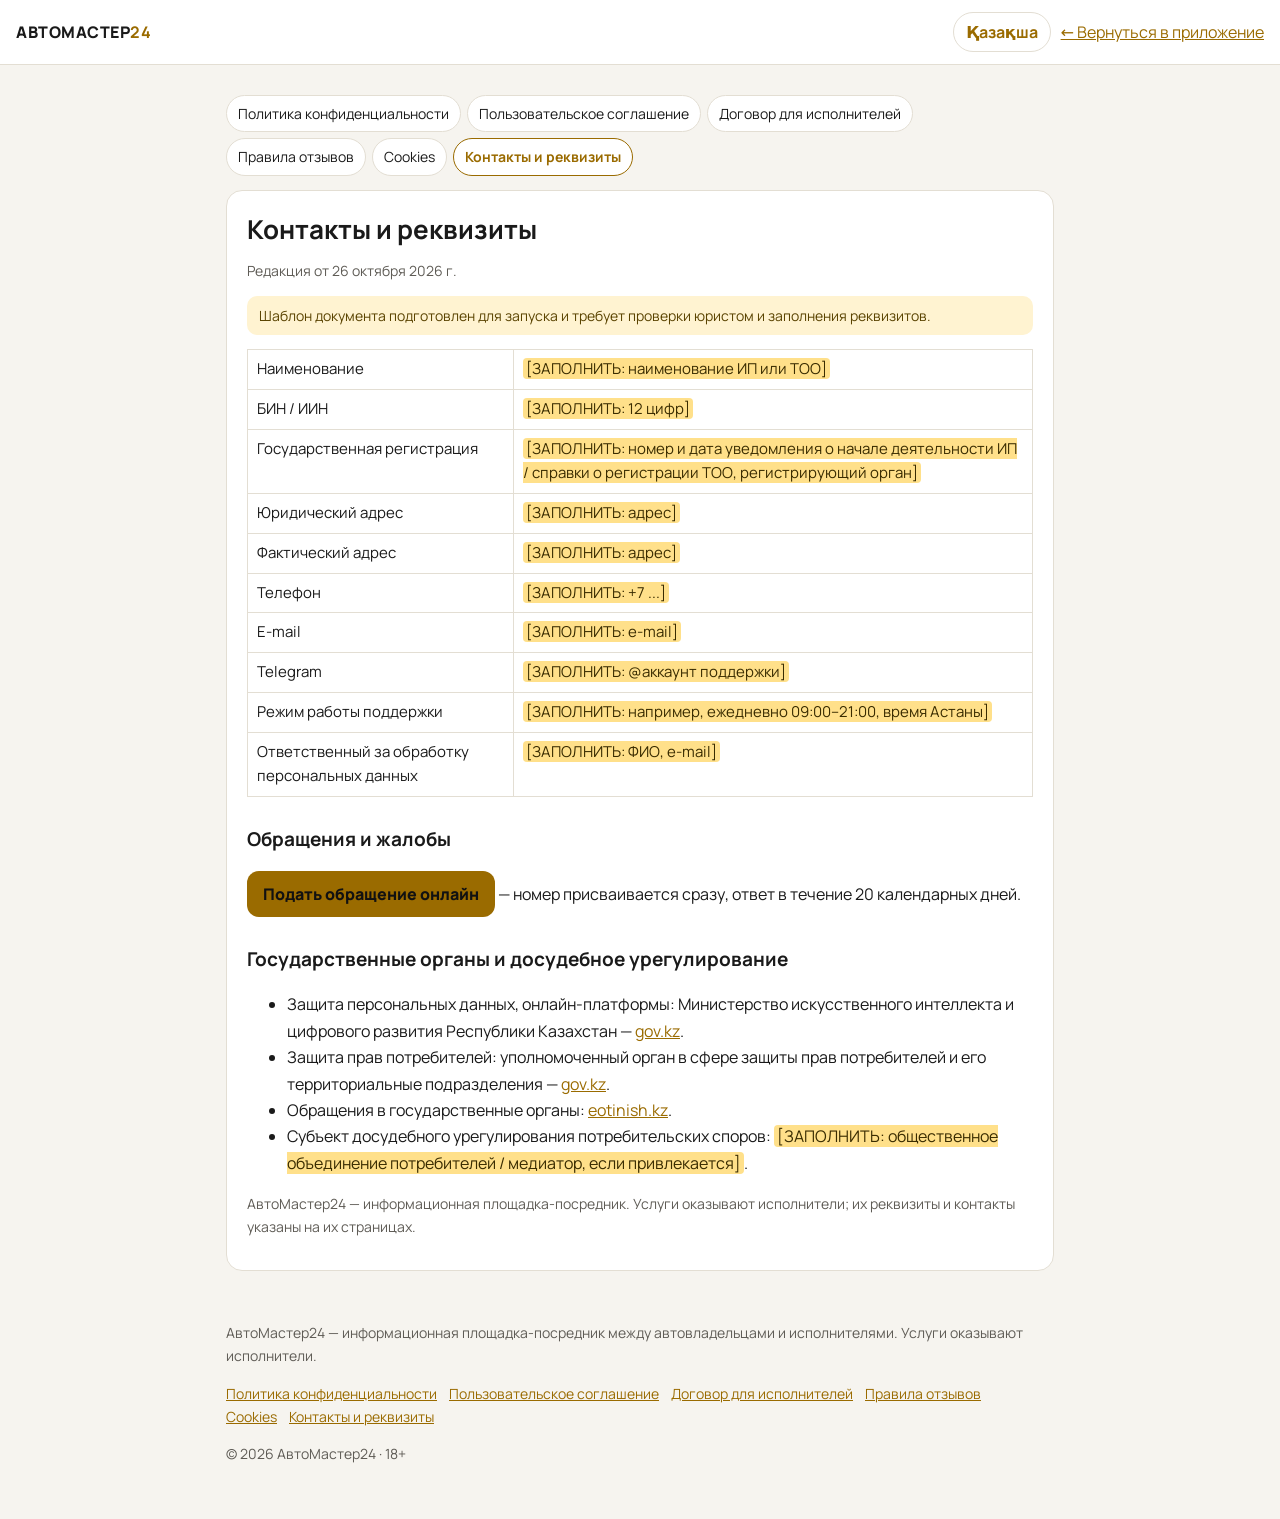
<file: site/legal/contacts.html>
<!doctype html>
<html lang="ru"><head><meta charset="utf-8"><meta name="viewport" content="width=device-width, initial-scale=1">
<title>Контакты и реквизиты — АвтоМастер24</title><meta name="robots" content="index,follow">
<meta name="description" content="Контакты и реквизиты сервиса АвтоМастер24 (Казахстан).">
<link rel="icon" href="../assets/favicon.svg" type="image/svg+xml">
<link rel="alternate" hreflang="kk" href="kk/contacts.html">
<style>@import url("../assets/fonts/fonts.css");
:root{--p:#9a6b00;--bg:#F6F4EF;--s1:#fff;--t:#1a1a1a;--m:#5f5c56;--line:#e3ded3}
@media (prefers-color-scheme:dark){:root{--p:#E8B84B;--bg:#0F0F0F;--s1:#181818;--t:#f2f2f2;--m:#a7a7a7;--line:#2a2a2a}}
*{box-sizing:border-box}body{margin:0;background:var(--bg);color:var(--t);font:16px/1.65 Manrope,system-ui,sans-serif}
a{color:var(--p)}.wrap{max-width:860px;margin:0 auto;padding:16px}
header{display:flex;gap:10px;align-items:center;flex-wrap:wrap;padding:12px 16px;border-bottom:1px solid var(--line);background:var(--s1);position:sticky;top:0}
.logo{font-weight:800;letter-spacing:.5px;color:var(--t);text-decoration:none;margin-right:auto}.logo b{color:var(--p)}
.lang{padding:6px 12px;border:1px solid var(--line);border-radius:999px;text-decoration:none;font-weight:700}
nav.docs{display:flex;gap:6px;flex-wrap:wrap;margin:14px 0}nav.docs a{padding:6px 11px;border-radius:999px;background:var(--s1);border:1px solid var(--line);text-decoration:none;font-size:14px;color:var(--t)}nav.docs a[aria-current]{border-color:var(--p);color:var(--p);font-weight:700}
article{background:var(--s1);border:1px solid var(--line);border-radius:16px;padding:18px 20px}
h1{font-size:26px;line-height:1.2;margin:.2em 0}h2{font-size:19px;margin:1.4em 0 .4em}.ver{color:var(--m);font-size:14px}
.lead{font-size:17px;padding:12px 14px;border-left:4px solid var(--p);background:color-mix(in srgb,var(--p) 8%,transparent);border-radius:8px}
.summary{border:1px solid var(--p);border-radius:12px;padding:4px 16px;margin:12px 0}
table{border-collapse:collapse;width:100%;margin:10px 0;font-size:15px}td,th{border:1px solid var(--line);padding:7px 9px;text-align:left;vertical-align:top}th{background:color-mix(in srgb,var(--p) 10%,transparent)}
mark.fill{background:#ffe08a;color:#3a2c00;padding:0 3px;border-radius:4px}
.mono{font-family:'JetBrains Mono',monospace;font-size:13px}.muted{color:var(--m)}.small{font-size:14px}
.btn{display:inline-block;padding:10px 16px;border-radius:12px;background:var(--p);color:#111!important;font-weight:800;text-decoration:none}
footer{color:var(--m);font-size:14px;padding:20px 16px 40px;max-width:860px;margin:0 auto}footer a{margin-right:12px;display:inline-block}
.note{background:#fff3d1;color:#5a4300;border-radius:10px;padding:8px 12px;font-size:14px}
:focus-visible{outline:3px solid var(--p);outline-offset:2px}.skip{position:absolute;left:-999px}.skip:focus{left:8px;top:8px;background:var(--p);color:#111;padding:6px 10px;z-index:9}
@media print{header,nav.docs,footer{display:none}article{border:0}}</style></head>
<body><a class="skip" href="#doc">К содержимому</a>
<header><a class="logo" href="../">АВТОМАСТЕР<b>24</b></a><a class="lang" href="kk/contacts.html" lang="kk">Қазақша</a><a href="../">← Вернуться в приложение</a></header>
<div class="wrap"><nav class="docs" aria-label="Документы"><a href="privacy.html">Политика конфиденциальности</a><a href="terms.html">Пользовательское соглашение</a><a href="offer.html">Договор для исполнителей</a><a href="reviews.html">Правила отзывов</a><a href="cookies.html">Cookies</a><a href="contacts.html" aria-current="page">Контакты и реквизиты</a></nav>
<article id="doc"><h1>Контакты и реквизиты</h1><p class="ver">Редакция от 26 октября 2026 г.</p><p class="note">Шаблон документа подготовлен для запуска и требует проверки юристом и заполнения реквизитов.</p>
<table class="req">
<tr><td>Наименование</td><td><mark class="fill">[ЗАПОЛНИТЬ: наименование ИП или ТОО]</mark></td></tr>
<tr><td>БИН / ИИН</td><td><mark class="fill">[ЗАПОЛНИТЬ: 12 цифр]</mark></td></tr>
<tr><td>Государственная регистрация</td><td><mark class="fill">[ЗАПОЛНИТЬ: номер и дата уведомления о начале деятельности ИП / справки о регистрации ТОО, регистрирующий орган]</mark></td></tr>
<tr><td>Юридический адрес</td><td><mark class="fill">[ЗАПОЛНИТЬ: адрес]</mark></td></tr>
<tr><td>Фактический адрес</td><td><mark class="fill">[ЗАПОЛНИТЬ: адрес]</mark></td></tr>
<tr><td>Телефон</td><td><mark class="fill">[ЗАПОЛНИТЬ: +7 ...]</mark></td></tr>
<tr><td>E-mail</td><td><mark class="fill">[ЗАПОЛНИТЬ: e-mail]</mark></td></tr>
<tr><td>Telegram</td><td><mark class="fill">[ЗАПОЛНИТЬ: @аккаунт поддержки]</mark></td></tr>
<tr><td>Режим работы поддержки</td><td><mark class="fill">[ЗАПОЛНИТЬ: например, ежедневно 09:00–21:00, время Астаны]</mark></td></tr>
<tr><td>Ответственный за обработку персональных данных</td><td><mark class="fill">[ЗАПОЛНИТЬ: ФИО, e-mail]</mark></td></tr>
</table>
<h2>Обращения и жалобы</h2>
<p><a class="btn" href="../#/complaint">Подать обращение онлайн</a> — номер присваивается сразу, ответ в течение 20 календарных дней.</p>
<h2>Государственные органы и досудебное урегулирование</h2>
<ul><li>Защита персональных данных, онлайн-платформы: Министерство искусственного интеллекта и цифрового развития Республики Казахстан — <a href="https://www.gov.kz" rel="noopener" target="_blank">gov.kz</a>.</li>
<li>Защита прав потребителей: уполномоченный орган в сфере защиты прав потребителей и его территориальные подразделения — <a href="https://www.gov.kz" rel="noopener" target="_blank">gov.kz</a>.</li>
<li>Обращения в государственные органы: <a href="https://eotinish.kz" rel="noopener" target="_blank">eotinish.kz</a>.</li>
<li>Субъект досудебного урегулирования потребительских споров: <mark class="fill">[ЗАПОЛНИТЬ: общественное объединение потребителей / медиатор, если привлекается]</mark>.</li></ul>
<p class="muted small">АвтоМастер24 — информационная площадка-посредник. Услуги оказывают исполнители; их реквизиты и контакты указаны на их страницах.</p>
</article></div>
<footer><p>АвтоМастер24 — информационная площадка-посредник между автовладельцами и исполнителями. Услуги оказывают исполнители.</p><p><a href="privacy.html">Политика конфиденциальности</a><a href="terms.html">Пользовательское соглашение</a><a href="offer.html">Договор для исполнителей</a><a href="reviews.html">Правила отзывов</a><a href="cookies.html">Cookies</a><a href="contacts.html">Контакты и реквизиты</a></p><p>© 2026 АвтоМастер24 · 18+</p></footer>
</body></html>
</file>
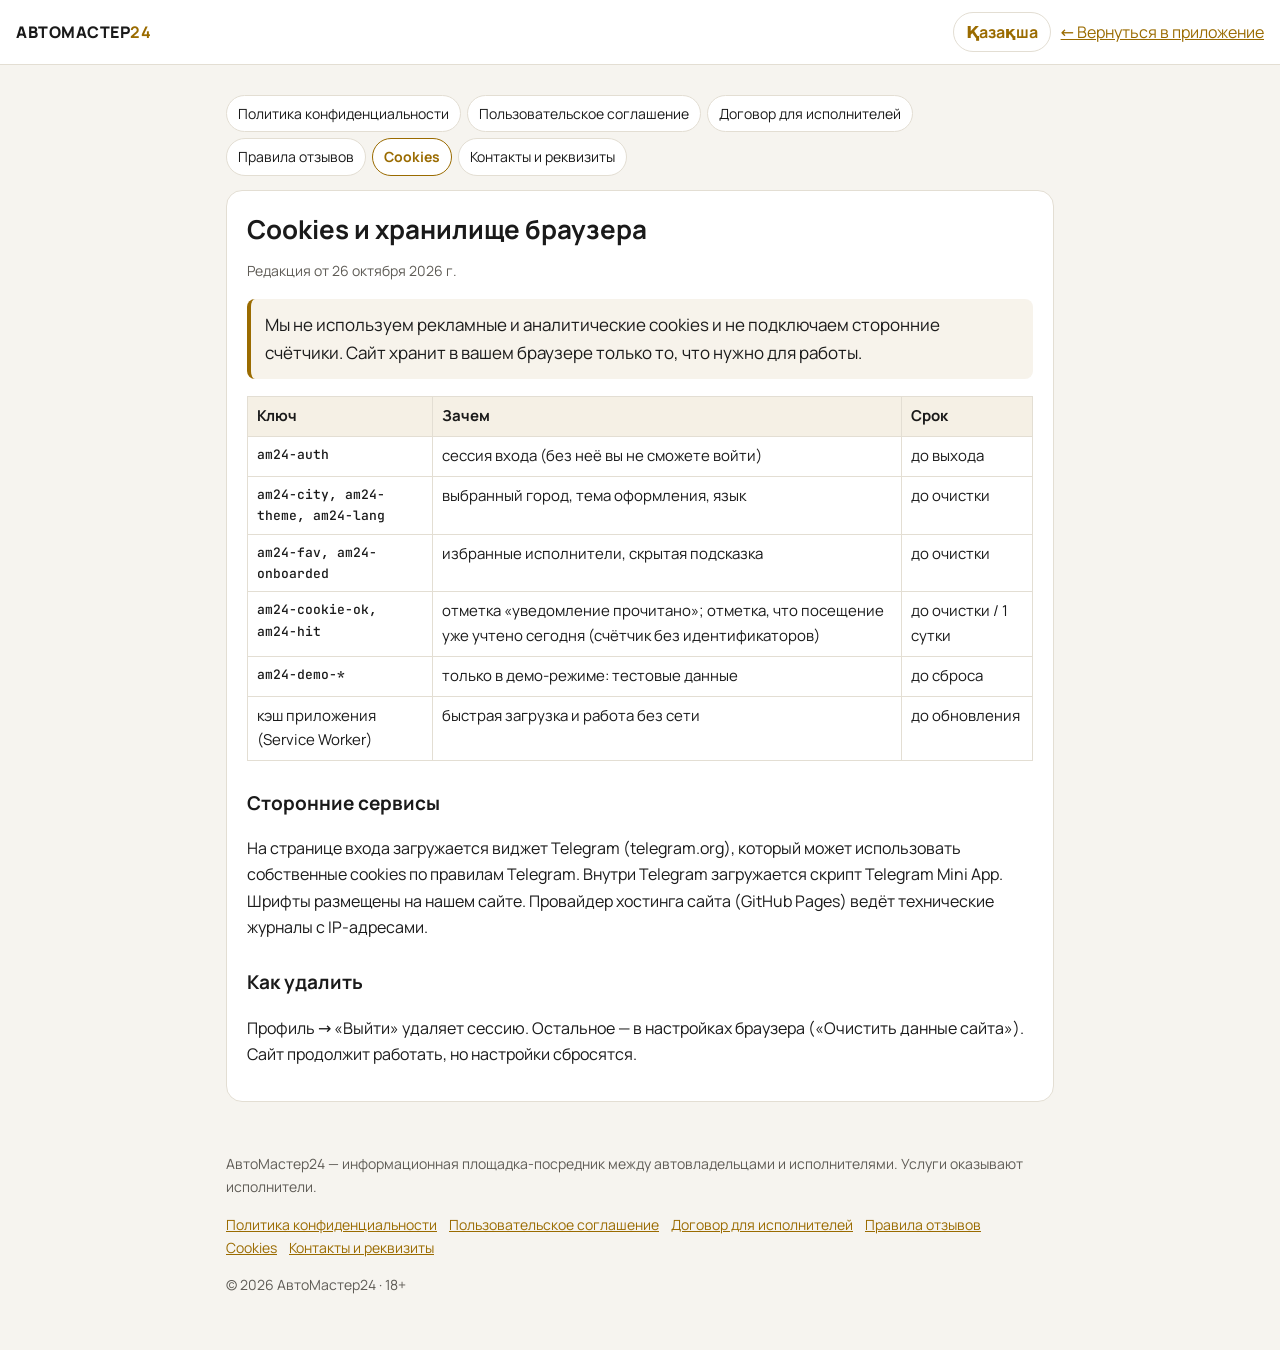
<file: site/legal/cookies.html>
<!doctype html>
<html lang="ru"><head><meta charset="utf-8"><meta name="viewport" content="width=device-width, initial-scale=1">
<title>Cookies и хранилище браузера — АвтоМастер24</title><meta name="robots" content="index,follow">
<meta name="description" content="Cookies и хранилище браузера сервиса АвтоМастер24 (Казахстан).">
<link rel="icon" href="../assets/favicon.svg" type="image/svg+xml">
<link rel="alternate" hreflang="kk" href="kk/cookies.html">
<style>@import url("../assets/fonts/fonts.css");
:root{--p:#9a6b00;--bg:#F6F4EF;--s1:#fff;--t:#1a1a1a;--m:#5f5c56;--line:#e3ded3}
@media (prefers-color-scheme:dark){:root{--p:#E8B84B;--bg:#0F0F0F;--s1:#181818;--t:#f2f2f2;--m:#a7a7a7;--line:#2a2a2a}}
*{box-sizing:border-box}body{margin:0;background:var(--bg);color:var(--t);font:16px/1.65 Manrope,system-ui,sans-serif}
a{color:var(--p)}.wrap{max-width:860px;margin:0 auto;padding:16px}
header{display:flex;gap:10px;align-items:center;flex-wrap:wrap;padding:12px 16px;border-bottom:1px solid var(--line);background:var(--s1);position:sticky;top:0}
.logo{font-weight:800;letter-spacing:.5px;color:var(--t);text-decoration:none;margin-right:auto}.logo b{color:var(--p)}
.lang{padding:6px 12px;border:1px solid var(--line);border-radius:999px;text-decoration:none;font-weight:700}
nav.docs{display:flex;gap:6px;flex-wrap:wrap;margin:14px 0}nav.docs a{padding:6px 11px;border-radius:999px;background:var(--s1);border:1px solid var(--line);text-decoration:none;font-size:14px;color:var(--t)}nav.docs a[aria-current]{border-color:var(--p);color:var(--p);font-weight:700}
article{background:var(--s1);border:1px solid var(--line);border-radius:16px;padding:18px 20px}
h1{font-size:26px;line-height:1.2;margin:.2em 0}h2{font-size:19px;margin:1.4em 0 .4em}.ver{color:var(--m);font-size:14px}
.lead{font-size:17px;padding:12px 14px;border-left:4px solid var(--p);background:color-mix(in srgb,var(--p) 8%,transparent);border-radius:8px}
.summary{border:1px solid var(--p);border-radius:12px;padding:4px 16px;margin:12px 0}
table{border-collapse:collapse;width:100%;margin:10px 0;font-size:15px}td,th{border:1px solid var(--line);padding:7px 9px;text-align:left;vertical-align:top}th{background:color-mix(in srgb,var(--p) 10%,transparent)}
mark.fill{background:#ffe08a;color:#3a2c00;padding:0 3px;border-radius:4px}
.mono{font-family:'JetBrains Mono',monospace;font-size:13px}.muted{color:var(--m)}.small{font-size:14px}
.btn{display:inline-block;padding:10px 16px;border-radius:12px;background:var(--p);color:#111!important;font-weight:800;text-decoration:none}
footer{color:var(--m);font-size:14px;padding:20px 16px 40px;max-width:860px;margin:0 auto}footer a{margin-right:12px;display:inline-block}
.note{background:#fff3d1;color:#5a4300;border-radius:10px;padding:8px 12px;font-size:14px}
:focus-visible{outline:3px solid var(--p);outline-offset:2px}.skip{position:absolute;left:-999px}.skip:focus{left:8px;top:8px;background:var(--p);color:#111;padding:6px 10px;z-index:9}
@media print{header,nav.docs,footer{display:none}article{border:0}}</style></head>
<body><a class="skip" href="#doc">К содержимому</a>
<header><a class="logo" href="../">АВТОМАСТЕР<b>24</b></a><a class="lang" href="kk/cookies.html" lang="kk">Қазақша</a><a href="../">← Вернуться в приложение</a></header>
<div class="wrap"><nav class="docs" aria-label="Документы"><a href="privacy.html">Политика конфиденциальности</a><a href="terms.html">Пользовательское соглашение</a><a href="offer.html">Договор для исполнителей</a><a href="reviews.html">Правила отзывов</a><a href="cookies.html" aria-current="page">Cookies</a><a href="contacts.html">Контакты и реквизиты</a></nav>
<article id="doc"><h1>Cookies и хранилище браузера</h1><p class="ver">Редакция от 26 октября 2026 г.</p>
<p class="lead">Мы не используем рекламные и аналитические cookies и не подключаем сторонние счётчики. Сайт хранит в вашем браузере только то, что нужно для работы.</p>
<table><tr><th>Ключ</th><th>Зачем</th><th>Срок</th></tr>
<tr><td class="mono">am24-auth</td><td>сессия входа (без неё вы не сможете войти)</td><td>до выхода</td></tr>
<tr><td class="mono">am24-city, am24-theme, am24-lang</td><td>выбранный город, тема оформления, язык</td><td>до очистки</td></tr>
<tr><td class="mono">am24-fav, am24-onboarded</td><td>избранные исполнители, скрытая подсказка</td><td>до очистки</td></tr>
<tr><td class="mono">am24-cookie-ok, am24-hit</td><td>отметка «уведомление прочитано»; отметка, что посещение уже учтено сегодня (счётчик без идентификаторов)</td><td>до очистки / 1 сутки</td></tr>
<tr><td class="mono">am24-demo-*</td><td>только в демо-режиме: тестовые данные</td><td>до сброса</td></tr>
<tr><td>кэш приложения (Service Worker)</td><td>быстрая загрузка и работа без сети</td><td>до обновления</td></tr></table>
<h2>Сторонние сервисы</h2>
<p>На странице входа загружается виджет Telegram (telegram.org), который может использовать собственные cookies по правилам Telegram. Внутри Telegram загружается скрипт Telegram Mini App. Шрифты размещены на нашем сайте. Провайдер хостинга сайта (GitHub Pages) ведёт технические журналы с IP-адресами.</p>
<h2>Как удалить</h2>
<p>Профиль → «Выйти» удаляет сессию. Остальное — в настройках браузера («Очистить данные сайта»). Сайт продолжит работать, но настройки сбросятся.</p>
</article></div>
<footer><p>АвтоМастер24 — информационная площадка-посредник между автовладельцами и исполнителями. Услуги оказывают исполнители.</p><p><a href="privacy.html">Политика конфиденциальности</a><a href="terms.html">Пользовательское соглашение</a><a href="offer.html">Договор для исполнителей</a><a href="reviews.html">Правила отзывов</a><a href="cookies.html">Cookies</a><a href="contacts.html">Контакты и реквизиты</a></p><p>© 2026 АвтоМастер24 · 18+</p></footer>
</body></html>
</file>
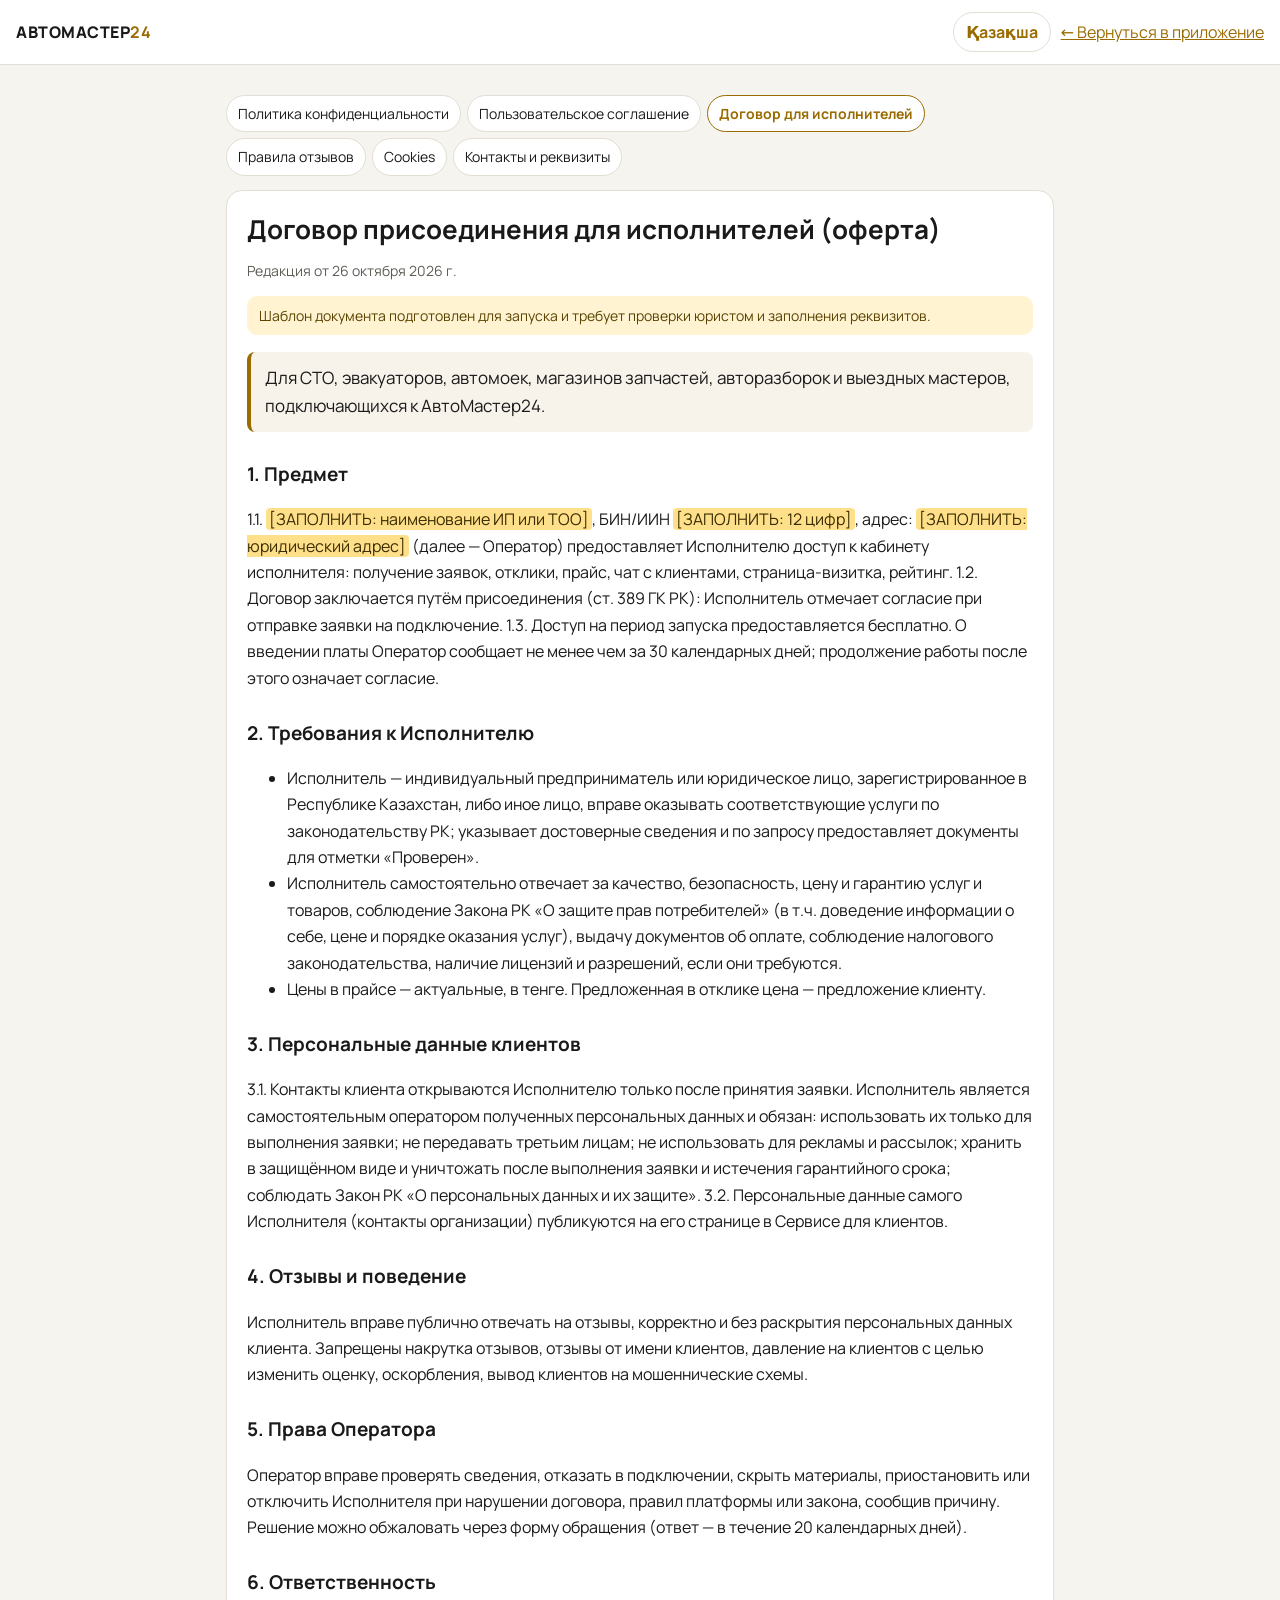
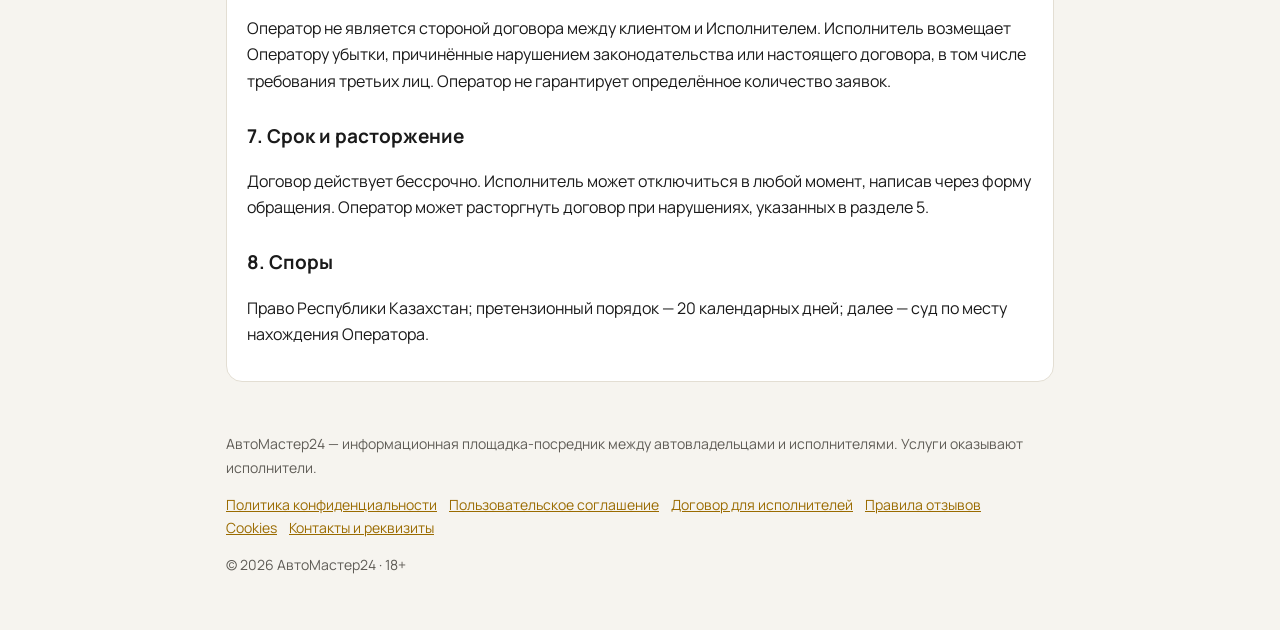
<file: site/legal/offer.html>
<!doctype html>
<html lang="ru"><head><meta charset="utf-8"><meta name="viewport" content="width=device-width, initial-scale=1">
<title>Договор присоединения для исполнителей (оферта) — АвтоМастер24</title><meta name="robots" content="index,follow">
<meta name="description" content="Договор присоединения для исполнителей (оферта) сервиса АвтоМастер24 (Казахстан).">
<link rel="icon" href="../assets/favicon.svg" type="image/svg+xml">
<link rel="alternate" hreflang="kk" href="kk/offer.html">
<style>@import url("../assets/fonts/fonts.css");
:root{--p:#9a6b00;--bg:#F6F4EF;--s1:#fff;--t:#1a1a1a;--m:#5f5c56;--line:#e3ded3}
@media (prefers-color-scheme:dark){:root{--p:#E8B84B;--bg:#0F0F0F;--s1:#181818;--t:#f2f2f2;--m:#a7a7a7;--line:#2a2a2a}}
*{box-sizing:border-box}body{margin:0;background:var(--bg);color:var(--t);font:16px/1.65 Manrope,system-ui,sans-serif}
a{color:var(--p)}.wrap{max-width:860px;margin:0 auto;padding:16px}
header{display:flex;gap:10px;align-items:center;flex-wrap:wrap;padding:12px 16px;border-bottom:1px solid var(--line);background:var(--s1);position:sticky;top:0}
.logo{font-weight:800;letter-spacing:.5px;color:var(--t);text-decoration:none;margin-right:auto}.logo b{color:var(--p)}
.lang{padding:6px 12px;border:1px solid var(--line);border-radius:999px;text-decoration:none;font-weight:700}
nav.docs{display:flex;gap:6px;flex-wrap:wrap;margin:14px 0}nav.docs a{padding:6px 11px;border-radius:999px;background:var(--s1);border:1px solid var(--line);text-decoration:none;font-size:14px;color:var(--t)}nav.docs a[aria-current]{border-color:var(--p);color:var(--p);font-weight:700}
article{background:var(--s1);border:1px solid var(--line);border-radius:16px;padding:18px 20px}
h1{font-size:26px;line-height:1.2;margin:.2em 0}h2{font-size:19px;margin:1.4em 0 .4em}.ver{color:var(--m);font-size:14px}
.lead{font-size:17px;padding:12px 14px;border-left:4px solid var(--p);background:color-mix(in srgb,var(--p) 8%,transparent);border-radius:8px}
.summary{border:1px solid var(--p);border-radius:12px;padding:4px 16px;margin:12px 0}
table{border-collapse:collapse;width:100%;margin:10px 0;font-size:15px}td,th{border:1px solid var(--line);padding:7px 9px;text-align:left;vertical-align:top}th{background:color-mix(in srgb,var(--p) 10%,transparent)}
mark.fill{background:#ffe08a;color:#3a2c00;padding:0 3px;border-radius:4px}
.mono{font-family:'JetBrains Mono',monospace;font-size:13px}.muted{color:var(--m)}.small{font-size:14px}
.btn{display:inline-block;padding:10px 16px;border-radius:12px;background:var(--p);color:#111!important;font-weight:800;text-decoration:none}
footer{color:var(--m);font-size:14px;padding:20px 16px 40px;max-width:860px;margin:0 auto}footer a{margin-right:12px;display:inline-block}
.note{background:#fff3d1;color:#5a4300;border-radius:10px;padding:8px 12px;font-size:14px}
:focus-visible{outline:3px solid var(--p);outline-offset:2px}.skip{position:absolute;left:-999px}.skip:focus{left:8px;top:8px;background:var(--p);color:#111;padding:6px 10px;z-index:9}
@media print{header,nav.docs,footer{display:none}article{border:0}}</style></head>
<body><a class="skip" href="#doc">К содержимому</a>
<header><a class="logo" href="../">АВТОМАСТЕР<b>24</b></a><a class="lang" href="kk/offer.html" lang="kk">Қазақша</a><a href="../">← Вернуться в приложение</a></header>
<div class="wrap"><nav class="docs" aria-label="Документы"><a href="privacy.html">Политика конфиденциальности</a><a href="terms.html">Пользовательское соглашение</a><a href="offer.html" aria-current="page">Договор для исполнителей</a><a href="reviews.html">Правила отзывов</a><a href="cookies.html">Cookies</a><a href="contacts.html">Контакты и реквизиты</a></nav>
<article id="doc"><h1>Договор присоединения для исполнителей (оферта)</h1><p class="ver">Редакция от 26 октября 2026 г.</p><p class="note">Шаблон документа подготовлен для запуска и требует проверки юристом и заполнения реквизитов.</p>
<p class="lead">Для СТО, эвакуаторов, автомоек, магазинов запчастей, авторазборок и выездных мастеров, подключающихся к АвтоМастер24.</p>
<h2>1. Предмет</h2>
<p>1.1. <mark class="fill">[ЗАПОЛНИТЬ: наименование ИП или ТОО]</mark>, БИН/ИИН <mark class="fill">[ЗАПОЛНИТЬ: 12 цифр]</mark>, адрес: <mark class="fill">[ЗАПОЛНИТЬ: юридический адрес]</mark> (далее — Оператор) предоставляет Исполнителю доступ к кабинету исполнителя: получение заявок, отклики, прайс, чат с клиентами, страница-визитка, рейтинг. 1.2. Договор заключается путём присоединения (ст. 389 ГК РК): Исполнитель отмечает согласие при отправке заявки на подключение. 1.3. Доступ на период запуска предоставляется бесплатно. О введении платы Оператор сообщает не менее чем за 30 календарных дней; продолжение работы после этого означает согласие.</p>
<h2>2. Требования к Исполнителю</h2>
<ul><li>Исполнитель — индивидуальный предприниматель или юридическое лицо, зарегистрированное в Республике Казахстан, либо иное лицо, вправе оказывать соответствующие услуги по законодательству РК; указывает достоверные сведения и по запросу предоставляет документы для отметки «Проверен».</li>
<li>Исполнитель самостоятельно отвечает за качество, безопасность, цену и гарантию услуг и товаров, соблюдение Закона РК «О защите прав потребителей» (в т.ч. доведение информации о себе, цене и порядке оказания услуг), выдачу документов об оплате, соблюдение налогового законодательства, наличие лицензий и разрешений, если они требуются.</li>
<li>Цены в прайсе — актуальные, в тенге. Предложенная в отклике цена — предложение клиенту.</li></ul>
<h2>3. Персональные данные клиентов</h2>
<p>3.1. Контакты клиента открываются Исполнителю только после принятия заявки. Исполнитель является самостоятельным оператором полученных персональных данных и обязан: использовать их только для выполнения заявки; не передавать третьим лицам; не использовать для рекламы и рассылок; хранить в защищённом виде и уничтожать после выполнения заявки и истечения гарантийного срока; соблюдать Закон РК «О персональных данных и их защите». 3.2. Персональные данные самого Исполнителя (контакты организации) публикуются на его странице в Сервисе для клиентов.</p>
<h2>4. Отзывы и поведение</h2>
<p>Исполнитель вправе публично отвечать на отзывы, корректно и без раскрытия персональных данных клиента. Запрещены накрутка отзывов, отзывы от имени клиентов, давление на клиентов с целью изменить оценку, оскорбления, вывод клиентов на мошеннические схемы.</p>
<h2>5. Права Оператора</h2>
<p>Оператор вправе проверять сведения, отказать в подключении, скрыть материалы, приостановить или отключить Исполнителя при нарушении договора, правил платформы или закона, сообщив причину. Решение можно обжаловать через форму обращения (ответ — в течение 20 календарных дней).</p>
<h2>6. Ответственность</h2>
<p>Оператор не является стороной договора между клиентом и Исполнителем. Исполнитель возмещает Оператору убытки, причинённые нарушением законодательства или настоящего договора, в том числе требования третьих лиц. Оператор не гарантирует определённое количество заявок.</p>
<h2>7. Срок и расторжение</h2>
<p>Договор действует бессрочно. Исполнитель может отключиться в любой момент, написав через форму обращения. Оператор может расторгнуть договор при нарушениях, указанных в разделе 5.</p>
<h2>8. Споры</h2>
<p>Право Республики Казахстан; претензионный порядок — 20 календарных дней; далее — суд по месту нахождения Оператора.</p>
</article></div>
<footer><p>АвтоМастер24 — информационная площадка-посредник между автовладельцами и исполнителями. Услуги оказывают исполнители.</p><p><a href="privacy.html">Политика конфиденциальности</a><a href="terms.html">Пользовательское соглашение</a><a href="offer.html">Договор для исполнителей</a><a href="reviews.html">Правила отзывов</a><a href="cookies.html">Cookies</a><a href="contacts.html">Контакты и реквизиты</a></p><p>© 2026 АвтоМастер24 · 18+</p></footer>
</body></html>
</file>
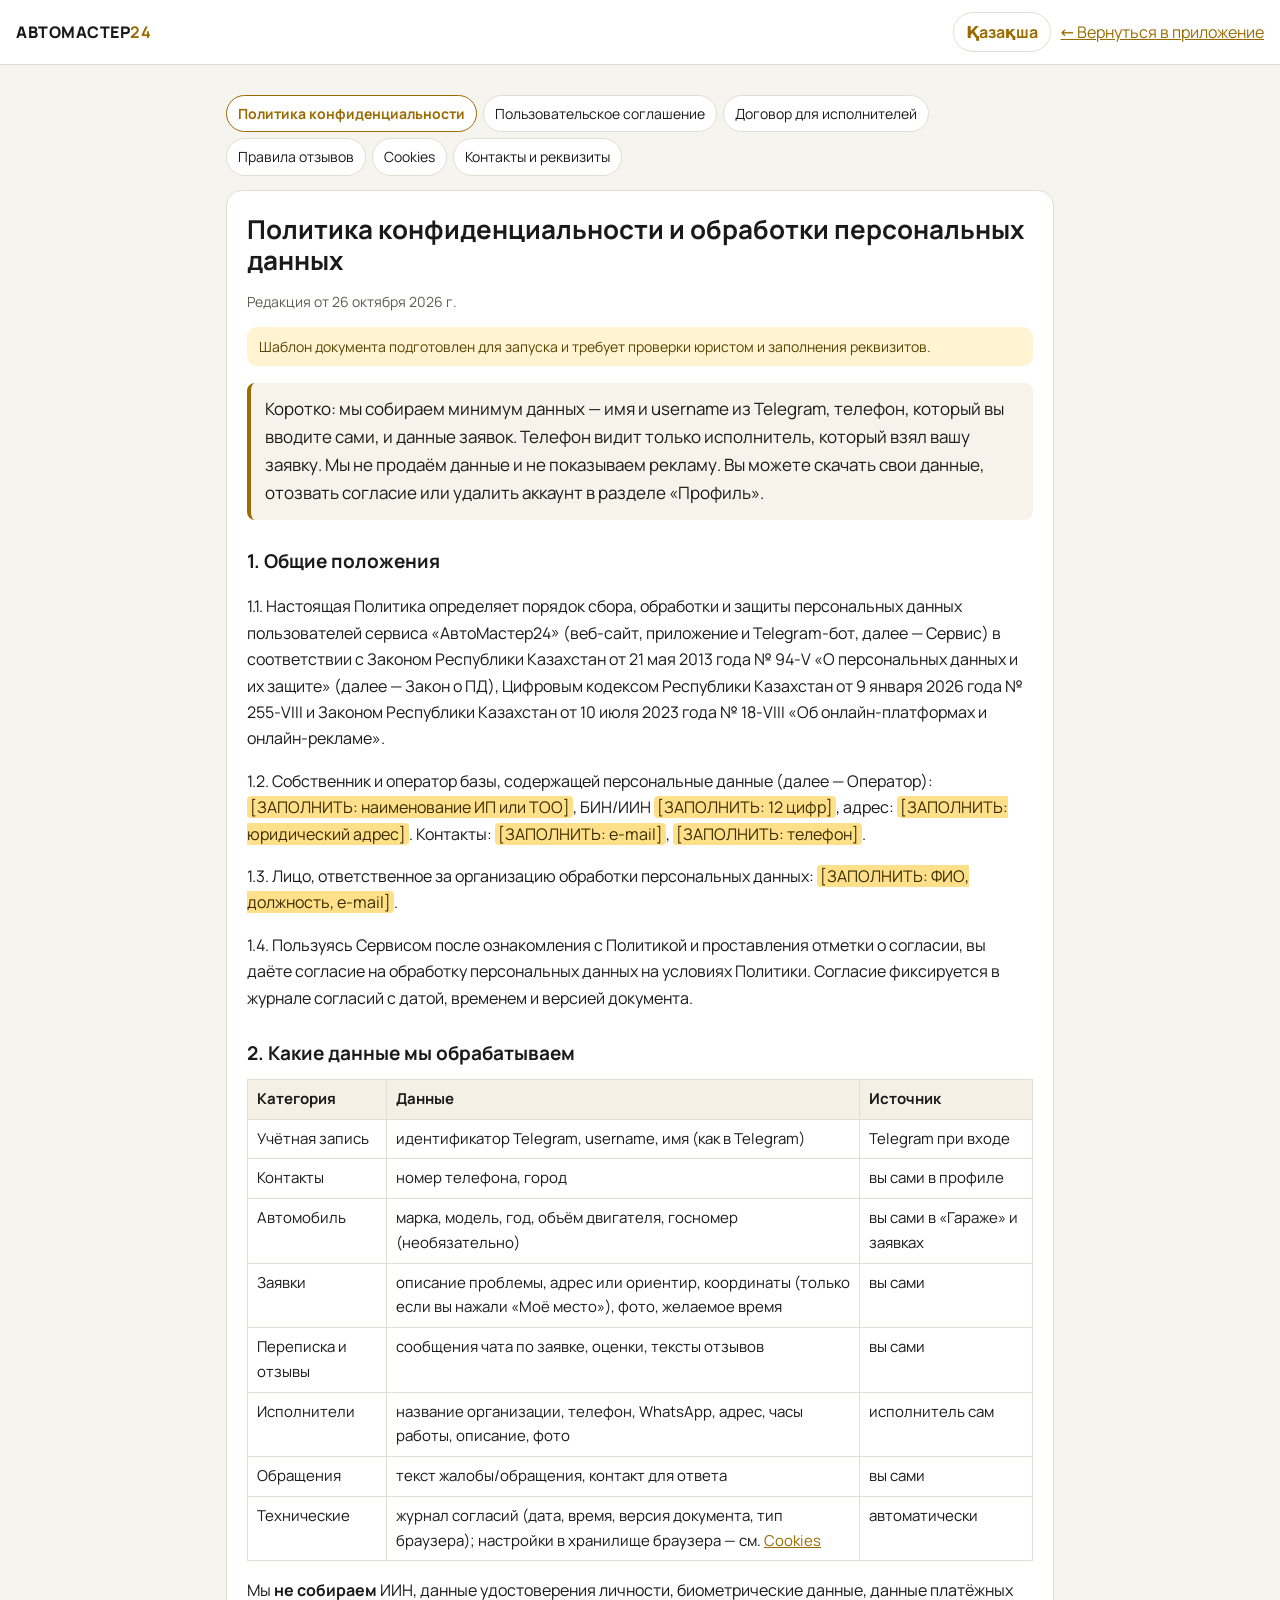
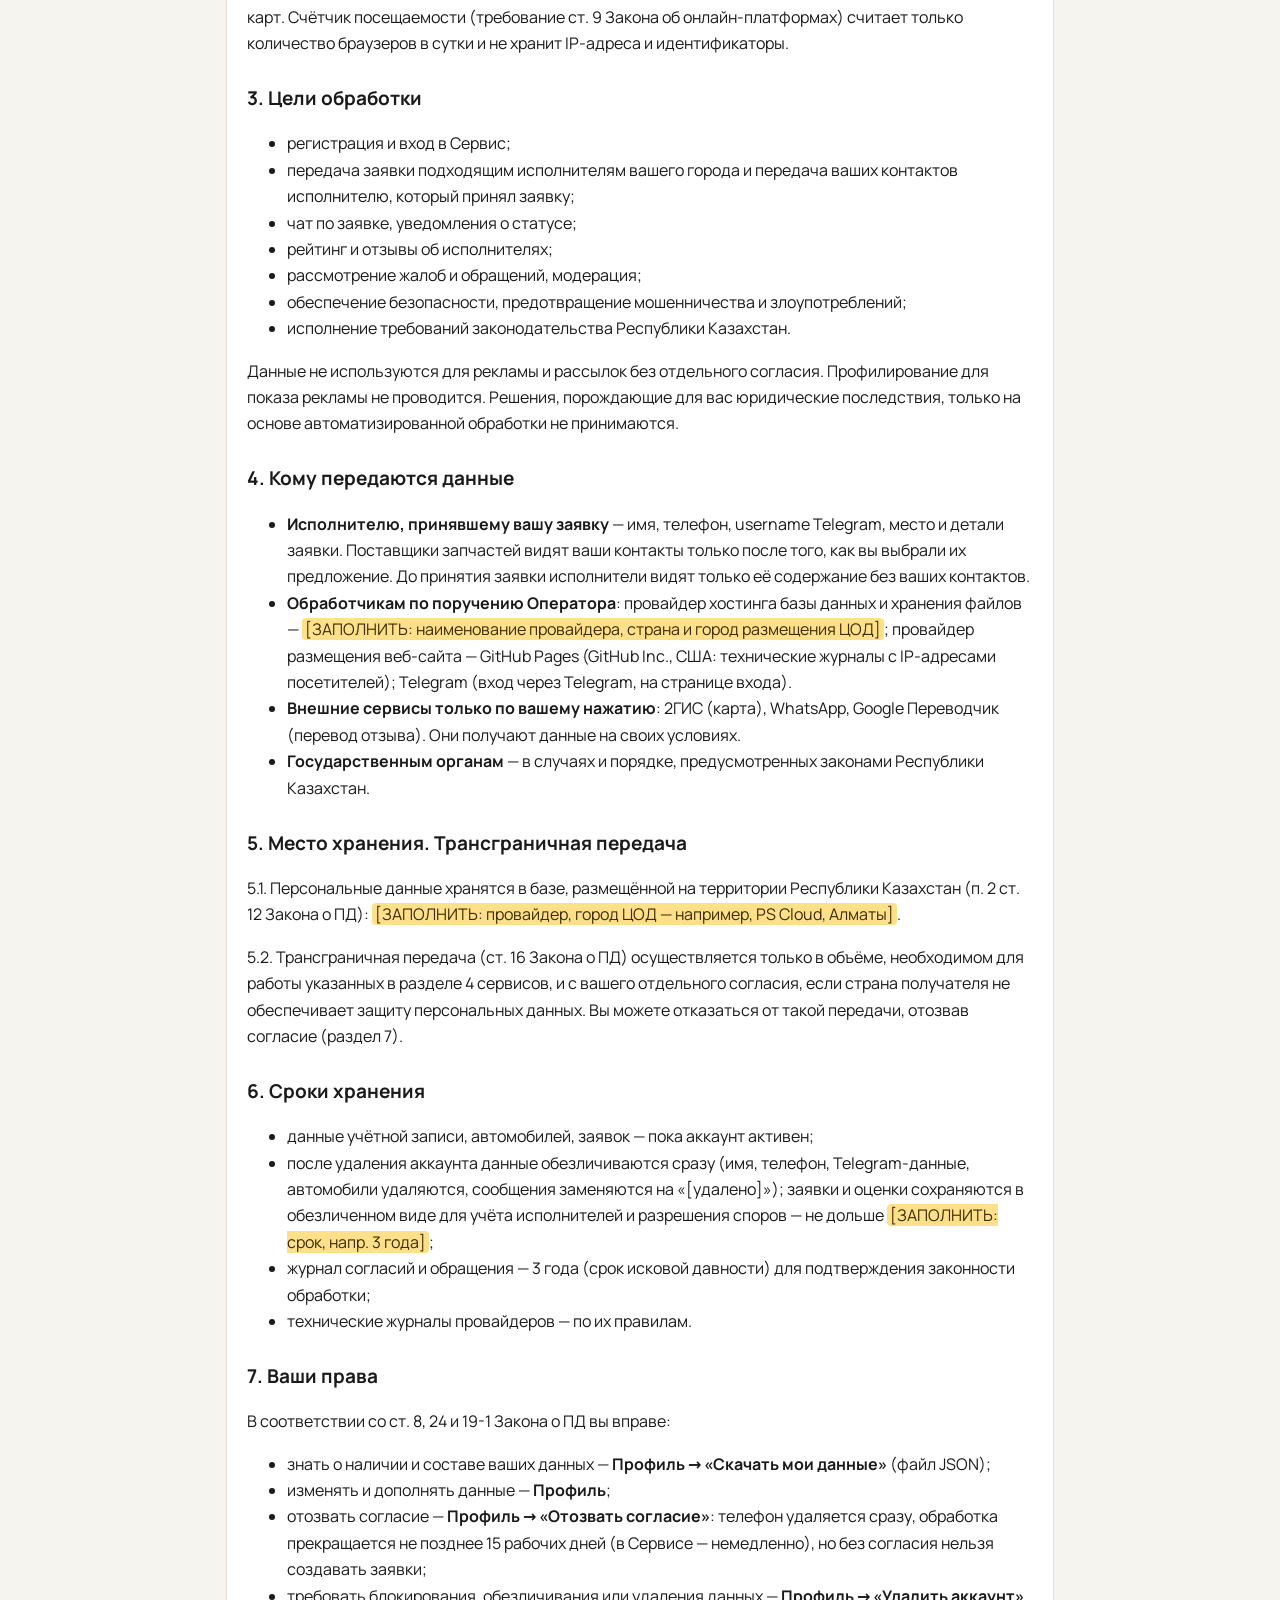
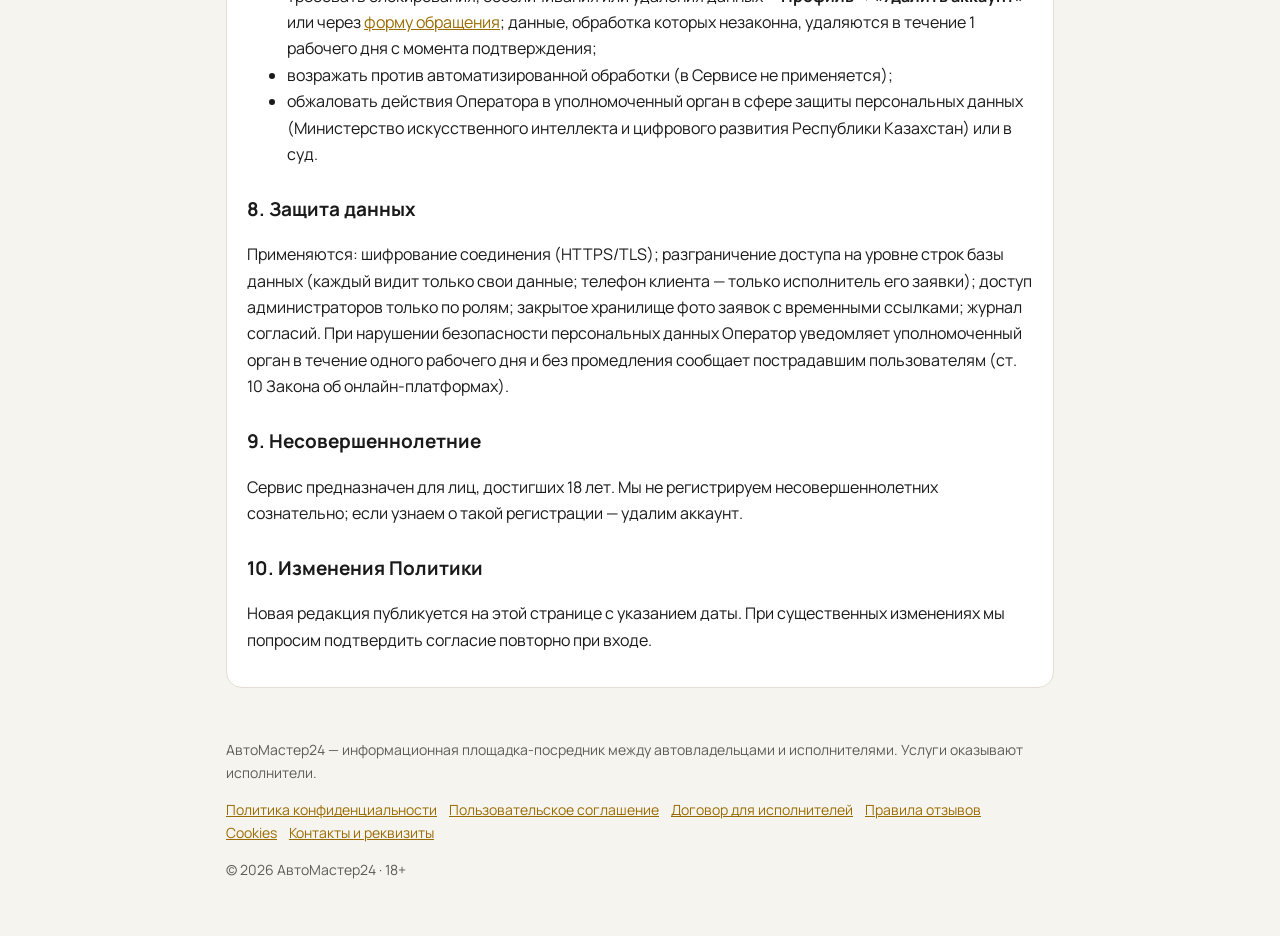
<file: site/legal/privacy.html>
<!doctype html>
<html lang="ru"><head><meta charset="utf-8"><meta name="viewport" content="width=device-width, initial-scale=1">
<title>Политика конфиденциальности и обработки персональных данных — АвтоМастер24</title><meta name="robots" content="index,follow">
<meta name="description" content="Политика конфиденциальности и обработки персональных данных сервиса АвтоМастер24 (Казахстан).">
<link rel="icon" href="../assets/favicon.svg" type="image/svg+xml">
<link rel="alternate" hreflang="kk" href="kk/privacy.html">
<style>@import url("../assets/fonts/fonts.css");
:root{--p:#9a6b00;--bg:#F6F4EF;--s1:#fff;--t:#1a1a1a;--m:#5f5c56;--line:#e3ded3}
@media (prefers-color-scheme:dark){:root{--p:#E8B84B;--bg:#0F0F0F;--s1:#181818;--t:#f2f2f2;--m:#a7a7a7;--line:#2a2a2a}}
*{box-sizing:border-box}body{margin:0;background:var(--bg);color:var(--t);font:16px/1.65 Manrope,system-ui,sans-serif}
a{color:var(--p)}.wrap{max-width:860px;margin:0 auto;padding:16px}
header{display:flex;gap:10px;align-items:center;flex-wrap:wrap;padding:12px 16px;border-bottom:1px solid var(--line);background:var(--s1);position:sticky;top:0}
.logo{font-weight:800;letter-spacing:.5px;color:var(--t);text-decoration:none;margin-right:auto}.logo b{color:var(--p)}
.lang{padding:6px 12px;border:1px solid var(--line);border-radius:999px;text-decoration:none;font-weight:700}
nav.docs{display:flex;gap:6px;flex-wrap:wrap;margin:14px 0}nav.docs a{padding:6px 11px;border-radius:999px;background:var(--s1);border:1px solid var(--line);text-decoration:none;font-size:14px;color:var(--t)}nav.docs a[aria-current]{border-color:var(--p);color:var(--p);font-weight:700}
article{background:var(--s1);border:1px solid var(--line);border-radius:16px;padding:18px 20px}
h1{font-size:26px;line-height:1.2;margin:.2em 0}h2{font-size:19px;margin:1.4em 0 .4em}.ver{color:var(--m);font-size:14px}
.lead{font-size:17px;padding:12px 14px;border-left:4px solid var(--p);background:color-mix(in srgb,var(--p) 8%,transparent);border-radius:8px}
.summary{border:1px solid var(--p);border-radius:12px;padding:4px 16px;margin:12px 0}
table{border-collapse:collapse;width:100%;margin:10px 0;font-size:15px}td,th{border:1px solid var(--line);padding:7px 9px;text-align:left;vertical-align:top}th{background:color-mix(in srgb,var(--p) 10%,transparent)}
mark.fill{background:#ffe08a;color:#3a2c00;padding:0 3px;border-radius:4px}
.mono{font-family:'JetBrains Mono',monospace;font-size:13px}.muted{color:var(--m)}.small{font-size:14px}
.btn{display:inline-block;padding:10px 16px;border-radius:12px;background:var(--p);color:#111!important;font-weight:800;text-decoration:none}
footer{color:var(--m);font-size:14px;padding:20px 16px 40px;max-width:860px;margin:0 auto}footer a{margin-right:12px;display:inline-block}
.note{background:#fff3d1;color:#5a4300;border-radius:10px;padding:8px 12px;font-size:14px}
:focus-visible{outline:3px solid var(--p);outline-offset:2px}.skip{position:absolute;left:-999px}.skip:focus{left:8px;top:8px;background:var(--p);color:#111;padding:6px 10px;z-index:9}
@media print{header,nav.docs,footer{display:none}article{border:0}}</style></head>
<body><a class="skip" href="#doc">К содержимому</a>
<header><a class="logo" href="../">АВТОМАСТЕР<b>24</b></a><a class="lang" href="kk/privacy.html" lang="kk">Қазақша</a><a href="../">← Вернуться в приложение</a></header>
<div class="wrap"><nav class="docs" aria-label="Документы"><a href="privacy.html" aria-current="page">Политика конфиденциальности</a><a href="terms.html">Пользовательское соглашение</a><a href="offer.html">Договор для исполнителей</a><a href="reviews.html">Правила отзывов</a><a href="cookies.html">Cookies</a><a href="contacts.html">Контакты и реквизиты</a></nav>
<article id="doc"><h1>Политика конфиденциальности и обработки персональных данных</h1><p class="ver">Редакция от 26 октября 2026 г.</p><p class="note">Шаблон документа подготовлен для запуска и требует проверки юристом и заполнения реквизитов.</p>
<p class="lead">Коротко: мы собираем минимум данных — имя и username из Telegram, телефон, который вы вводите сами, и данные заявок. Телефон видит только исполнитель, который взял вашу заявку. Мы не продаём данные и не показываем рекламу. Вы можете скачать свои данные, отозвать согласие или удалить аккаунт в разделе «Профиль».</p>
<h2>1. Общие положения</h2>
<p>1.1. Настоящая Политика определяет порядок сбора, обработки и защиты персональных данных пользователей сервиса «АвтоМастер24» (веб-сайт, приложение и Telegram-бот, далее — Сервис) в соответствии с Законом Республики Казахстан от 21 мая 2013 года № 94-V «О персональных данных и их защите» (далее — Закон о ПД), Цифровым кодексом Республики Казахстан от 9 января 2026 года № 255-VIII и Законом Республики Казахстан от 10 июля 2023 года № 18-VIII «Об онлайн-платформах и онлайн-рекламе».</p>
<p>1.2. Собственник и оператор базы, содержащей персональные данные (далее — Оператор): <mark class="fill">[ЗАПОЛНИТЬ: наименование ИП или ТОО]</mark>, БИН/ИИН <mark class="fill">[ЗАПОЛНИТЬ: 12 цифр]</mark>, адрес: <mark class="fill">[ЗАПОЛНИТЬ: юридический адрес]</mark>. Контакты: <mark class="fill">[ЗАПОЛНИТЬ: e-mail]</mark>, <mark class="fill">[ЗАПОЛНИТЬ: телефон]</mark>.</p>
<p>1.3. Лицо, ответственное за организацию обработки персональных данных: <mark class="fill">[ЗАПОЛНИТЬ: ФИО, должность, e-mail]</mark>.</p>
<p>1.4. Пользуясь Сервисом после ознакомления с Политикой и проставления отметки о согласии, вы даёте согласие на обработку персональных данных на условиях Политики. Согласие фиксируется в журнале согласий с датой, временем и версией документа.</p>
<h2>2. Какие данные мы обрабатываем</h2>
<table><tr><th>Категория</th><th>Данные</th><th>Источник</th></tr>
<tr><td>Учётная запись</td><td>идентификатор Telegram, username, имя (как в Telegram)</td><td>Telegram при входе</td></tr>
<tr><td>Контакты</td><td>номер телефона, город</td><td>вы сами в профиле</td></tr>
<tr><td>Автомобиль</td><td>марка, модель, год, объём двигателя, госномер (необязательно)</td><td>вы сами в «Гараже» и заявках</td></tr>
<tr><td>Заявки</td><td>описание проблемы, адрес или ориентир, координаты (только если вы нажали «Моё место»), фото, желаемое время</td><td>вы сами</td></tr>
<tr><td>Переписка и отзывы</td><td>сообщения чата по заявке, оценки, тексты отзывов</td><td>вы сами</td></tr>
<tr><td>Исполнители</td><td>название организации, телефон, WhatsApp, адрес, часы работы, описание, фото</td><td>исполнитель сам</td></tr>
<tr><td>Обращения</td><td>текст жалобы/обращения, контакт для ответа</td><td>вы сами</td></tr>
<tr><td>Технические</td><td>журнал согласий (дата, время, версия документа, тип браузера); настройки в хранилище браузера — см. <a href="cookies.html">Cookies</a></td><td>автоматически</td></tr></table>
<p>Мы <b>не собираем</b> ИИН, данные удостоверения личности, биометрические данные, данные платёжных карт. Счётчик посещаемости (требование ст. 9 Закона об онлайн-платформах) считает только количество браузеров в сутки и не хранит IP-адреса и идентификаторы.</p>
<h2>3. Цели обработки</h2>
<ul><li>регистрация и вход в Сервис;</li><li>передача заявки подходящим исполнителям вашего города и передача ваших контактов исполнителю, который принял заявку;</li><li>чат по заявке, уведомления о статусе;</li><li>рейтинг и отзывы об исполнителях;</li><li>рассмотрение жалоб и обращений, модерация;</li><li>обеспечение безопасности, предотвращение мошенничества и злоупотреблений;</li><li>исполнение требований законодательства Республики Казахстан.</li></ul>
<p>Данные не используются для рекламы и рассылок без отдельного согласия. Профилирование для показа рекламы не проводится. Решения, порождающие для вас юридические последствия, только на основе автоматизированной обработки не принимаются.</p>
<h2>4. Кому передаются данные</h2>
<ul><li><b>Исполнителю, принявшему вашу заявку</b> — имя, телефон, username Telegram, место и детали заявки. Поставщики запчастей видят ваши контакты только после того, как вы выбрали их предложение. До принятия заявки исполнители видят только её содержание без ваших контактов.</li>
<li><b>Обработчикам по поручению Оператора</b>: провайдер хостинга базы данных и хранения файлов — <mark class="fill">[ЗАПОЛНИТЬ: наименование провайдера, страна и город размещения ЦОД]</mark>; провайдер размещения веб-сайта — GitHub Pages (GitHub Inc., США: технические журналы с IP-адресами посетителей); Telegram (вход через Telegram, на странице входа).</li>
<li><b>Внешние сервисы только по вашему нажатию</b>: 2ГИС (карта), WhatsApp, Google Переводчик (перевод отзыва). Они получают данные на своих условиях.</li>
<li><b>Государственным органам</b> — в случаях и порядке, предусмотренных законами Республики Казахстан.</li></ul>
<h2>5. Место хранения. Трансграничная передача</h2>
<p>5.1. Персональные данные хранятся в базе, размещённой на территории Республики Казахстан (п. 2 ст. 12 Закона о ПД): <mark class="fill">[ЗАПОЛНИТЬ: провайдер, город ЦОД — например, PS Cloud, Алматы]</mark>.</p>
<p>5.2. Трансграничная передача (ст. 16 Закона о ПД) осуществляется только в объёме, необходимом для работы указанных в разделе 4 сервисов, и с вашего отдельного согласия, если страна получателя не обеспечивает защиту персональных данных. Вы можете отказаться от такой передачи, отозвав согласие (раздел 7).</p>
<h2>6. Сроки хранения</h2>
<ul><li>данные учётной записи, автомобилей, заявок — пока аккаунт активен;</li><li>после удаления аккаунта данные обезличиваются сразу (имя, телефон, Telegram-данные, автомобили удаляются, сообщения заменяются на «[удалено]»); заявки и оценки сохраняются в обезличенном виде для учёта исполнителей и разрешения споров — не дольше <mark class="fill">[ЗАПОЛНИТЬ: срок, напр. 3 года]</mark>;</li><li>журнал согласий и обращения — 3 года (срок исковой давности) для подтверждения законности обработки;</li><li>технические журналы провайдеров — по их правилам.</li></ul>
<h2>7. Ваши права</h2>
<p>В соответствии со ст. 8, 24 и 19-1 Закона о ПД вы вправе:</p>
<ul><li>знать о наличии и составе ваших данных — <b>Профиль → «Скачать мои данные»</b> (файл JSON);</li>
<li>изменять и дополнять данные — <b>Профиль</b>;</li>
<li>отозвать согласие — <b>Профиль → «Отозвать согласие»</b>: телефон удаляется сразу, обработка прекращается не позднее 15 рабочих дней (в Сервисе — немедленно), но без согласия нельзя создавать заявки;</li>
<li>требовать блокирования, обезличивания или удаления данных — <b>Профиль → «Удалить аккаунт»</b> или через <a href="../#/complaint?type=personal_data">форму обращения</a>; данные, обработка которых незаконна, удаляются в течение 1 рабочего дня с момента подтверждения;</li>
<li>возражать против автоматизированной обработки (в Сервисе не применяется);</li>
<li>обжаловать действия Оператора в уполномоченный орган в сфере защиты персональных данных (Министерство искусственного интеллекта и цифрового развития Республики Казахстан) или в суд.</li></ul>
<h2>8. Защита данных</h2>
<p>Применяются: шифрование соединения (HTTPS/TLS); разграничение доступа на уровне строк базы данных (каждый видит только свои данные; телефон клиента — только исполнитель его заявки); доступ администраторов только по ролям; закрытое хранилище фото заявок с временными ссылками; журнал согласий. При нарушении безопасности персональных данных Оператор уведомляет уполномоченный орган в течение одного рабочего дня и без промедления сообщает пострадавшим пользователям (ст. 10 Закона об онлайн-платформах).</p>
<h2>9. Несовершеннолетние</h2>
<p>Сервис предназначен для лиц, достигших 18 лет. Мы не регистрируем несовершеннолетних сознательно; если узнаем о такой регистрации — удалим аккаунт.</p>
<h2>10. Изменения Политики</h2>
<p>Новая редакция публикуется на этой странице с указанием даты. При существенных изменениях мы попросим подтвердить согласие повторно при входе.</p>
</article></div>
<footer><p>АвтоМастер24 — информационная площадка-посредник между автовладельцами и исполнителями. Услуги оказывают исполнители.</p><p><a href="privacy.html">Политика конфиденциальности</a><a href="terms.html">Пользовательское соглашение</a><a href="offer.html">Договор для исполнителей</a><a href="reviews.html">Правила отзывов</a><a href="cookies.html">Cookies</a><a href="contacts.html">Контакты и реквизиты</a></p><p>© 2026 АвтоМастер24 · 18+</p></footer>
</body></html>
</file>
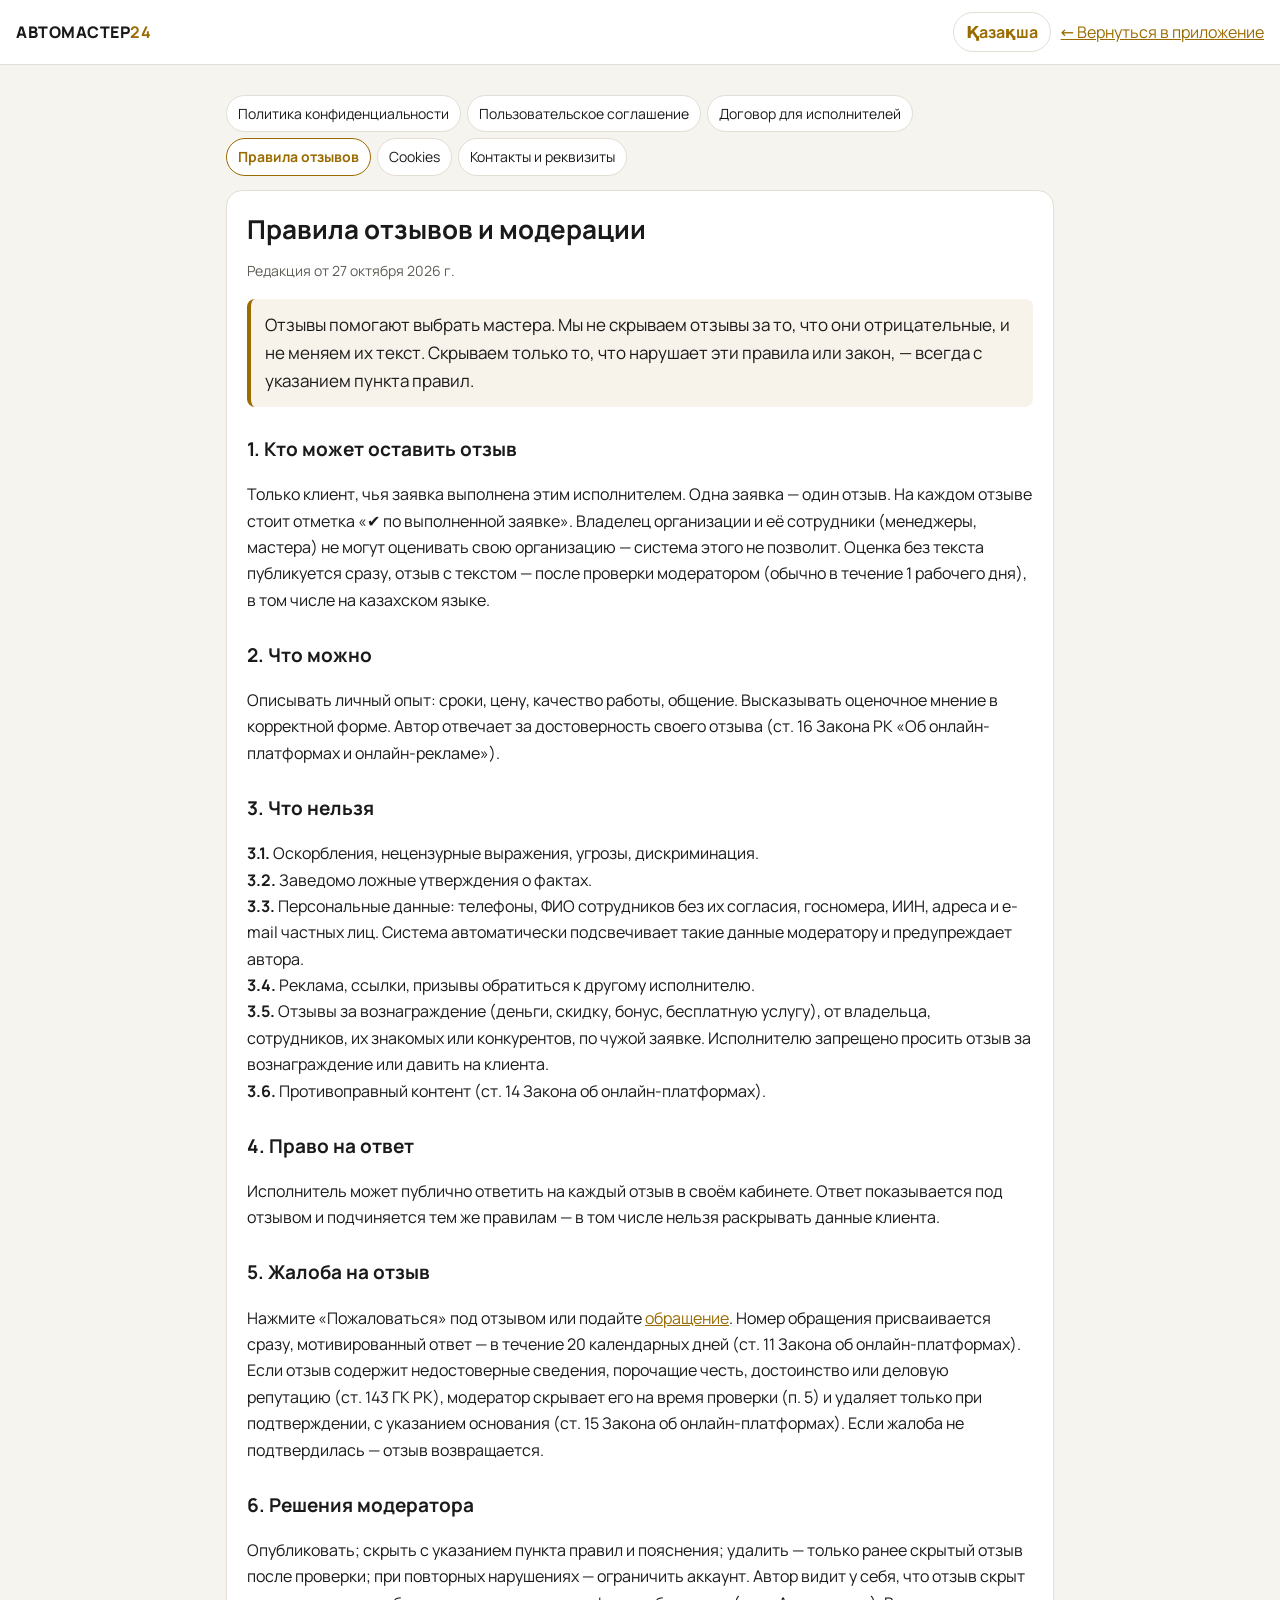
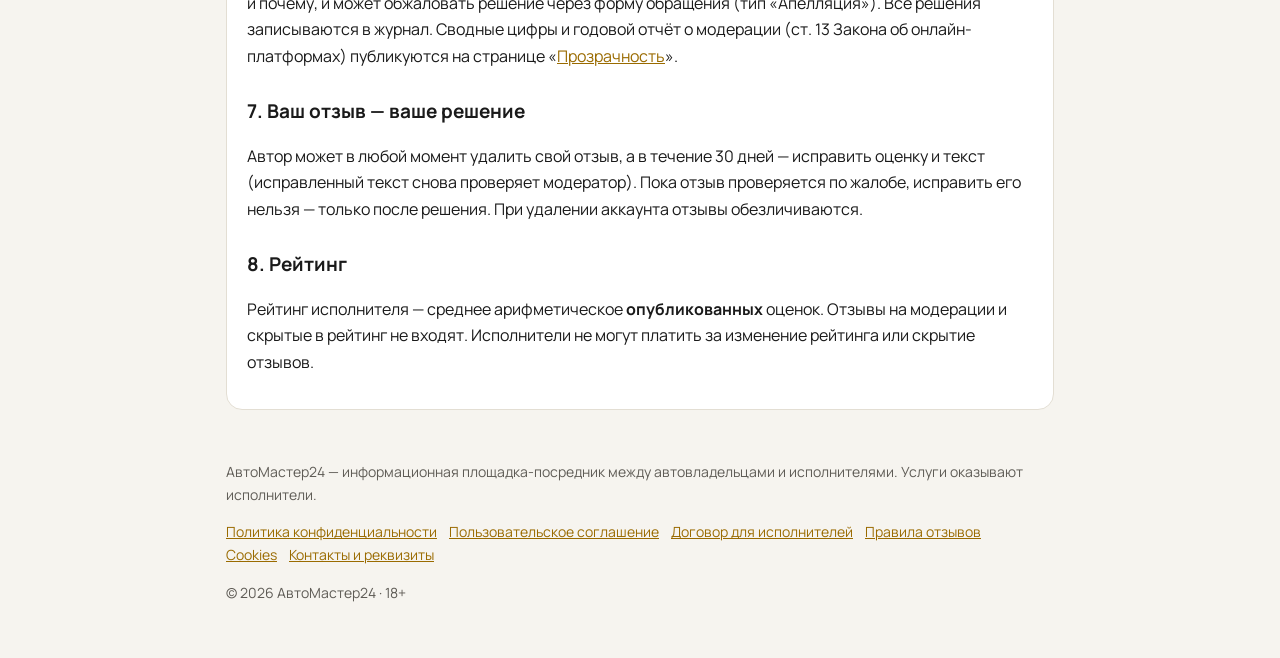
<file: site/legal/reviews.html>
<!doctype html>
<html lang="ru"><head><meta charset="utf-8"><meta name="viewport" content="width=device-width, initial-scale=1">
<title>Правила отзывов и модерации — АвтоМастер24</title><meta name="robots" content="index,follow">
<meta name="description" content="Правила отзывов и модерации сервиса АвтоМастер24 (Казахстан).">
<link rel="icon" href="../assets/favicon.svg" type="image/svg+xml">
<link rel="alternate" hreflang="kk" href="kk/reviews.html">
<style>@import url("../assets/fonts/fonts.css");
:root{--p:#9a6b00;--bg:#F6F4EF;--s1:#fff;--t:#1a1a1a;--m:#5f5c56;--line:#e3ded3}
@media (prefers-color-scheme:dark){:root{--p:#E8B84B;--bg:#0F0F0F;--s1:#181818;--t:#f2f2f2;--m:#a7a7a7;--line:#2a2a2a}}
*{box-sizing:border-box}body{margin:0;background:var(--bg);color:var(--t);font:16px/1.65 Manrope,system-ui,sans-serif}
a{color:var(--p)}.wrap{max-width:860px;margin:0 auto;padding:16px}
header{display:flex;gap:10px;align-items:center;flex-wrap:wrap;padding:12px 16px;border-bottom:1px solid var(--line);background:var(--s1);position:sticky;top:0}
.logo{font-weight:800;letter-spacing:.5px;color:var(--t);text-decoration:none;margin-right:auto}.logo b{color:var(--p)}
.lang{padding:6px 12px;border:1px solid var(--line);border-radius:999px;text-decoration:none;font-weight:700}
nav.docs{display:flex;gap:6px;flex-wrap:wrap;margin:14px 0}nav.docs a{padding:6px 11px;border-radius:999px;background:var(--s1);border:1px solid var(--line);text-decoration:none;font-size:14px;color:var(--t)}nav.docs a[aria-current]{border-color:var(--p);color:var(--p);font-weight:700}
article{background:var(--s1);border:1px solid var(--line);border-radius:16px;padding:18px 20px}
h1{font-size:26px;line-height:1.2;margin:.2em 0}h2{font-size:19px;margin:1.4em 0 .4em}.ver{color:var(--m);font-size:14px}
.lead{font-size:17px;padding:12px 14px;border-left:4px solid var(--p);background:color-mix(in srgb,var(--p) 8%,transparent);border-radius:8px}
.summary{border:1px solid var(--p);border-radius:12px;padding:4px 16px;margin:12px 0}
table{border-collapse:collapse;width:100%;margin:10px 0;font-size:15px}td,th{border:1px solid var(--line);padding:7px 9px;text-align:left;vertical-align:top}th{background:color-mix(in srgb,var(--p) 10%,transparent)}
mark.fill{background:#ffe08a;color:#3a2c00;padding:0 3px;border-radius:4px}
.mono{font-family:'JetBrains Mono',monospace;font-size:13px}.muted{color:var(--m)}.small{font-size:14px}
.btn{display:inline-block;padding:10px 16px;border-radius:12px;background:var(--p);color:#111!important;font-weight:800;text-decoration:none}
footer{color:var(--m);font-size:14px;padding:20px 16px 40px;max-width:860px;margin:0 auto}footer a{margin-right:12px;display:inline-block}
.note{background:#fff3d1;color:#5a4300;border-radius:10px;padding:8px 12px;font-size:14px}
:focus-visible{outline:3px solid var(--p);outline-offset:2px}.skip{position:absolute;left:-999px}.skip:focus{left:8px;top:8px;background:var(--p);color:#111;padding:6px 10px;z-index:9}
@media print{header,nav.docs,footer{display:none}article{border:0}}</style></head>
<body><a class="skip" href="#doc">К содержимому</a>
<header><a class="logo" href="../">АВТОМАСТЕР<b>24</b></a><a class="lang" href="kk/reviews.html" lang="kk">Қазақша</a><a href="../">← Вернуться в приложение</a></header>
<div class="wrap"><nav class="docs" aria-label="Документы"><a href="privacy.html">Политика конфиденциальности</a><a href="terms.html">Пользовательское соглашение</a><a href="offer.html">Договор для исполнителей</a><a href="reviews.html" aria-current="page">Правила отзывов</a><a href="cookies.html">Cookies</a><a href="contacts.html">Контакты и реквизиты</a></nav>
<article id="doc"><h1>Правила отзывов и модерации</h1><p class="ver">Редакция от 27 октября 2026 г.</p>
<p class="lead">Отзывы помогают выбрать мастера. Мы не скрываем отзывы за то, что они отрицательные, и не меняем их текст. Скрываем только то, что нарушает эти правила или закон, — всегда с указанием пункта правил.</p>
<h2>1. Кто может оставить отзыв</h2>
<p>Только клиент, чья заявка выполнена этим исполнителем. Одна заявка — один отзыв. На каждом отзыве стоит отметка «✔ по выполненной заявке». Владелец организации и её сотрудники (менеджеры, мастера) не могут оценивать свою организацию — система этого не позволит. Оценка без текста публикуется сразу, отзыв с текстом — после проверки модератором (обычно в течение 1 рабочего дня), в том числе на казахском языке.</p>
<h2>2. Что можно</h2>
<p>Описывать личный опыт: сроки, цену, качество работы, общение. Высказывать оценочное мнение в корректной форме. Автор отвечает за достоверность своего отзыва (ст. 16 Закона РК «Об онлайн-платформах и онлайн-рекламе»).</p>
<h2>3. Что нельзя</h2>
<ul class="rules" style="list-style:none;padding-left:0"><li><b>3.1.</b> Оскорбления, нецензурные выражения, угрозы, дискриминация.</li><li><b>3.2.</b> Заведомо ложные утверждения о фактах.</li><li><b>3.3.</b> Персональные данные: телефоны, ФИО сотрудников без их согласия, госномера, ИИН, адреса и e-mail частных лиц. Система автоматически подсвечивает такие данные модератору и предупреждает автора.</li><li><b>3.4.</b> Реклама, ссылки, призывы обратиться к другому исполнителю.</li><li><b>3.5.</b> Отзывы за вознаграждение (деньги, скидку, бонус, бесплатную услугу), от владельца, сотрудников, их знакомых или конкурентов, по чужой заявке. Исполнителю запрещено просить отзыв за вознаграждение или давить на клиента.</li><li><b>3.6.</b> Противоправный контент (ст. 14 Закона об онлайн-платформах).</li></ul>
<h2>4. Право на ответ</h2>
<p>Исполнитель может публично ответить на каждый отзыв в своём кабинете. Ответ показывается под отзывом и подчиняется тем же правилам — в том числе нельзя раскрывать данные клиента.</p>
<h2>5. Жалоба на отзыв</h2>
<p>Нажмите «Пожаловаться» под отзывом или подайте <a href="../#/complaint?type=review">обращение</a>. Номер обращения присваивается сразу, мотивированный ответ — в течение 20 календарных дней (ст. 11 Закона об онлайн-платформах). Если отзыв содержит недостоверные сведения, порочащие честь, достоинство или деловую репутацию (ст. 143 ГК РК), модератор скрывает его на время проверки (п. 5) и удаляет только при подтверждении, с указанием основания (ст. 15 Закона об онлайн-платформах). Если жалоба не подтвердилась — отзыв возвращается.</p>
<h2>6. Решения модератора</h2>
<p>Опубликовать; скрыть с указанием пункта правил и пояснения; удалить — только ранее скрытый отзыв после проверки; при повторных нарушениях — ограничить аккаунт. Автор видит у себя, что отзыв скрыт и почему, и может обжаловать решение через форму обращения (тип «Апелляция»). Все решения записываются в журнал. Сводные цифры и годовой отчёт о модерации (ст. 13 Закона об онлайн-платформах) публикуются на странице «<a href="../#/transparency">Прозрачность</a>».</p>
<h2>7. Ваш отзыв — ваше решение</h2>
<p>Автор может в любой момент удалить свой отзыв, а в течение 30 дней — исправить оценку и текст (исправленный текст снова проверяет модератор). Пока отзыв проверяется по жалобе, исправить его нельзя — только после решения. При удалении аккаунта отзывы обезличиваются.</p>
<h2>8. Рейтинг</h2>
<p>Рейтинг исполнителя — среднее арифметическое <b>опубликованных</b> оценок. Отзывы на модерации и скрытые в рейтинг не входят. Исполнители не могут платить за изменение рейтинга или скрытие отзывов.</p>
</article></div>
<footer><p>АвтоМастер24 — информационная площадка-посредник между автовладельцами и исполнителями. Услуги оказывают исполнители.</p><p><a href="privacy.html">Политика конфиденциальности</a><a href="terms.html">Пользовательское соглашение</a><a href="offer.html">Договор для исполнителей</a><a href="reviews.html">Правила отзывов</a><a href="cookies.html">Cookies</a><a href="contacts.html">Контакты и реквизиты</a></p><p>© 2026 АвтоМастер24 · 18+</p></footer>
</body></html>
</file>
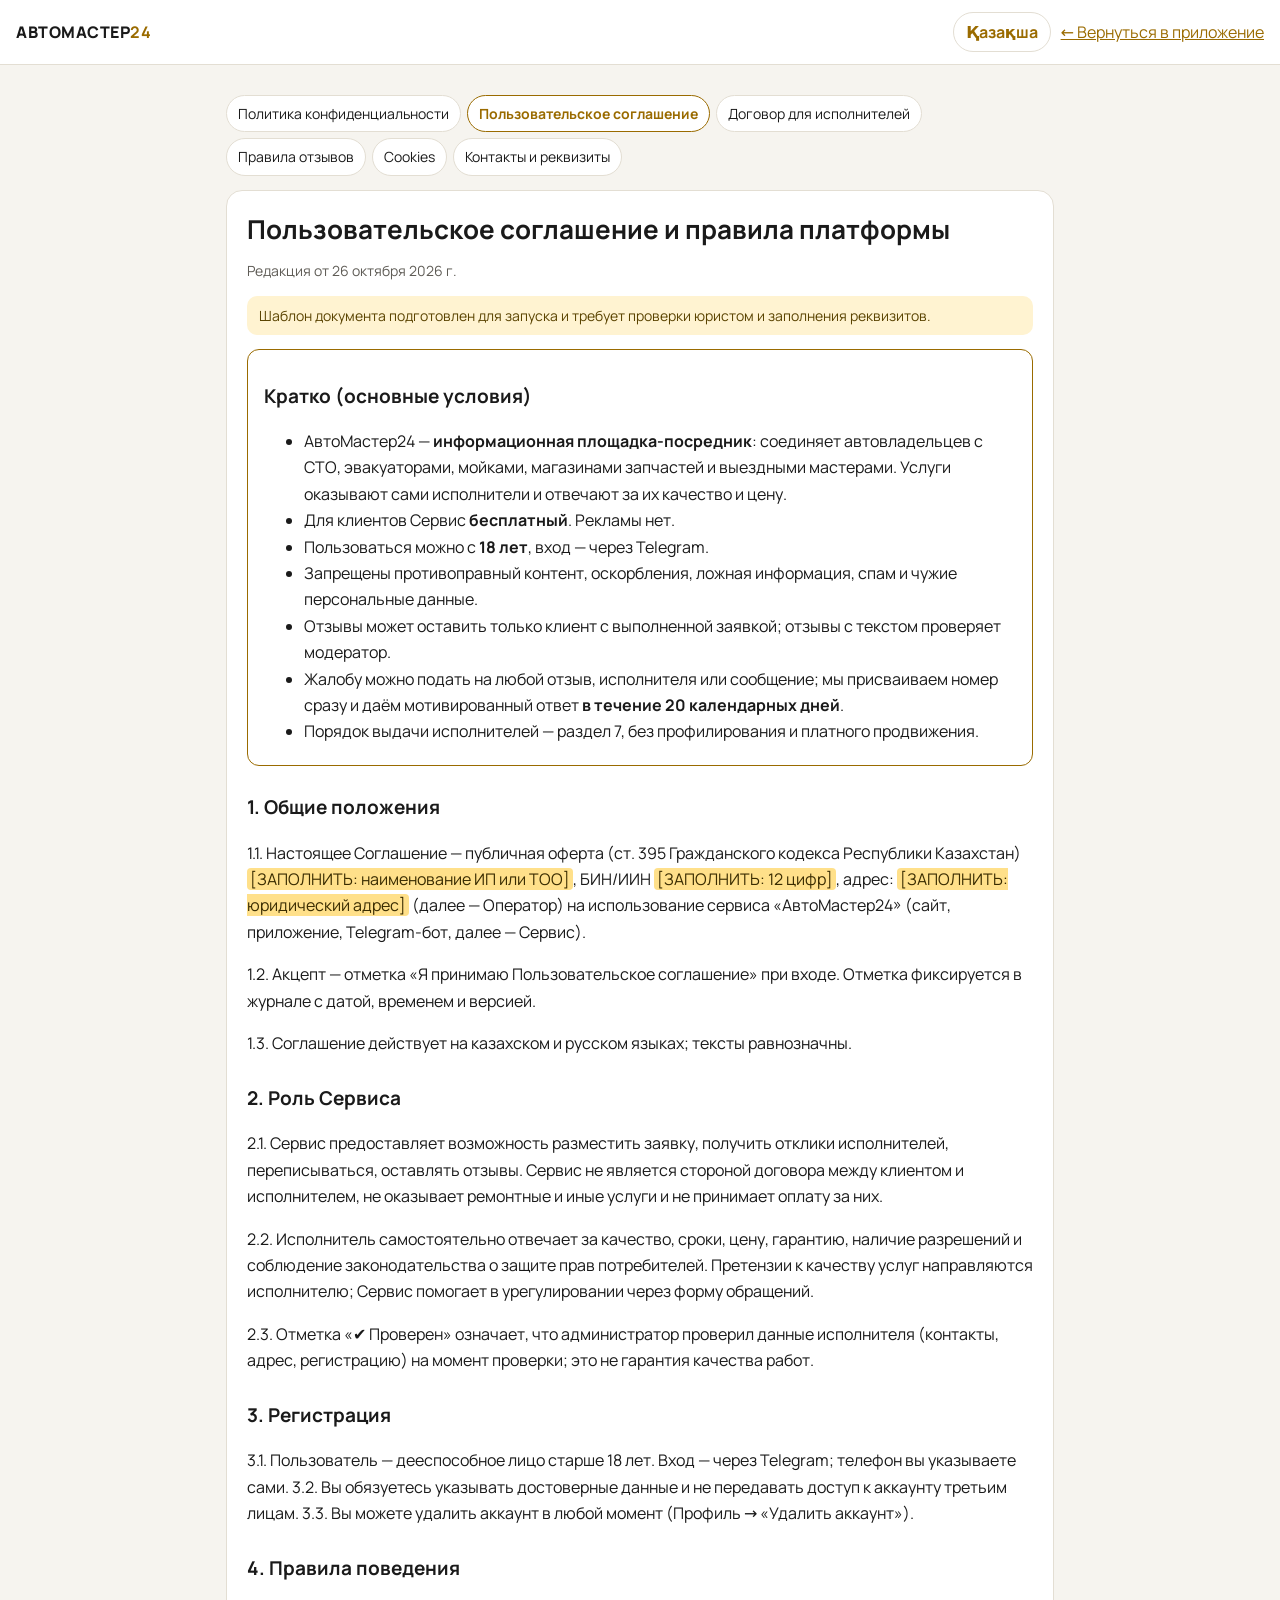
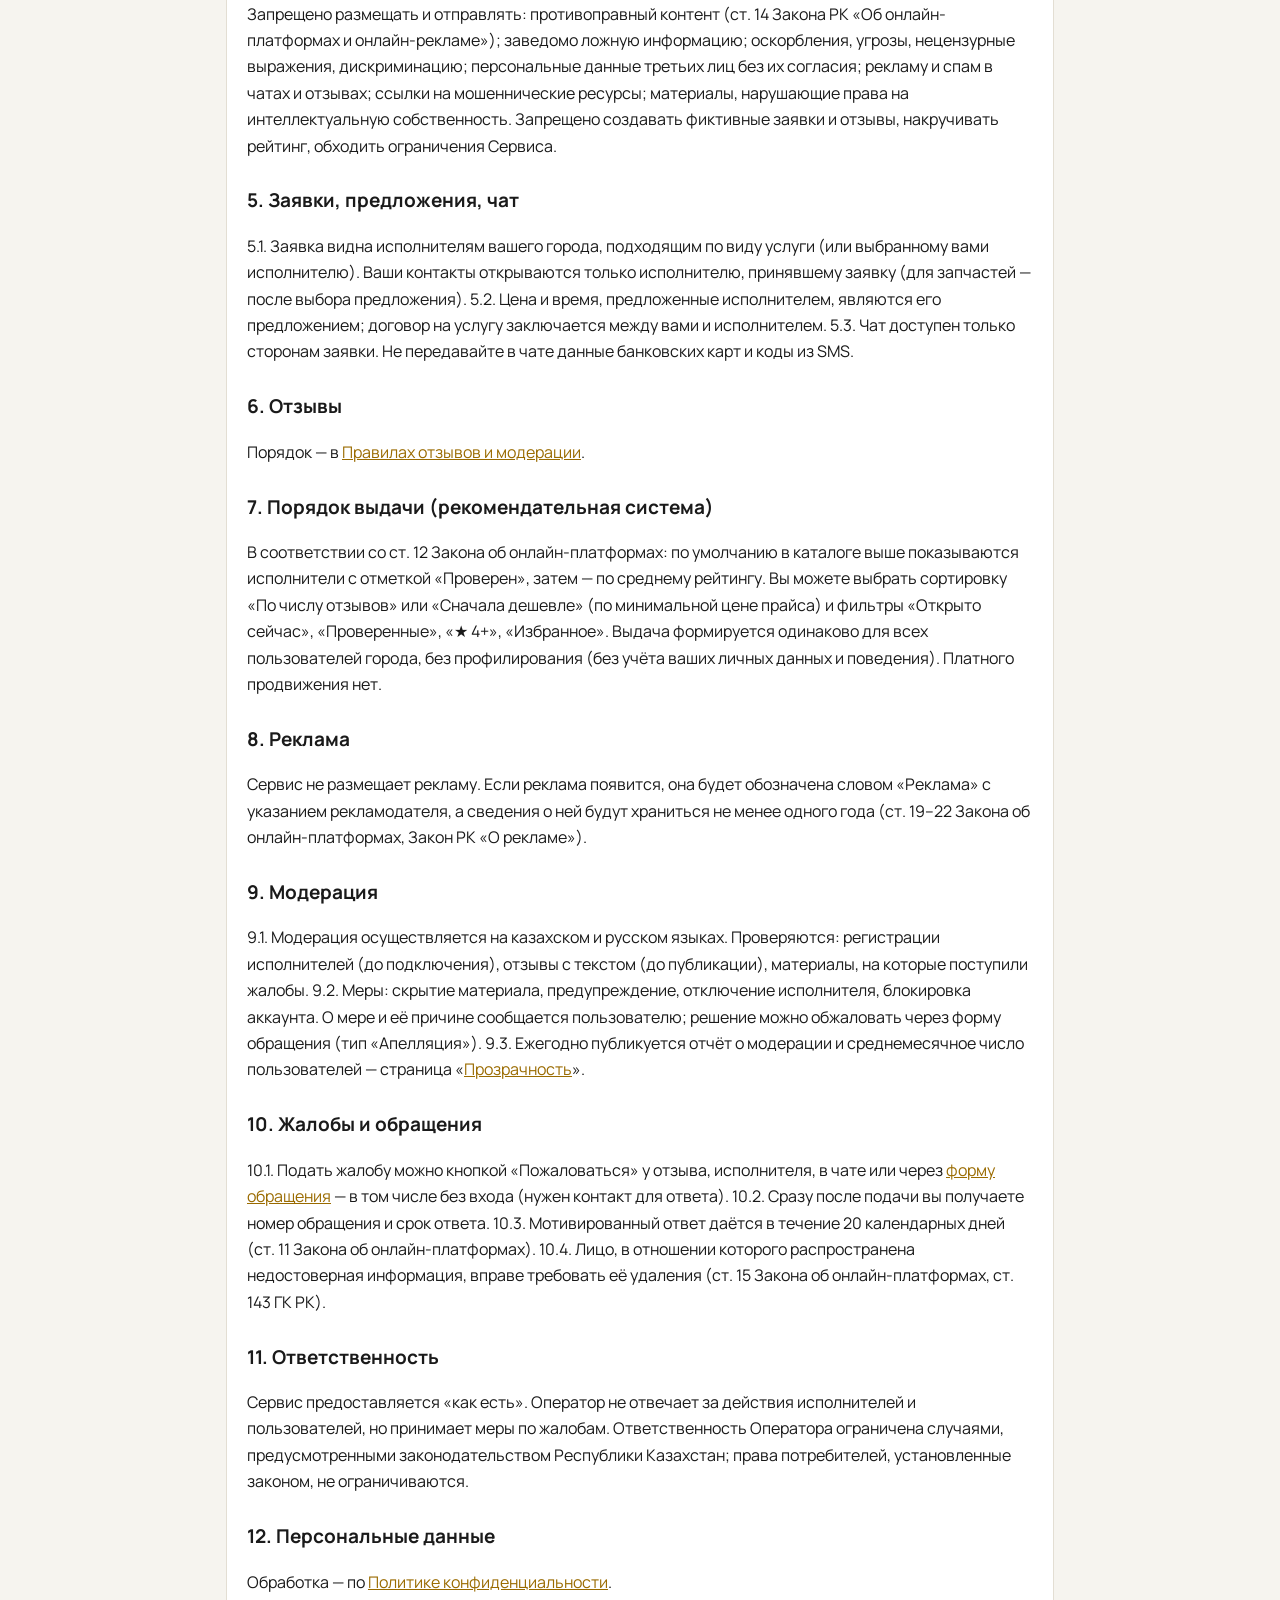
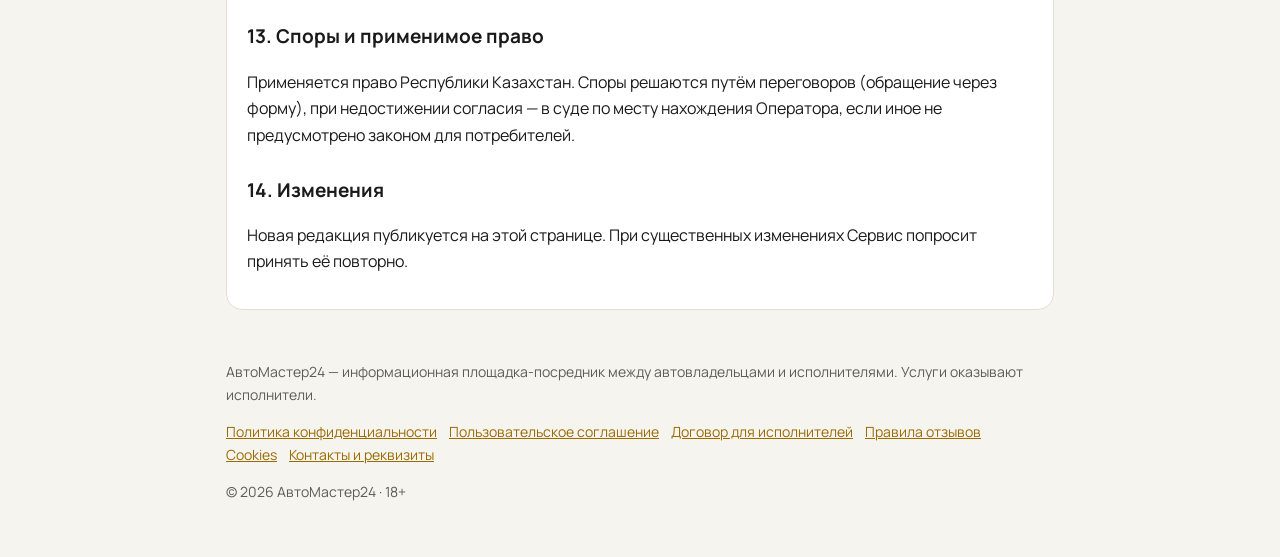
<file: site/legal/terms.html>
<!doctype html>
<html lang="ru"><head><meta charset="utf-8"><meta name="viewport" content="width=device-width, initial-scale=1">
<title>Пользовательское соглашение и правила платформы — АвтоМастер24</title><meta name="robots" content="index,follow">
<meta name="description" content="Пользовательское соглашение и правила платформы сервиса АвтоМастер24 (Казахстан).">
<link rel="icon" href="../assets/favicon.svg" type="image/svg+xml">
<link rel="alternate" hreflang="kk" href="kk/terms.html">
<style>@import url("../assets/fonts/fonts.css");
:root{--p:#9a6b00;--bg:#F6F4EF;--s1:#fff;--t:#1a1a1a;--m:#5f5c56;--line:#e3ded3}
@media (prefers-color-scheme:dark){:root{--p:#E8B84B;--bg:#0F0F0F;--s1:#181818;--t:#f2f2f2;--m:#a7a7a7;--line:#2a2a2a}}
*{box-sizing:border-box}body{margin:0;background:var(--bg);color:var(--t);font:16px/1.65 Manrope,system-ui,sans-serif}
a{color:var(--p)}.wrap{max-width:860px;margin:0 auto;padding:16px}
header{display:flex;gap:10px;align-items:center;flex-wrap:wrap;padding:12px 16px;border-bottom:1px solid var(--line);background:var(--s1);position:sticky;top:0}
.logo{font-weight:800;letter-spacing:.5px;color:var(--t);text-decoration:none;margin-right:auto}.logo b{color:var(--p)}
.lang{padding:6px 12px;border:1px solid var(--line);border-radius:999px;text-decoration:none;font-weight:700}
nav.docs{display:flex;gap:6px;flex-wrap:wrap;margin:14px 0}nav.docs a{padding:6px 11px;border-radius:999px;background:var(--s1);border:1px solid var(--line);text-decoration:none;font-size:14px;color:var(--t)}nav.docs a[aria-current]{border-color:var(--p);color:var(--p);font-weight:700}
article{background:var(--s1);border:1px solid var(--line);border-radius:16px;padding:18px 20px}
h1{font-size:26px;line-height:1.2;margin:.2em 0}h2{font-size:19px;margin:1.4em 0 .4em}.ver{color:var(--m);font-size:14px}
.lead{font-size:17px;padding:12px 14px;border-left:4px solid var(--p);background:color-mix(in srgb,var(--p) 8%,transparent);border-radius:8px}
.summary{border:1px solid var(--p);border-radius:12px;padding:4px 16px;margin:12px 0}
table{border-collapse:collapse;width:100%;margin:10px 0;font-size:15px}td,th{border:1px solid var(--line);padding:7px 9px;text-align:left;vertical-align:top}th{background:color-mix(in srgb,var(--p) 10%,transparent)}
mark.fill{background:#ffe08a;color:#3a2c00;padding:0 3px;border-radius:4px}
.mono{font-family:'JetBrains Mono',monospace;font-size:13px}.muted{color:var(--m)}.small{font-size:14px}
.btn{display:inline-block;padding:10px 16px;border-radius:12px;background:var(--p);color:#111!important;font-weight:800;text-decoration:none}
footer{color:var(--m);font-size:14px;padding:20px 16px 40px;max-width:860px;margin:0 auto}footer a{margin-right:12px;display:inline-block}
.note{background:#fff3d1;color:#5a4300;border-radius:10px;padding:8px 12px;font-size:14px}
:focus-visible{outline:3px solid var(--p);outline-offset:2px}.skip{position:absolute;left:-999px}.skip:focus{left:8px;top:8px;background:var(--p);color:#111;padding:6px 10px;z-index:9}
@media print{header,nav.docs,footer{display:none}article{border:0}}</style></head>
<body><a class="skip" href="#doc">К содержимому</a>
<header><a class="logo" href="../">АВТОМАСТЕР<b>24</b></a><a class="lang" href="kk/terms.html" lang="kk">Қазақша</a><a href="../">← Вернуться в приложение</a></header>
<div class="wrap"><nav class="docs" aria-label="Документы"><a href="privacy.html">Политика конфиденциальности</a><a href="terms.html" aria-current="page">Пользовательское соглашение</a><a href="offer.html">Договор для исполнителей</a><a href="reviews.html">Правила отзывов</a><a href="cookies.html">Cookies</a><a href="contacts.html">Контакты и реквизиты</a></nav>
<article id="doc"><h1>Пользовательское соглашение и правила платформы</h1><p class="ver">Редакция от 26 октября 2026 г.</p><p class="note">Шаблон документа подготовлен для запуска и требует проверки юристом и заполнения реквизитов.</p>
<div class="summary"><h2>Кратко (основные условия)</h2><ul>
<li>АвтоМастер24 — <b>информационная площадка-посредник</b>: соединяет автовладельцев с СТО, эвакуаторами, мойками, магазинами запчастей и выездными мастерами. Услуги оказывают сами исполнители и отвечают за их качество и цену.</li>
<li>Для клиентов Сервис <b>бесплатный</b>. Рекламы нет.</li>
<li>Пользоваться можно с <b>18 лет</b>, вход — через Telegram.</li>
<li>Запрещены противоправный контент, оскорбления, ложная информация, спам и чужие персональные данные.</li>
<li>Отзывы может оставить только клиент с выполненной заявкой; отзывы с текстом проверяет модератор.</li>
<li>Жалобу можно подать на любой отзыв, исполнителя или сообщение; мы присваиваем номер сразу и даём мотивированный ответ <b>в течение 20 календарных дней</b>.</li>
<li>Порядок выдачи исполнителей — раздел 7, без профилирования и платного продвижения.</li></ul></div>
<h2>1. Общие положения</h2>
<p>1.1. Настоящее Соглашение — публичная оферта (ст. 395 Гражданского кодекса Республики Казахстан) <mark class="fill">[ЗАПОЛНИТЬ: наименование ИП или ТОО]</mark>, БИН/ИИН <mark class="fill">[ЗАПОЛНИТЬ: 12 цифр]</mark>, адрес: <mark class="fill">[ЗАПОЛНИТЬ: юридический адрес]</mark> (далее — Оператор) на использование сервиса «АвтоМастер24» (сайт, приложение, Telegram-бот, далее — Сервис).</p>
<p>1.2. Акцепт — отметка «Я принимаю Пользовательское соглашение» при входе. Отметка фиксируется в журнале с датой, временем и версией.</p>
<p>1.3. Соглашение действует на казахском и русском языках; тексты равнозначны.</p>
<h2>2. Роль Сервиса</h2>
<p>2.1. Сервис предоставляет возможность разместить заявку, получить отклики исполнителей, переписываться, оставлять отзывы. Сервис не является стороной договора между клиентом и исполнителем, не оказывает ремонтные и иные услуги и не принимает оплату за них.</p>
<p>2.2. Исполнитель самостоятельно отвечает за качество, сроки, цену, гарантию, наличие разрешений и соблюдение законодательства о защите прав потребителей. Претензии к качеству услуг направляются исполнителю; Сервис помогает в урегулировании через форму обращений.</p>
<p>2.3. Отметка «✔ Проверен» означает, что администратор проверил данные исполнителя (контакты, адрес, регистрацию) на момент проверки; это не гарантия качества работ.</p>
<h2>3. Регистрация</h2>
<p>3.1. Пользователь — дееспособное лицо старше 18 лет. Вход — через Telegram; телефон вы указываете сами. 3.2. Вы обязуетесь указывать достоверные данные и не передавать доступ к аккаунту третьим лицам. 3.3. Вы можете удалить аккаунт в любой момент (Профиль → «Удалить аккаунт»).</p>
<h2>4. Правила поведения</h2>
<p>Запрещено размещать и отправлять: противоправный контент (ст. 14 Закона РК «Об онлайн-платформах и онлайн-рекламе»); заведомо ложную информацию; оскорбления, угрозы, нецензурные выражения, дискриминацию; персональные данные третьих лиц без их согласия; рекламу и спам в чатах и отзывах; ссылки на мошеннические ресурсы; материалы, нарушающие права на интеллектуальную собственность. Запрещено создавать фиктивные заявки и отзывы, накручивать рейтинг, обходить ограничения Сервиса.</p>
<h2>5. Заявки, предложения, чат</h2>
<p>5.1. Заявка видна исполнителям вашего города, подходящим по виду услуги (или выбранному вами исполнителю). Ваши контакты открываются только исполнителю, принявшему заявку (для запчастей — после выбора предложения). 5.2. Цена и время, предложенные исполнителем, являются его предложением; договор на услугу заключается между вами и исполнителем. 5.3. Чат доступен только сторонам заявки. Не передавайте в чате данные банковских карт и коды из SMS.</p>
<h2>6. Отзывы</h2>
<p>Порядок — в <a href="reviews.html">Правилах отзывов и модерации</a>.</p>
<h2>7. Порядок выдачи (рекомендательная система)</h2>
<p>В соответствии со ст. 12 Закона об онлайн-платформах: по умолчанию в каталоге выше показываются исполнители с отметкой «Проверен», затем — по среднему рейтингу. Вы можете выбрать сортировку «По числу отзывов» или «Сначала дешевле» (по минимальной цене прайса) и фильтры «Открыто сейчас», «Проверенные», «★ 4+», «Избранное». Выдача формируется одинаково для всех пользователей города, без профилирования (без учёта ваших личных данных и поведения). Платного продвижения нет.</p>
<h2>8. Реклама</h2>
<p>Сервис не размещает рекламу. Если реклама появится, она будет обозначена словом «Реклама» с указанием рекламодателя, а сведения о ней будут храниться не менее одного года (ст. 19–22 Закона об онлайн-платформах, Закон РК «О рекламе»).</p>
<h2>9. Модерация</h2>
<p>9.1. Модерация осуществляется на казахском и русском языках. Проверяются: регистрации исполнителей (до подключения), отзывы с текстом (до публикации), материалы, на которые поступили жалобы. 9.2. Меры: скрытие материала, предупреждение, отключение исполнителя, блокировка аккаунта. О мере и её причине сообщается пользователю; решение можно обжаловать через форму обращения (тип «Апелляция»). 9.3. Ежегодно публикуется отчёт о модерации и среднемесячное число пользователей — страница «<a href="../#/transparency">Прозрачность</a>».</p>
<h2>10. Жалобы и обращения</h2>
<p>10.1. Подать жалобу можно кнопкой «Пожаловаться» у отзыва, исполнителя, в чате или через <a href="../#/complaint">форму обращения</a> — в том числе без входа (нужен контакт для ответа). 10.2. Сразу после подачи вы получаете номер обращения и срок ответа. 10.3. Мотивированный ответ даётся в течение 20 календарных дней (ст. 11 Закона об онлайн-платформах). 10.4. Лицо, в отношении которого распространена недостоверная информация, вправе требовать её удаления (ст. 15 Закона об онлайн-платформах, ст. 143 ГК РК).</p>
<h2>11. Ответственность</h2>
<p>Сервис предоставляется «как есть». Оператор не отвечает за действия исполнителей и пользователей, но принимает меры по жалобам. Ответственность Оператора ограничена случаями, предусмотренными законодательством Республики Казахстан; права потребителей, установленные законом, не ограничиваются.</p>
<h2>12. Персональные данные</h2>
<p>Обработка — по <a href="privacy.html">Политике конфиденциальности</a>.</p>
<h2>13. Споры и применимое право</h2>
<p>Применяется право Республики Казахстан. Споры решаются путём переговоров (обращение через форму), при недостижении согласия — в суде по месту нахождения Оператора, если иное не предусмотрено законом для потребителей.</p>
<h2>14. Изменения</h2>
<p>Новая редакция публикуется на этой странице. При существенных изменениях Сервис попросит принять её повторно.</p>
</article></div>
<footer><p>АвтоМастер24 — информационная площадка-посредник между автовладельцами и исполнителями. Услуги оказывают исполнители.</p><p><a href="privacy.html">Политика конфиденциальности</a><a href="terms.html">Пользовательское соглашение</a><a href="offer.html">Договор для исполнителей</a><a href="reviews.html">Правила отзывов</a><a href="cookies.html">Cookies</a><a href="contacts.html">Контакты и реквизиты</a></p><p>© 2026 АвтоМастер24 · 18+</p></footer>
</body></html>
</file>
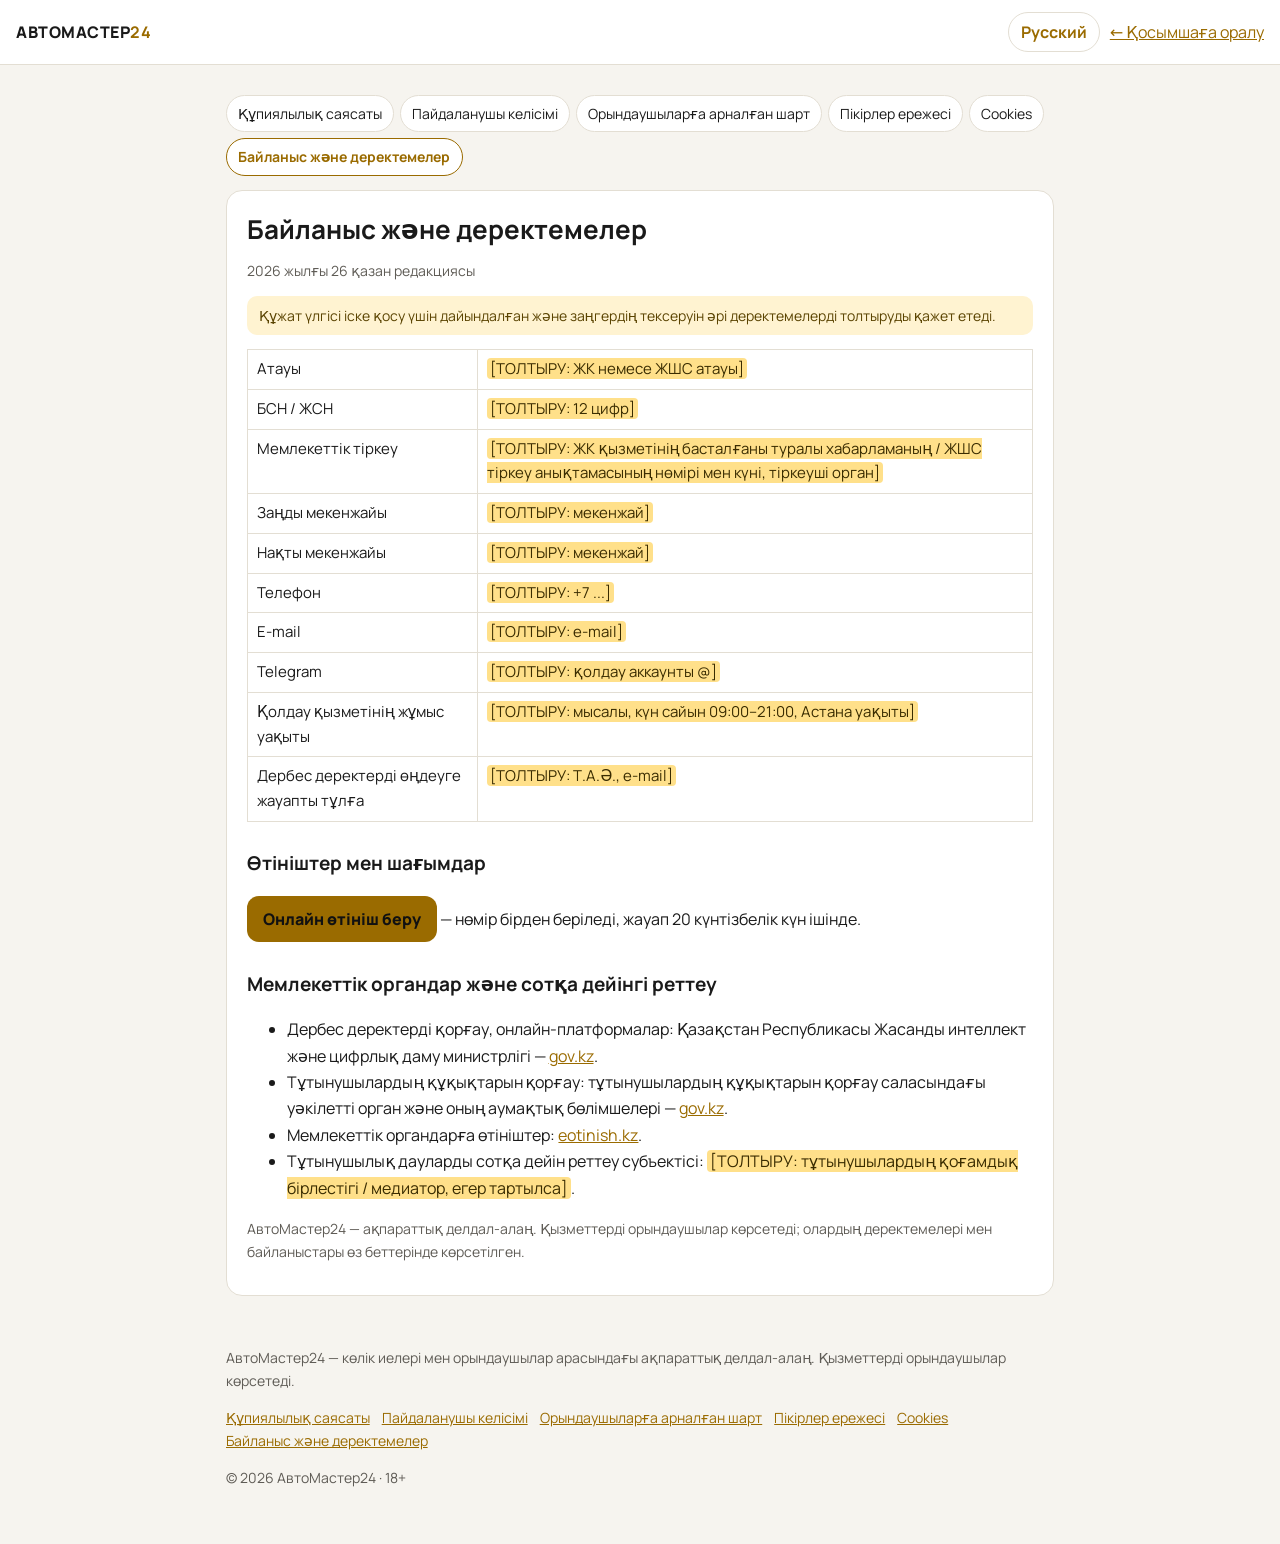
<file: site/legal/kk/contacts.html>
<!doctype html>
<html lang="kk"><head><meta charset="utf-8"><meta name="viewport" content="width=device-width, initial-scale=1">
<title>Байланыс және деректемелер — АвтоМастер24</title><meta name="robots" content="index,follow">
<meta name="description" content="Байланыс және деректемелер сервиса АвтоМастер24 (Казахстан).">
<link rel="icon" href="../../assets/favicon.svg" type="image/svg+xml">
<link rel="alternate" hreflang="ru" href="../contacts.html">
<style>@import url("../../assets/fonts/fonts.css");
:root{--p:#9a6b00;--bg:#F6F4EF;--s1:#fff;--t:#1a1a1a;--m:#5f5c56;--line:#e3ded3}
@media (prefers-color-scheme:dark){:root{--p:#E8B84B;--bg:#0F0F0F;--s1:#181818;--t:#f2f2f2;--m:#a7a7a7;--line:#2a2a2a}}
*{box-sizing:border-box}body{margin:0;background:var(--bg);color:var(--t);font:16px/1.65 Manrope,system-ui,sans-serif}
a{color:var(--p)}.wrap{max-width:860px;margin:0 auto;padding:16px}
header{display:flex;gap:10px;align-items:center;flex-wrap:wrap;padding:12px 16px;border-bottom:1px solid var(--line);background:var(--s1);position:sticky;top:0}
.logo{font-weight:800;letter-spacing:.5px;color:var(--t);text-decoration:none;margin-right:auto}.logo b{color:var(--p)}
.lang{padding:6px 12px;border:1px solid var(--line);border-radius:999px;text-decoration:none;font-weight:700}
nav.docs{display:flex;gap:6px;flex-wrap:wrap;margin:14px 0}nav.docs a{padding:6px 11px;border-radius:999px;background:var(--s1);border:1px solid var(--line);text-decoration:none;font-size:14px;color:var(--t)}nav.docs a[aria-current]{border-color:var(--p);color:var(--p);font-weight:700}
article{background:var(--s1);border:1px solid var(--line);border-radius:16px;padding:18px 20px}
h1{font-size:26px;line-height:1.2;margin:.2em 0}h2{font-size:19px;margin:1.4em 0 .4em}.ver{color:var(--m);font-size:14px}
.lead{font-size:17px;padding:12px 14px;border-left:4px solid var(--p);background:color-mix(in srgb,var(--p) 8%,transparent);border-radius:8px}
.summary{border:1px solid var(--p);border-radius:12px;padding:4px 16px;margin:12px 0}
table{border-collapse:collapse;width:100%;margin:10px 0;font-size:15px}td,th{border:1px solid var(--line);padding:7px 9px;text-align:left;vertical-align:top}th{background:color-mix(in srgb,var(--p) 10%,transparent)}
mark.fill{background:#ffe08a;color:#3a2c00;padding:0 3px;border-radius:4px}
.mono{font-family:'JetBrains Mono',monospace;font-size:13px}.muted{color:var(--m)}.small{font-size:14px}
.btn{display:inline-block;padding:10px 16px;border-radius:12px;background:var(--p);color:#111!important;font-weight:800;text-decoration:none}
footer{color:var(--m);font-size:14px;padding:20px 16px 40px;max-width:860px;margin:0 auto}footer a{margin-right:12px;display:inline-block}
.note{background:#fff3d1;color:#5a4300;border-radius:10px;padding:8px 12px;font-size:14px}
:focus-visible{outline:3px solid var(--p);outline-offset:2px}.skip{position:absolute;left:-999px}.skip:focus{left:8px;top:8px;background:var(--p);color:#111;padding:6px 10px;z-index:9}
@media print{header,nav.docs,footer{display:none}article{border:0}}</style></head>
<body><a class="skip" href="#doc">Мазмұнға өту</a>
<header><a class="logo" href="../../?lang=kk">АВТОМАСТЕР<b>24</b></a><a class="lang" href="../contacts.html" lang="ru">Русский</a><a href="../../?lang=kk">← Қосымшаға оралу</a></header>
<div class="wrap"><nav class="docs" aria-label="Құжаттар"><a href="privacy.html">Құпиялылық саясаты</a><a href="terms.html">Пайдаланушы келісімі</a><a href="offer.html">Орындаушыларға арналған шарт</a><a href="reviews.html">Пікірлер ережесі</a><a href="cookies.html">Cookies</a><a href="contacts.html" aria-current="page">Байланыс және деректемелер</a></nav>
<article id="doc"><h1>Байланыс және деректемелер</h1><p class="ver">2026 жылғы 26 қазан редакциясы</p><p class="note">Құжат үлгісі іске қосу үшін дайындалған және заңгердің тексеруін әрі деректемелерді толтыруды қажет етеді.</p>
<table class="req">
<tr><td>Атауы</td><td><mark class="fill">[ТОЛТЫРУ: ЖК немесе ЖШС атауы]</mark></td></tr>
<tr><td>БСН / ЖСН</td><td><mark class="fill">[ТОЛТЫРУ: 12 цифр]</mark></td></tr>
<tr><td>Мемлекеттік тіркеу</td><td><mark class="fill">[ТОЛТЫРУ: ЖК қызметінің басталғаны туралы хабарламаның / ЖШС тіркеу анықтамасының нөмірі мен күні, тіркеуші орган]</mark></td></tr>
<tr><td>Заңды мекенжайы</td><td><mark class="fill">[ТОЛТЫРУ: мекенжай]</mark></td></tr>
<tr><td>Нақты мекенжайы</td><td><mark class="fill">[ТОЛТЫРУ: мекенжай]</mark></td></tr>
<tr><td>Телефон</td><td><mark class="fill">[ТОЛТЫРУ: +7 ...]</mark></td></tr>
<tr><td>E-mail</td><td><mark class="fill">[ТОЛТЫРУ: e-mail]</mark></td></tr>
<tr><td>Telegram</td><td><mark class="fill">[ТОЛТЫРУ: қолдау аккаунты @]</mark></td></tr>
<tr><td>Қолдау қызметінің жұмыс уақыты</td><td><mark class="fill">[ТОЛТЫРУ: мысалы, күн сайын 09:00–21:00, Астана уақыты]</mark></td></tr>
<tr><td>Дербес деректерді өңдеуге жауапты тұлға</td><td><mark class="fill">[ТОЛТЫРУ: Т.А.Ә., e-mail]</mark></td></tr>
</table>
<h2>Өтініштер мен шағымдар</h2>
<p><a class="btn" href="../../?lang=kk#/complaint">Онлайн өтініш беру</a> — нөмір бірден беріледі, жауап 20 күнтізбелік күн ішінде.</p>
<h2>Мемлекеттік органдар және сотқа дейінгі реттеу</h2>
<ul><li>Дербес деректерді қорғау, онлайн-платформалар: Қазақстан Республикасы Жасанды интеллект және цифрлық даму министрлігі — <a href="https://www.gov.kz" rel="noopener" target="_blank">gov.kz</a>.</li>
<li>Тұтынушылардың құқықтарын қорғау: тұтынушылардың құқықтарын қорғау саласындағы уәкілетті орган және оның аумақтық бөлімшелері — <a href="https://www.gov.kz" rel="noopener" target="_blank">gov.kz</a>.</li>
<li>Мемлекеттік органдарға өтініштер: <a href="https://eotinish.kz" rel="noopener" target="_blank">eotinish.kz</a>.</li>
<li>Тұтынушылық дауларды сотқа дейін реттеу субъектісі: <mark class="fill">[ТОЛТЫРУ: тұтынушылардың қоғамдық бірлестігі / медиатор, егер тартылса]</mark>.</li></ul>
<p class="muted small">АвтоМастер24 — ақпараттық делдал-алаң. Қызметтерді орындаушылар көрсетеді; олардың деректемелері мен байланыстары өз беттерінде көрсетілген.</p>
</article></div>
<footer><p>АвтоМастер24 — көлік иелері мен орындаушылар арасындағы ақпараттық делдал-алаң. Қызметтерді орындаушылар көрсетеді.</p><p><a href="privacy.html">Құпиялылық саясаты</a><a href="terms.html">Пайдаланушы келісімі</a><a href="offer.html">Орындаушыларға арналған шарт</a><a href="reviews.html">Пікірлер ережесі</a><a href="cookies.html">Cookies</a><a href="contacts.html">Байланыс және деректемелер</a></p><p>© 2026 АвтоМастер24 · 18+</p></footer>
</body></html>
</file>
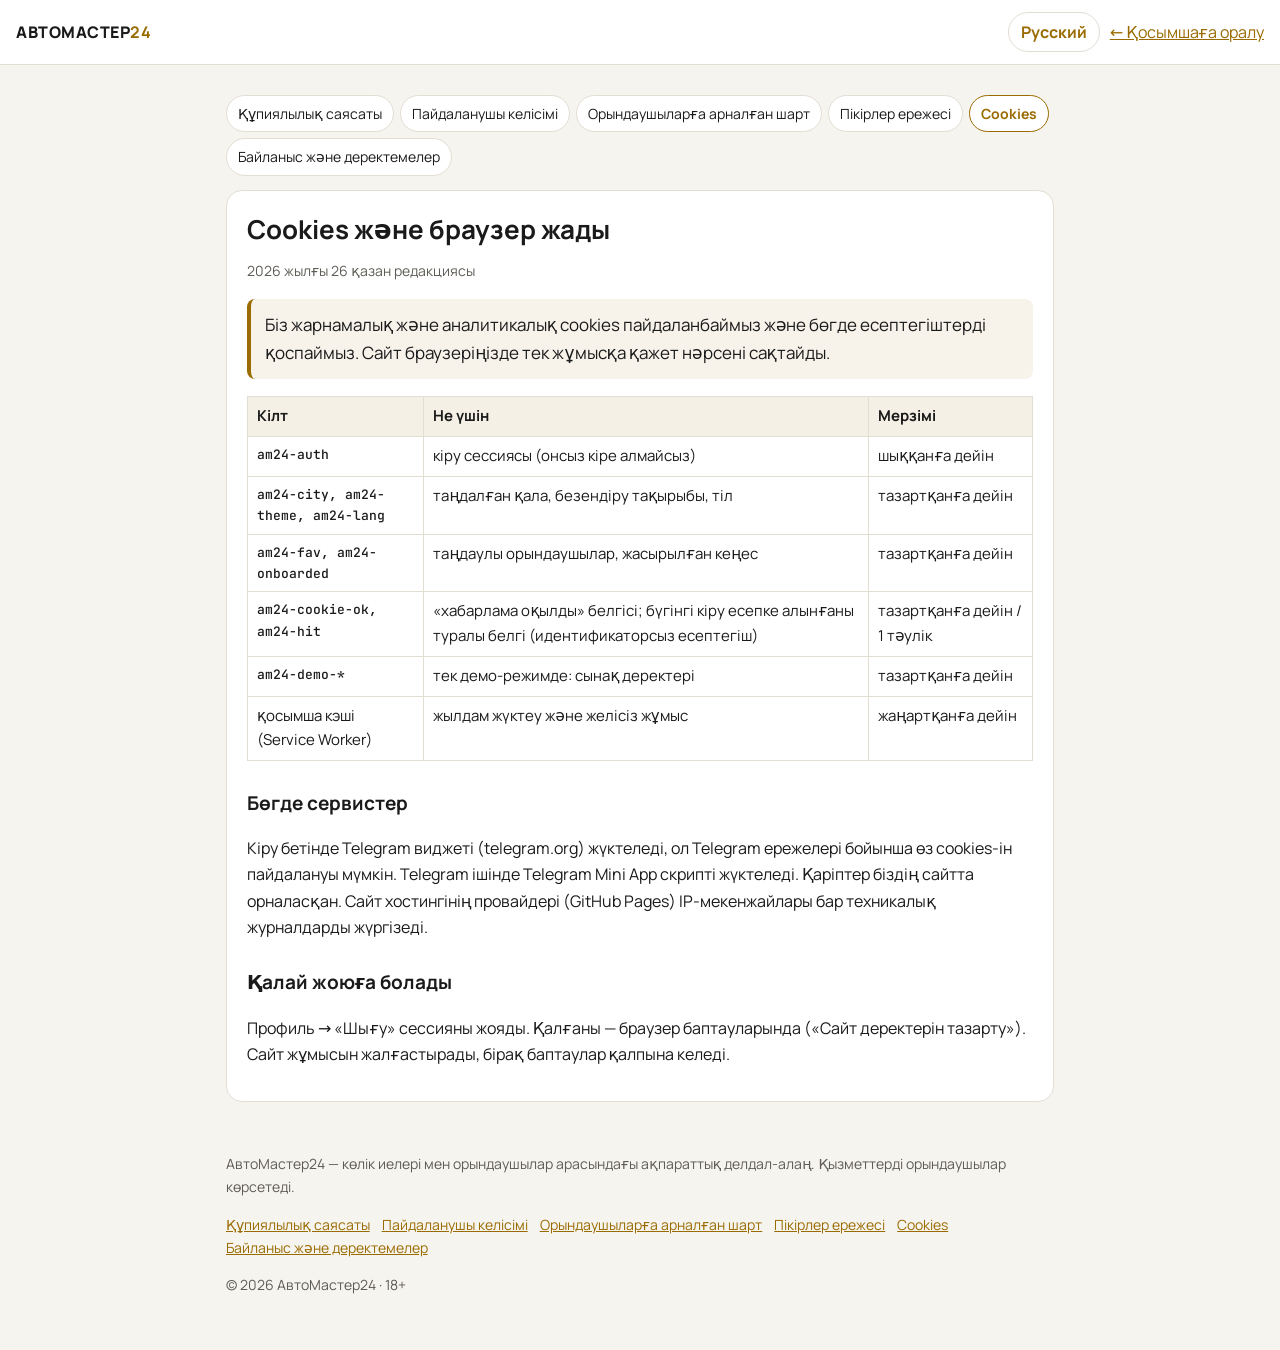
<file: site/legal/kk/cookies.html>
<!doctype html>
<html lang="kk"><head><meta charset="utf-8"><meta name="viewport" content="width=device-width, initial-scale=1">
<title>Cookies және браузер жады — АвтоМастер24</title><meta name="robots" content="index,follow">
<meta name="description" content="Cookies және браузер жады сервиса АвтоМастер24 (Казахстан).">
<link rel="icon" href="../../assets/favicon.svg" type="image/svg+xml">
<link rel="alternate" hreflang="ru" href="../cookies.html">
<style>@import url("../../assets/fonts/fonts.css");
:root{--p:#9a6b00;--bg:#F6F4EF;--s1:#fff;--t:#1a1a1a;--m:#5f5c56;--line:#e3ded3}
@media (prefers-color-scheme:dark){:root{--p:#E8B84B;--bg:#0F0F0F;--s1:#181818;--t:#f2f2f2;--m:#a7a7a7;--line:#2a2a2a}}
*{box-sizing:border-box}body{margin:0;background:var(--bg);color:var(--t);font:16px/1.65 Manrope,system-ui,sans-serif}
a{color:var(--p)}.wrap{max-width:860px;margin:0 auto;padding:16px}
header{display:flex;gap:10px;align-items:center;flex-wrap:wrap;padding:12px 16px;border-bottom:1px solid var(--line);background:var(--s1);position:sticky;top:0}
.logo{font-weight:800;letter-spacing:.5px;color:var(--t);text-decoration:none;margin-right:auto}.logo b{color:var(--p)}
.lang{padding:6px 12px;border:1px solid var(--line);border-radius:999px;text-decoration:none;font-weight:700}
nav.docs{display:flex;gap:6px;flex-wrap:wrap;margin:14px 0}nav.docs a{padding:6px 11px;border-radius:999px;background:var(--s1);border:1px solid var(--line);text-decoration:none;font-size:14px;color:var(--t)}nav.docs a[aria-current]{border-color:var(--p);color:var(--p);font-weight:700}
article{background:var(--s1);border:1px solid var(--line);border-radius:16px;padding:18px 20px}
h1{font-size:26px;line-height:1.2;margin:.2em 0}h2{font-size:19px;margin:1.4em 0 .4em}.ver{color:var(--m);font-size:14px}
.lead{font-size:17px;padding:12px 14px;border-left:4px solid var(--p);background:color-mix(in srgb,var(--p) 8%,transparent);border-radius:8px}
.summary{border:1px solid var(--p);border-radius:12px;padding:4px 16px;margin:12px 0}
table{border-collapse:collapse;width:100%;margin:10px 0;font-size:15px}td,th{border:1px solid var(--line);padding:7px 9px;text-align:left;vertical-align:top}th{background:color-mix(in srgb,var(--p) 10%,transparent)}
mark.fill{background:#ffe08a;color:#3a2c00;padding:0 3px;border-radius:4px}
.mono{font-family:'JetBrains Mono',monospace;font-size:13px}.muted{color:var(--m)}.small{font-size:14px}
.btn{display:inline-block;padding:10px 16px;border-radius:12px;background:var(--p);color:#111!important;font-weight:800;text-decoration:none}
footer{color:var(--m);font-size:14px;padding:20px 16px 40px;max-width:860px;margin:0 auto}footer a{margin-right:12px;display:inline-block}
.note{background:#fff3d1;color:#5a4300;border-radius:10px;padding:8px 12px;font-size:14px}
:focus-visible{outline:3px solid var(--p);outline-offset:2px}.skip{position:absolute;left:-999px}.skip:focus{left:8px;top:8px;background:var(--p);color:#111;padding:6px 10px;z-index:9}
@media print{header,nav.docs,footer{display:none}article{border:0}}</style></head>
<body><a class="skip" href="#doc">Мазмұнға өту</a>
<header><a class="logo" href="../../?lang=kk">АВТОМАСТЕР<b>24</b></a><a class="lang" href="../cookies.html" lang="ru">Русский</a><a href="../../?lang=kk">← Қосымшаға оралу</a></header>
<div class="wrap"><nav class="docs" aria-label="Құжаттар"><a href="privacy.html">Құпиялылық саясаты</a><a href="terms.html">Пайдаланушы келісімі</a><a href="offer.html">Орындаушыларға арналған шарт</a><a href="reviews.html">Пікірлер ережесі</a><a href="cookies.html" aria-current="page">Cookies</a><a href="contacts.html">Байланыс және деректемелер</a></nav>
<article id="doc"><h1>Cookies және браузер жады</h1><p class="ver">2026 жылғы 26 қазан редакциясы</p>
<p class="lead">Біз жарнамалық және аналитикалық cookies пайдаланбаймыз және бөгде есептегіштерді қоспаймыз. Сайт браузеріңізде тек жұмысқа қажет нәрсені сақтайды.</p>
<table><tr><th>Кілт</th><th>Не үшін</th><th>Мерзімі</th></tr>
<tr><td class="mono">am24-auth</td><td>кіру сессиясы (онсыз кіре алмайсыз)</td><td>шыққанға дейін</td></tr>
<tr><td class="mono">am24-city, am24-theme, am24-lang</td><td>таңдалған қала, безендіру тақырыбы, тіл</td><td>тазартқанға дейін</td></tr>
<tr><td class="mono">am24-fav, am24-onboarded</td><td>таңдаулы орындаушылар, жасырылған кеңес</td><td>тазартқанға дейін</td></tr>
<tr><td class="mono">am24-cookie-ok, am24-hit</td><td>«хабарлама оқылды» белгісі; бүгінгі кіру есепке алынғаны туралы белгі (идентификаторсыз есептегіш)</td><td>тазартқанға дейін / 1 тәулік</td></tr>
<tr><td class="mono">am24-demo-*</td><td>тек демо-режимде: сынақ деректері</td><td>тазартқанға дейін</td></tr>
<tr><td>қосымша кэші (Service Worker)</td><td>жылдам жүктеу және желісіз жұмыс</td><td>жаңартқанға дейін</td></tr></table>
<h2>Бөгде сервистер</h2>
<p>Кіру бетінде Telegram виджеті (telegram.org) жүктеледі, ол Telegram ережелері бойынша өз cookies-ін пайдалануы мүмкін. Telegram ішінде Telegram Mini App скрипті жүктеледі. Қаріптер біздің сайтта орналасқан. Сайт хостингінің провайдері (GitHub Pages) IP-мекенжайлары бар техникалық журналдарды жүргізеді.</p>
<h2>Қалай жоюға болады</h2>
<p>Профиль → «Шығу» сессияны жояды. Қалғаны — браузер баптауларында («Сайт деректерін тазарту»). Сайт жұмысын жалғастырады, бірақ баптаулар қалпына келеді.</p>
</article></div>
<footer><p>АвтоМастер24 — көлік иелері мен орындаушылар арасындағы ақпараттық делдал-алаң. Қызметтерді орындаушылар көрсетеді.</p><p><a href="privacy.html">Құпиялылық саясаты</a><a href="terms.html">Пайдаланушы келісімі</a><a href="offer.html">Орындаушыларға арналған шарт</a><a href="reviews.html">Пікірлер ережесі</a><a href="cookies.html">Cookies</a><a href="contacts.html">Байланыс және деректемелер</a></p><p>© 2026 АвтоМастер24 · 18+</p></footer>
</body></html>
</file>
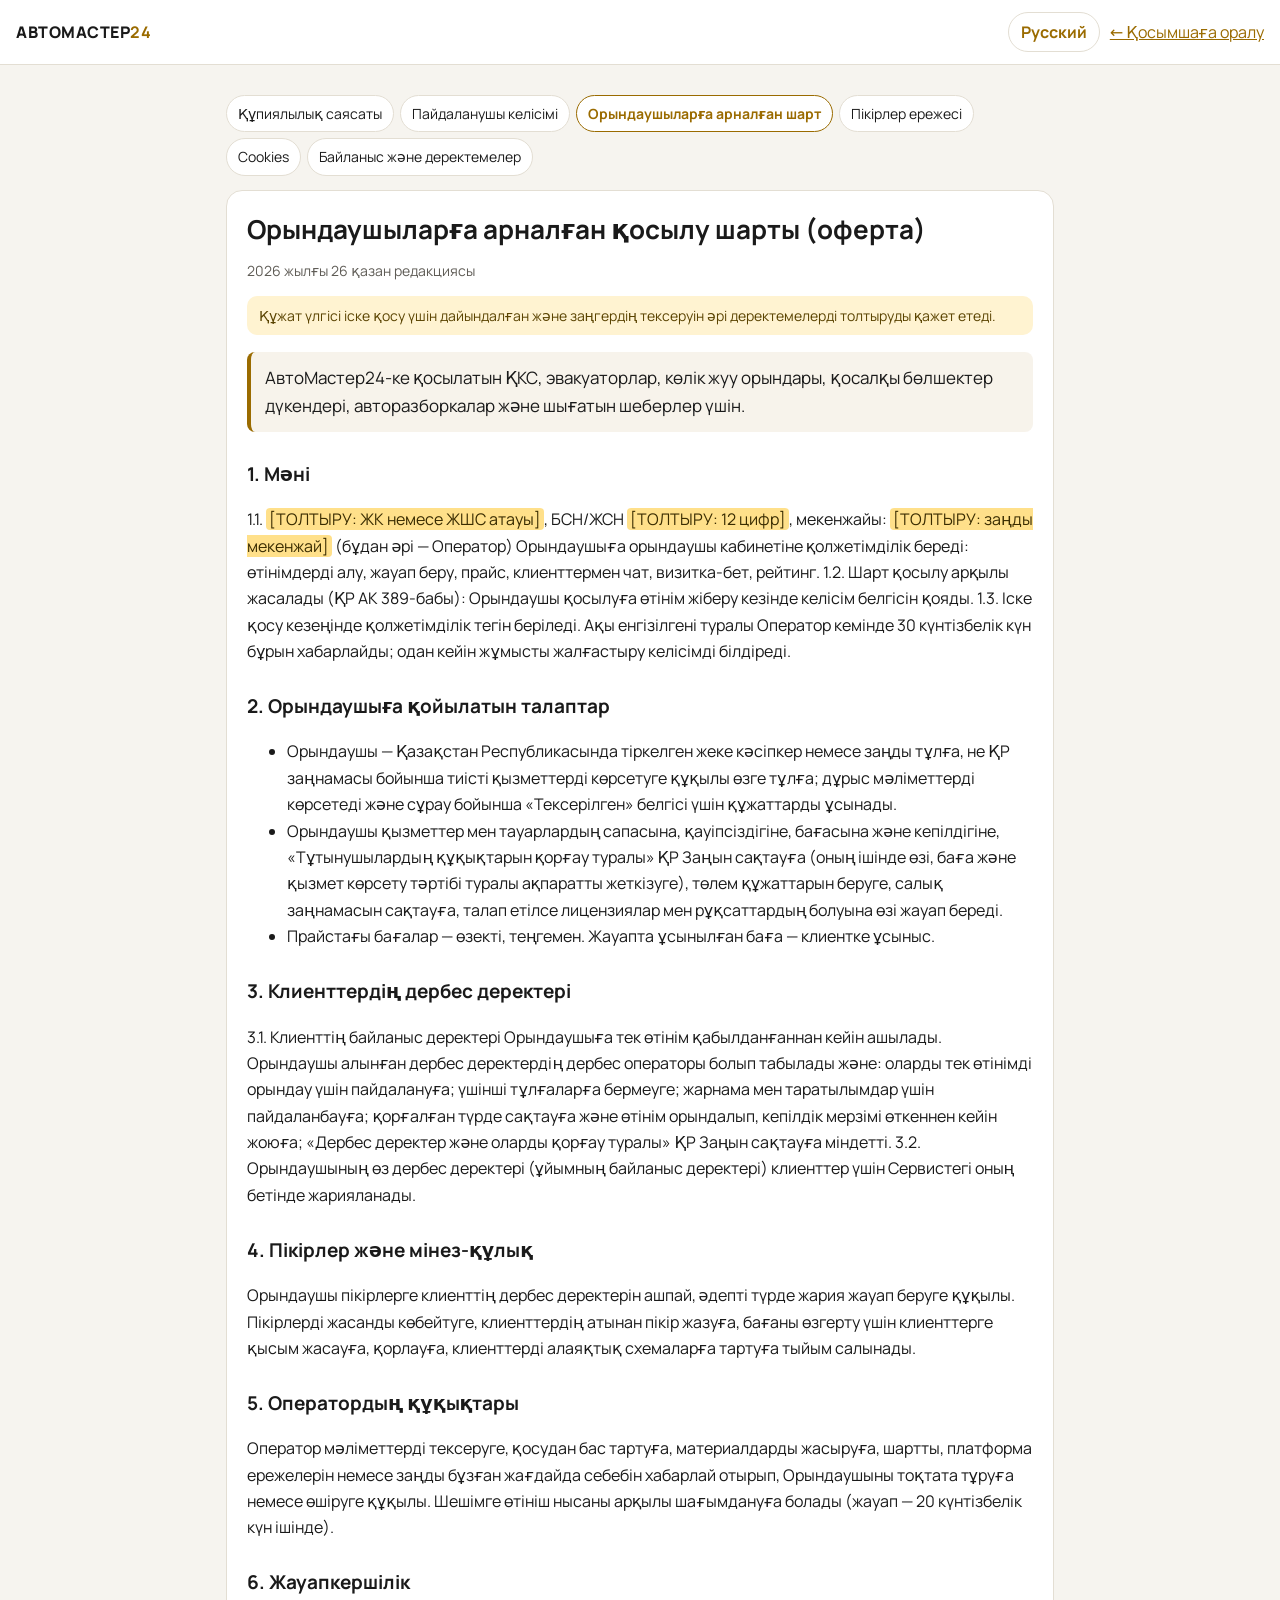
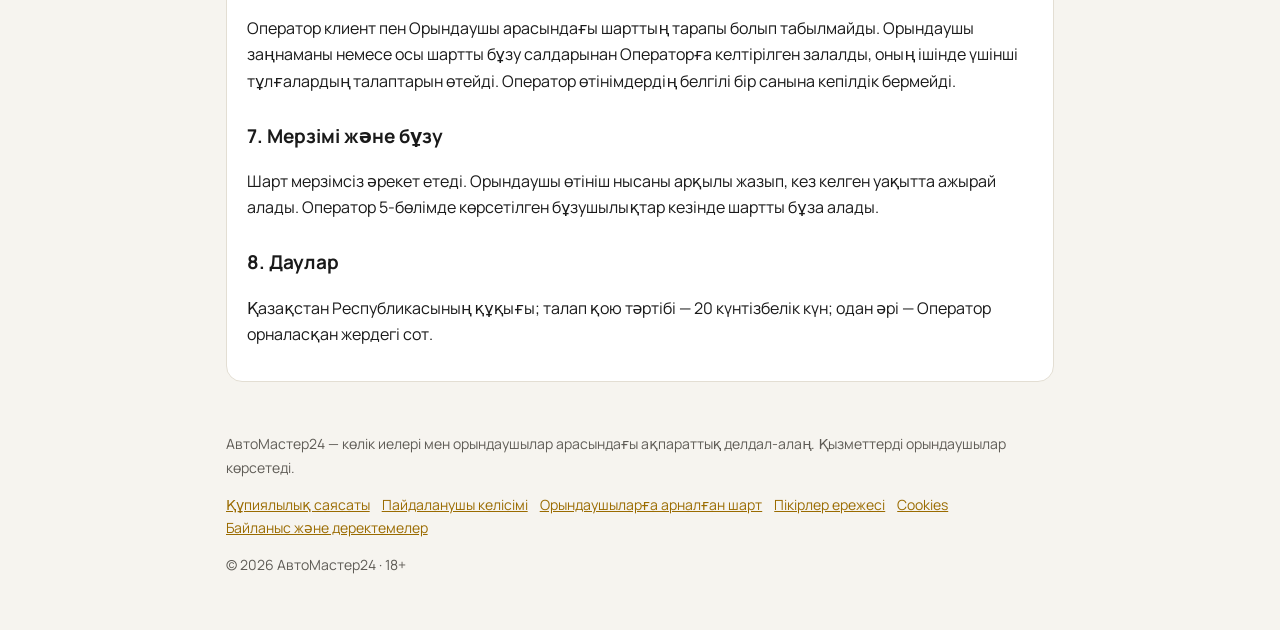
<file: site/legal/kk/offer.html>
<!doctype html>
<html lang="kk"><head><meta charset="utf-8"><meta name="viewport" content="width=device-width, initial-scale=1">
<title>Орындаушыларға арналған қосылу шарты (оферта) — АвтоМастер24</title><meta name="robots" content="index,follow">
<meta name="description" content="Орындаушыларға арналған қосылу шарты (оферта) сервиса АвтоМастер24 (Казахстан).">
<link rel="icon" href="../../assets/favicon.svg" type="image/svg+xml">
<link rel="alternate" hreflang="ru" href="../offer.html">
<style>@import url("../../assets/fonts/fonts.css");
:root{--p:#9a6b00;--bg:#F6F4EF;--s1:#fff;--t:#1a1a1a;--m:#5f5c56;--line:#e3ded3}
@media (prefers-color-scheme:dark){:root{--p:#E8B84B;--bg:#0F0F0F;--s1:#181818;--t:#f2f2f2;--m:#a7a7a7;--line:#2a2a2a}}
*{box-sizing:border-box}body{margin:0;background:var(--bg);color:var(--t);font:16px/1.65 Manrope,system-ui,sans-serif}
a{color:var(--p)}.wrap{max-width:860px;margin:0 auto;padding:16px}
header{display:flex;gap:10px;align-items:center;flex-wrap:wrap;padding:12px 16px;border-bottom:1px solid var(--line);background:var(--s1);position:sticky;top:0}
.logo{font-weight:800;letter-spacing:.5px;color:var(--t);text-decoration:none;margin-right:auto}.logo b{color:var(--p)}
.lang{padding:6px 12px;border:1px solid var(--line);border-radius:999px;text-decoration:none;font-weight:700}
nav.docs{display:flex;gap:6px;flex-wrap:wrap;margin:14px 0}nav.docs a{padding:6px 11px;border-radius:999px;background:var(--s1);border:1px solid var(--line);text-decoration:none;font-size:14px;color:var(--t)}nav.docs a[aria-current]{border-color:var(--p);color:var(--p);font-weight:700}
article{background:var(--s1);border:1px solid var(--line);border-radius:16px;padding:18px 20px}
h1{font-size:26px;line-height:1.2;margin:.2em 0}h2{font-size:19px;margin:1.4em 0 .4em}.ver{color:var(--m);font-size:14px}
.lead{font-size:17px;padding:12px 14px;border-left:4px solid var(--p);background:color-mix(in srgb,var(--p) 8%,transparent);border-radius:8px}
.summary{border:1px solid var(--p);border-radius:12px;padding:4px 16px;margin:12px 0}
table{border-collapse:collapse;width:100%;margin:10px 0;font-size:15px}td,th{border:1px solid var(--line);padding:7px 9px;text-align:left;vertical-align:top}th{background:color-mix(in srgb,var(--p) 10%,transparent)}
mark.fill{background:#ffe08a;color:#3a2c00;padding:0 3px;border-radius:4px}
.mono{font-family:'JetBrains Mono',monospace;font-size:13px}.muted{color:var(--m)}.small{font-size:14px}
.btn{display:inline-block;padding:10px 16px;border-radius:12px;background:var(--p);color:#111!important;font-weight:800;text-decoration:none}
footer{color:var(--m);font-size:14px;padding:20px 16px 40px;max-width:860px;margin:0 auto}footer a{margin-right:12px;display:inline-block}
.note{background:#fff3d1;color:#5a4300;border-radius:10px;padding:8px 12px;font-size:14px}
:focus-visible{outline:3px solid var(--p);outline-offset:2px}.skip{position:absolute;left:-999px}.skip:focus{left:8px;top:8px;background:var(--p);color:#111;padding:6px 10px;z-index:9}
@media print{header,nav.docs,footer{display:none}article{border:0}}</style></head>
<body><a class="skip" href="#doc">Мазмұнға өту</a>
<header><a class="logo" href="../../?lang=kk">АВТОМАСТЕР<b>24</b></a><a class="lang" href="../offer.html" lang="ru">Русский</a><a href="../../?lang=kk">← Қосымшаға оралу</a></header>
<div class="wrap"><nav class="docs" aria-label="Құжаттар"><a href="privacy.html">Құпиялылық саясаты</a><a href="terms.html">Пайдаланушы келісімі</a><a href="offer.html" aria-current="page">Орындаушыларға арналған шарт</a><a href="reviews.html">Пікірлер ережесі</a><a href="cookies.html">Cookies</a><a href="contacts.html">Байланыс және деректемелер</a></nav>
<article id="doc"><h1>Орындаушыларға арналған қосылу шарты (оферта)</h1><p class="ver">2026 жылғы 26 қазан редакциясы</p><p class="note">Құжат үлгісі іске қосу үшін дайындалған және заңгердің тексеруін әрі деректемелерді толтыруды қажет етеді.</p>
<p class="lead">АвтоМастер24-ке қосылатын ҚКС, эвакуаторлар, көлік жуу орындары, қосалқы бөлшектер дүкендері, авторазборкалар және шығатын шеберлер үшін.</p>
<h2>1. Мәні</h2>
<p>1.1. <mark class="fill">[ТОЛТЫРУ: ЖК немесе ЖШС атауы]</mark>, БСН/ЖСН <mark class="fill">[ТОЛТЫРУ: 12 цифр]</mark>, мекенжайы: <mark class="fill">[ТОЛТЫРУ: заңды мекенжай]</mark> (бұдан әрі — Оператор) Орындаушыға орындаушы кабинетіне қолжетімділік береді: өтінімдерді алу, жауап беру, прайс, клиенттермен чат, визитка-бет, рейтинг. 1.2. Шарт қосылу арқылы жасалады (ҚР АК 389-бабы): Орындаушы қосылуға өтінім жіберу кезінде келісім белгісін қояды. 1.3. Іске қосу кезеңінде қолжетімділік тегін беріледі. Ақы енгізілгені туралы Оператор кемінде 30 күнтізбелік күн бұрын хабарлайды; одан кейін жұмысты жалғастыру келісімді білдіреді.</p>
<h2>2. Орындаушыға қойылатын талаптар</h2>
<ul><li>Орындаушы — Қазақстан Республикасында тіркелген жеке кәсіпкер немесе заңды тұлға, не ҚР заңнамасы бойынша тиісті қызметтерді көрсетуге құқылы өзге тұлға; дұрыс мәліметтерді көрсетеді және сұрау бойынша «Тексерілген» белгісі үшін құжаттарды ұсынады.</li>
<li>Орындаушы қызметтер мен тауарлардың сапасына, қауіпсіздігіне, бағасына және кепілдігіне, «Тұтынушылардың құқықтарын қорғау туралы» ҚР Заңын сақтауға (оның ішінде өзі, баға және қызмет көрсету тәртібі туралы ақпаратты жеткізуге), төлем құжаттарын беруге, салық заңнамасын сақтауға, талап етілсе лицензиялар мен рұқсаттардың болуына өзі жауап береді.</li>
<li>Прайстағы бағалар — өзекті, теңгемен. Жауапта ұсынылған баға — клиентке ұсыныс.</li></ul>
<h2>3. Клиенттердің дербес деректері</h2>
<p>3.1. Клиенттің байланыс деректері Орындаушыға тек өтінім қабылданғаннан кейін ашылады. Орындаушы алынған дербес деректердің дербес операторы болып табылады және: оларды тек өтінімді орындау үшін пайдалануға; үшінші тұлғаларға бермеуге; жарнама мен таратылымдар үшін пайдаланбауға; қорғалған түрде сақтауға және өтінім орындалып, кепілдік мерзімі өткеннен кейін жоюға; «Дербес деректер және оларды қорғау туралы» ҚР Заңын сақтауға міндетті. 3.2. Орындаушының өз дербес деректері (ұйымның байланыс деректері) клиенттер үшін Сервистегі оның бетінде жарияланады.</p>
<h2>4. Пікірлер және мінез-құлық</h2>
<p>Орындаушы пікірлерге клиенттің дербес деректерін ашпай, әдепті түрде жария жауап беруге құқылы. Пікірлерді жасанды көбейтуге, клиенттердің атынан пікір жазуға, бағаны өзгерту үшін клиенттерге қысым жасауға, қорлауға, клиенттерді алаяқтық схемаларға тартуға тыйым салынады.</p>
<h2>5. Оператордың құқықтары</h2>
<p>Оператор мәліметтерді тексеруге, қосудан бас тартуға, материалдарды жасыруға, шартты, платформа ережелерін немесе заңды бұзған жағдайда себебін хабарлай отырып, Орындаушыны тоқтата тұруға немесе өшіруге құқылы. Шешімге өтініш нысаны арқылы шағымдануға болады (жауап — 20 күнтізбелік күн ішінде).</p>
<h2>6. Жауапкершілік</h2>
<p>Оператор клиент пен Орындаушы арасындағы шарттың тарапы болып табылмайды. Орындаушы заңнаманы немесе осы шартты бұзу салдарынан Операторға келтірілген залалды, оның ішінде үшінші тұлғалардың талаптарын өтейді. Оператор өтінімдердің белгілі бір санына кепілдік бермейді.</p>
<h2>7. Мерзімі және бұзу</h2>
<p>Шарт мерзімсіз әрекет етеді. Орындаушы өтініш нысаны арқылы жазып, кез келген уақытта ажырай алады. Оператор 5-бөлімде көрсетілген бұзушылықтар кезінде шартты бұза алады.</p>
<h2>8. Даулар</h2>
<p>Қазақстан Республикасының құқығы; талап қою тәртібі — 20 күнтізбелік күн; одан әрі — Оператор орналасқан жердегі сот.</p>
</article></div>
<footer><p>АвтоМастер24 — көлік иелері мен орындаушылар арасындағы ақпараттық делдал-алаң. Қызметтерді орындаушылар көрсетеді.</p><p><a href="privacy.html">Құпиялылық саясаты</a><a href="terms.html">Пайдаланушы келісімі</a><a href="offer.html">Орындаушыларға арналған шарт</a><a href="reviews.html">Пікірлер ережесі</a><a href="cookies.html">Cookies</a><a href="contacts.html">Байланыс және деректемелер</a></p><p>© 2026 АвтоМастер24 · 18+</p></footer>
</body></html>
</file>
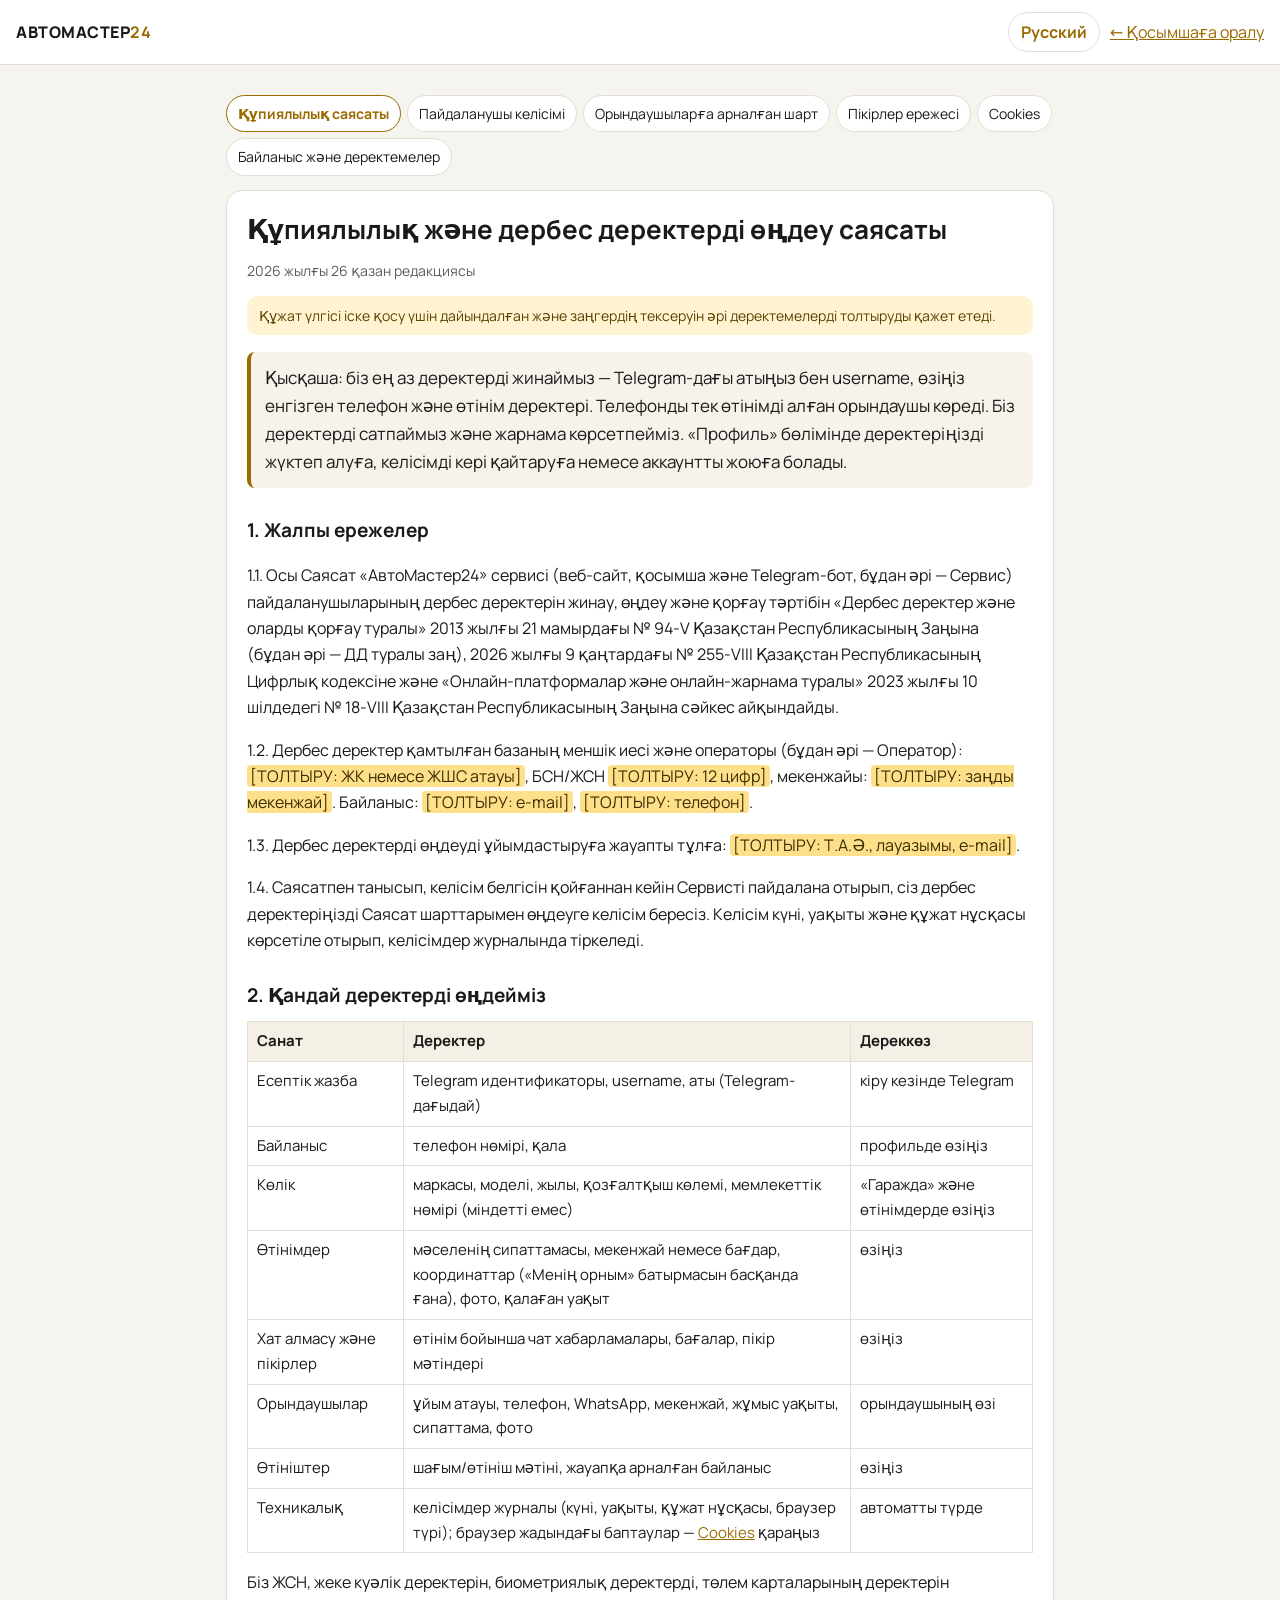
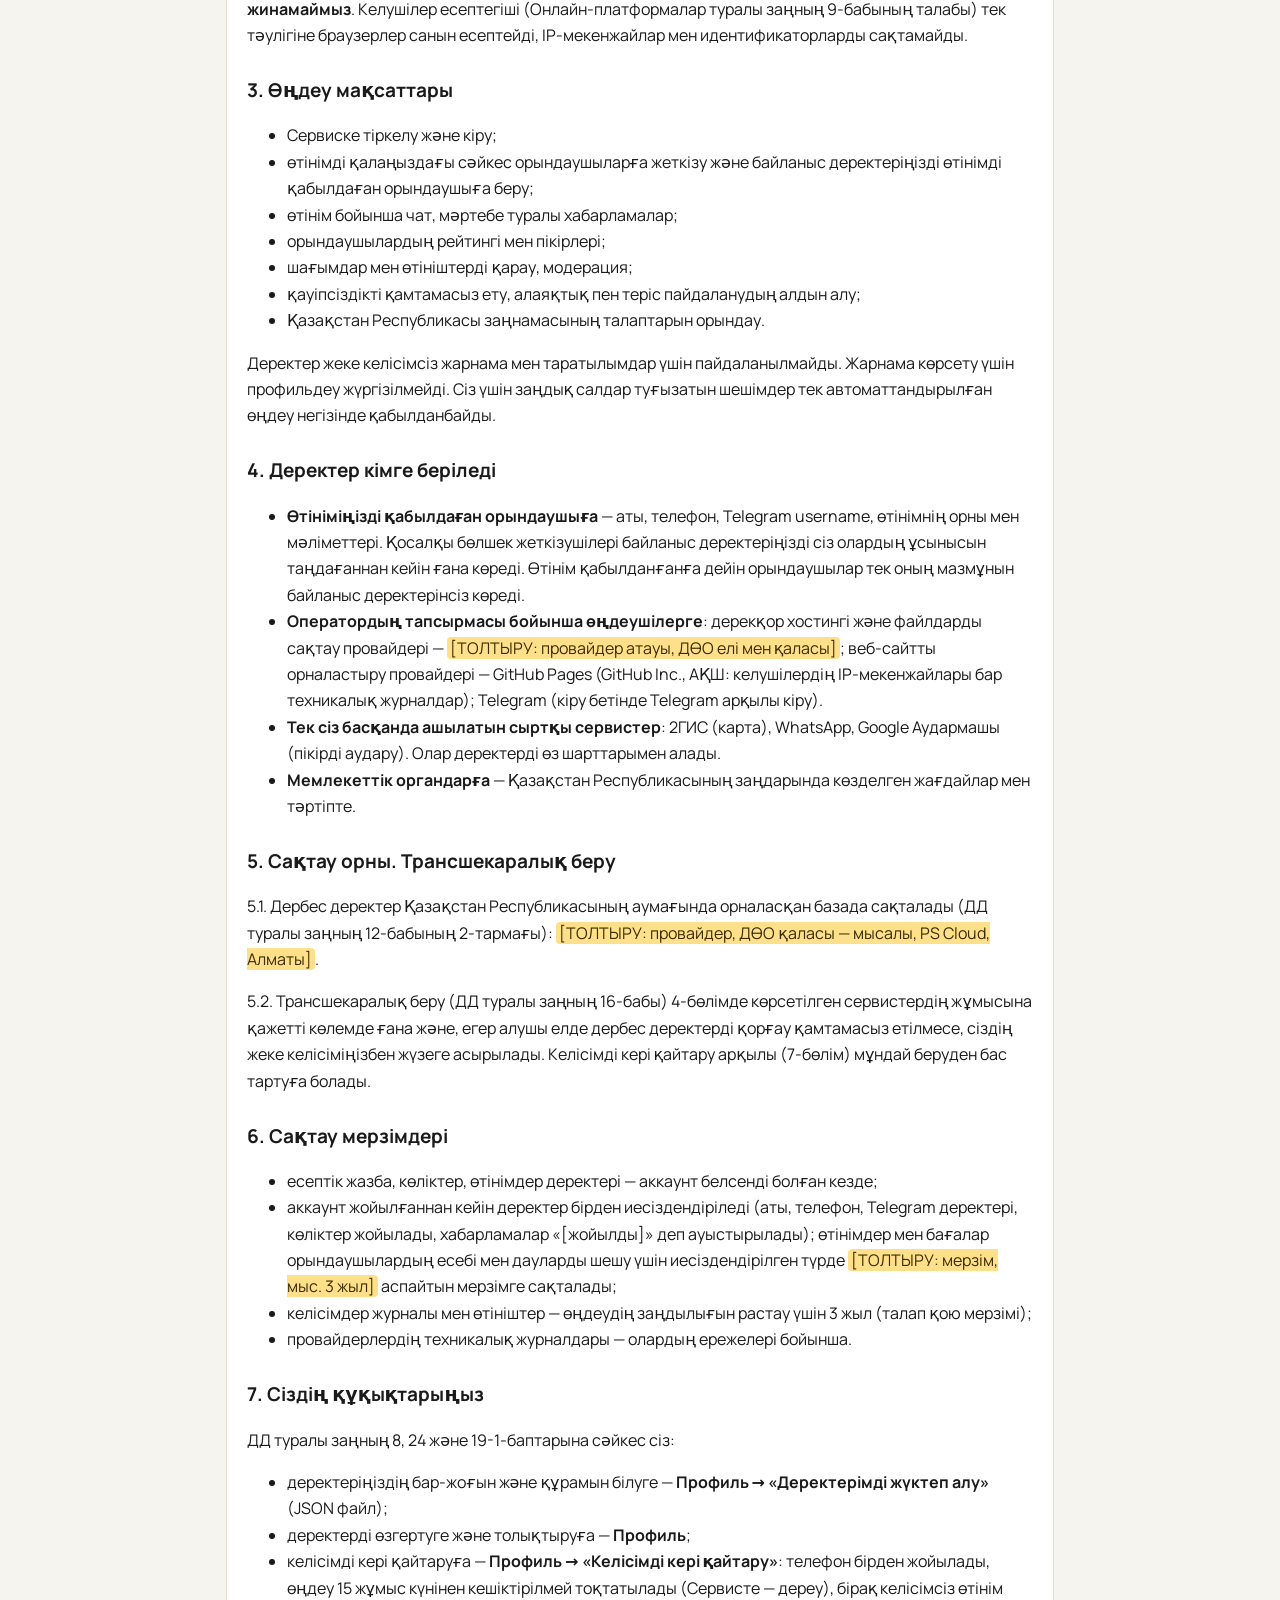
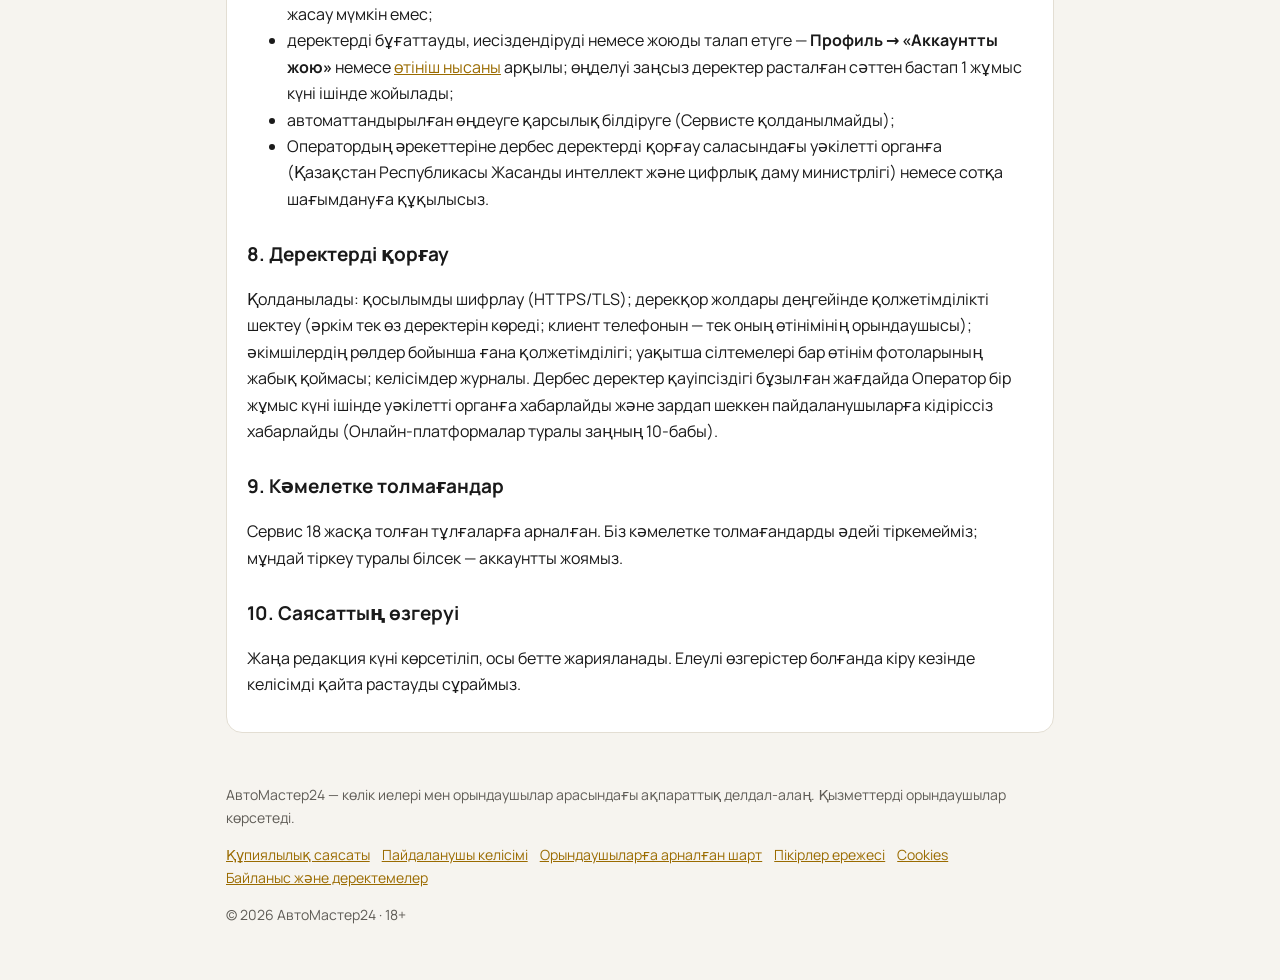
<file: site/legal/kk/privacy.html>
<!doctype html>
<html lang="kk"><head><meta charset="utf-8"><meta name="viewport" content="width=device-width, initial-scale=1">
<title>Құпиялылық және дербес деректерді өңдеу саясаты — АвтоМастер24</title><meta name="robots" content="index,follow">
<meta name="description" content="Құпиялылық және дербес деректерді өңдеу саясаты сервиса АвтоМастер24 (Казахстан).">
<link rel="icon" href="../../assets/favicon.svg" type="image/svg+xml">
<link rel="alternate" hreflang="ru" href="../privacy.html">
<style>@import url("../../assets/fonts/fonts.css");
:root{--p:#9a6b00;--bg:#F6F4EF;--s1:#fff;--t:#1a1a1a;--m:#5f5c56;--line:#e3ded3}
@media (prefers-color-scheme:dark){:root{--p:#E8B84B;--bg:#0F0F0F;--s1:#181818;--t:#f2f2f2;--m:#a7a7a7;--line:#2a2a2a}}
*{box-sizing:border-box}body{margin:0;background:var(--bg);color:var(--t);font:16px/1.65 Manrope,system-ui,sans-serif}
a{color:var(--p)}.wrap{max-width:860px;margin:0 auto;padding:16px}
header{display:flex;gap:10px;align-items:center;flex-wrap:wrap;padding:12px 16px;border-bottom:1px solid var(--line);background:var(--s1);position:sticky;top:0}
.logo{font-weight:800;letter-spacing:.5px;color:var(--t);text-decoration:none;margin-right:auto}.logo b{color:var(--p)}
.lang{padding:6px 12px;border:1px solid var(--line);border-radius:999px;text-decoration:none;font-weight:700}
nav.docs{display:flex;gap:6px;flex-wrap:wrap;margin:14px 0}nav.docs a{padding:6px 11px;border-radius:999px;background:var(--s1);border:1px solid var(--line);text-decoration:none;font-size:14px;color:var(--t)}nav.docs a[aria-current]{border-color:var(--p);color:var(--p);font-weight:700}
article{background:var(--s1);border:1px solid var(--line);border-radius:16px;padding:18px 20px}
h1{font-size:26px;line-height:1.2;margin:.2em 0}h2{font-size:19px;margin:1.4em 0 .4em}.ver{color:var(--m);font-size:14px}
.lead{font-size:17px;padding:12px 14px;border-left:4px solid var(--p);background:color-mix(in srgb,var(--p) 8%,transparent);border-radius:8px}
.summary{border:1px solid var(--p);border-radius:12px;padding:4px 16px;margin:12px 0}
table{border-collapse:collapse;width:100%;margin:10px 0;font-size:15px}td,th{border:1px solid var(--line);padding:7px 9px;text-align:left;vertical-align:top}th{background:color-mix(in srgb,var(--p) 10%,transparent)}
mark.fill{background:#ffe08a;color:#3a2c00;padding:0 3px;border-radius:4px}
.mono{font-family:'JetBrains Mono',monospace;font-size:13px}.muted{color:var(--m)}.small{font-size:14px}
.btn{display:inline-block;padding:10px 16px;border-radius:12px;background:var(--p);color:#111!important;font-weight:800;text-decoration:none}
footer{color:var(--m);font-size:14px;padding:20px 16px 40px;max-width:860px;margin:0 auto}footer a{margin-right:12px;display:inline-block}
.note{background:#fff3d1;color:#5a4300;border-radius:10px;padding:8px 12px;font-size:14px}
:focus-visible{outline:3px solid var(--p);outline-offset:2px}.skip{position:absolute;left:-999px}.skip:focus{left:8px;top:8px;background:var(--p);color:#111;padding:6px 10px;z-index:9}
@media print{header,nav.docs,footer{display:none}article{border:0}}</style></head>
<body><a class="skip" href="#doc">Мазмұнға өту</a>
<header><a class="logo" href="../../?lang=kk">АВТОМАСТЕР<b>24</b></a><a class="lang" href="../privacy.html" lang="ru">Русский</a><a href="../../?lang=kk">← Қосымшаға оралу</a></header>
<div class="wrap"><nav class="docs" aria-label="Құжаттар"><a href="privacy.html" aria-current="page">Құпиялылық саясаты</a><a href="terms.html">Пайдаланушы келісімі</a><a href="offer.html">Орындаушыларға арналған шарт</a><a href="reviews.html">Пікірлер ережесі</a><a href="cookies.html">Cookies</a><a href="contacts.html">Байланыс және деректемелер</a></nav>
<article id="doc"><h1>Құпиялылық және дербес деректерді өңдеу саясаты</h1><p class="ver">2026 жылғы 26 қазан редакциясы</p><p class="note">Құжат үлгісі іске қосу үшін дайындалған және заңгердің тексеруін әрі деректемелерді толтыруды қажет етеді.</p>
<p class="lead">Қысқаша: біз ең аз деректерді жинаймыз — Telegram-дағы атыңыз бен username, өзіңіз енгізген телефон және өтінім деректері. Телефонды тек өтінімді алған орындаушы көреді. Біз деректерді сатпаймыз және жарнама көрсетпейміз. «Профиль» бөлімінде деректеріңізді жүктеп алуға, келісімді кері қайтаруға немесе аккаунтты жоюға болады.</p>
<h2>1. Жалпы ережелер</h2>
<p>1.1. Осы Саясат «АвтоМастер24» сервисі (веб-сайт, қосымша және Telegram-бот, бұдан әрі — Сервис) пайдаланушыларының дербес деректерін жинау, өңдеу және қорғау тәртібін «Дербес деректер және оларды қорғау туралы» 2013 жылғы 21 мамырдағы № 94-V Қазақстан Республикасының Заңына (бұдан әрі — ДД туралы заң), 2026 жылғы 9 қаңтардағы № 255-VIII Қазақстан Республикасының Цифрлық кодексіне және «Онлайн-платформалар және онлайн-жарнама туралы» 2023 жылғы 10 шілдедегі № 18-VIII Қазақстан Республикасының Заңына сәйкес айқындайды.</p>
<p>1.2. Дербес деректер қамтылған базаның меншік иесі және операторы (бұдан әрі — Оператор): <mark class="fill">[ТОЛТЫРУ: ЖК немесе ЖШС атауы]</mark>, БСН/ЖСН <mark class="fill">[ТОЛТЫРУ: 12 цифр]</mark>, мекенжайы: <mark class="fill">[ТОЛТЫРУ: заңды мекенжай]</mark>. Байланыс: <mark class="fill">[ТОЛТЫРУ: e-mail]</mark>, <mark class="fill">[ТОЛТЫРУ: телефон]</mark>.</p>
<p>1.3. Дербес деректерді өңдеуді ұйымдастыруға жауапты тұлға: <mark class="fill">[ТОЛТЫРУ: Т.А.Ә., лауазымы, e-mail]</mark>.</p>
<p>1.4. Саясатпен танысып, келісім белгісін қойғаннан кейін Сервисті пайдалана отырып, сіз дербес деректеріңізді Саясат шарттарымен өңдеуге келісім бересіз. Келісім күні, уақыты және құжат нұсқасы көрсетіле отырып, келісімдер журналында тіркеледі.</p>
<h2>2. Қандай деректерді өңдейміз</h2>
<table><tr><th>Санат</th><th>Деректер</th><th>Дереккөз</th></tr>
<tr><td>Есептік жазба</td><td>Telegram идентификаторы, username, аты (Telegram-дағыдай)</td><td>кіру кезінде Telegram</td></tr>
<tr><td>Байланыс</td><td>телефон нөмірі, қала</td><td>профильде өзіңіз</td></tr>
<tr><td>Көлік</td><td>маркасы, моделі, жылы, қозғалтқыш көлемі, мемлекеттік нөмірі (міндетті емес)</td><td>«Гаражда» және өтінімдерде өзіңіз</td></tr>
<tr><td>Өтінімдер</td><td>мәселенің сипаттамасы, мекенжай немесе бағдар, координаттар («Менің орным» батырмасын басқанда ғана), фото, қалаған уақыт</td><td>өзіңіз</td></tr>
<tr><td>Хат алмасу және пікірлер</td><td>өтінім бойынша чат хабарламалары, бағалар, пікір мәтіндері</td><td>өзіңіз</td></tr>
<tr><td>Орындаушылар</td><td>ұйым атауы, телефон, WhatsApp, мекенжай, жұмыс уақыты, сипаттама, фото</td><td>орындаушының өзі</td></tr>
<tr><td>Өтініштер</td><td>шағым/өтініш мәтіні, жауапқа арналған байланыс</td><td>өзіңіз</td></tr>
<tr><td>Техникалық</td><td>келісімдер журналы (күні, уақыты, құжат нұсқасы, браузер түрі); браузер жадындағы баптаулар — <a href="cookies.html">Cookies</a> қараңыз</td><td>автоматты түрде</td></tr></table>
<p>Біз ЖСН, жеке куәлік деректерін, биометриялық деректерді, төлем карталарының деректерін <b>жинамаймыз</b>. Келушілер есептегіші (Онлайн-платформалар туралы заңның 9-бабының талабы) тек тәулігіне браузерлер санын есептейді, IP-мекенжайлар мен идентификаторларды сақтамайды.</p>
<h2>3. Өңдеу мақсаттары</h2>
<ul><li>Сервиске тіркелу және кіру;</li><li>өтінімді қалаңыздағы сәйкес орындаушыларға жеткізу және байланыс деректеріңізді өтінімді қабылдаған орындаушыға беру;</li><li>өтінім бойынша чат, мәртебе туралы хабарламалар;</li><li>орындаушылардың рейтингі мен пікірлері;</li><li>шағымдар мен өтініштерді қарау, модерация;</li><li>қауіпсіздікті қамтамасыз ету, алаяқтық пен теріс пайдаланудың алдын алу;</li><li>Қазақстан Республикасы заңнамасының талаптарын орындау.</li></ul>
<p>Деректер жеке келісімсіз жарнама мен таратылымдар үшін пайдаланылмайды. Жарнама көрсету үшін профильдеу жүргізілмейді. Сіз үшін заңдық салдар туғызатын шешімдер тек автоматтандырылған өңдеу негізінде қабылданбайды.</p>
<h2>4. Деректер кімге беріледі</h2>
<ul><li><b>Өтініміңізді қабылдаған орындаушыға</b> — аты, телефон, Telegram username, өтінімнің орны мен мәліметтері. Қосалқы бөлшек жеткізушілері байланыс деректеріңізді сіз олардың ұсынысын таңдағаннан кейін ғана көреді. Өтінім қабылданғанға дейін орындаушылар тек оның мазмұнын байланыс деректерінсіз көреді.</li>
<li><b>Оператордың тапсырмасы бойынша өңдеушілерге</b>: дерекқор хостингі және файлдарды сақтау провайдері — <mark class="fill">[ТОЛТЫРУ: провайдер атауы, ДӨО елі мен қаласы]</mark>; веб-сайтты орналастыру провайдері — GitHub Pages (GitHub Inc., АҚШ: келушілердің IP-мекенжайлары бар техникалық журналдар); Telegram (кіру бетінде Telegram арқылы кіру).</li>
<li><b>Тек сіз басқанда ашылатын сыртқы сервистер</b>: 2ГИС (карта), WhatsApp, Google Аудармашы (пікірді аудару). Олар деректерді өз шарттарымен алады.</li>
<li><b>Мемлекеттік органдарға</b> — Қазақстан Республикасының заңдарында көзделген жағдайлар мен тәртіпте.</li></ul>
<h2>5. Сақтау орны. Трансшекаралық беру</h2>
<p>5.1. Дербес деректер Қазақстан Республикасының аумағында орналасқан базада сақталады (ДД туралы заңның 12-бабының 2-тармағы): <mark class="fill">[ТОЛТЫРУ: провайдер, ДӨО қаласы — мысалы, PS Cloud, Алматы]</mark>.</p>
<p>5.2. Трансшекаралық беру (ДД туралы заңның 16-бабы) 4-бөлімде көрсетілген сервистердің жұмысына қажетті көлемде ғана және, егер алушы елде дербес деректерді қорғау қамтамасыз етілмесе, сіздің жеке келісіміңізбен жүзеге асырылады. Келісімді кері қайтару арқылы (7-бөлім) мұндай беруден бас тартуға болады.</p>
<h2>6. Сақтау мерзімдері</h2>
<ul><li>есептік жазба, көліктер, өтінімдер деректері — аккаунт белсенді болған кезде;</li><li>аккаунт жойылғаннан кейін деректер бірден иесіздендіріледі (аты, телефон, Telegram деректері, көліктер жойылады, хабарламалар «[жойылды]» деп ауыстырылады); өтінімдер мен бағалар орындаушылардың есебі мен дауларды шешу үшін иесіздендірілген түрде <mark class="fill">[ТОЛТЫРУ: мерзім, мыс. 3 жыл]</mark> аспайтын мерзімге сақталады;</li><li>келісімдер журналы мен өтініштер — өңдеудің заңдылығын растау үшін 3 жыл (талап қою мерзімі);</li><li>провайдерлердің техникалық журналдары — олардың ережелері бойынша.</li></ul>
<h2>7. Сіздің құқықтарыңыз</h2>
<p>ДД туралы заңның 8, 24 және 19-1-баптарына сәйкес сіз:</p>
<ul><li>деректеріңіздің бар-жоғын және құрамын білуге — <b>Профиль → «Деректерімді жүктеп алу»</b> (JSON файл);</li>
<li>деректерді өзгертуге және толықтыруға — <b>Профиль</b>;</li>
<li>келісімді кері қайтаруға — <b>Профиль → «Келісімді кері қайтару»</b>: телефон бірден жойылады, өңдеу 15 жұмыс күнінен кешіктірілмей тоқтатылады (Сервисте — дереу), бірақ келісімсіз өтінім жасау мүмкін емес;</li>
<li>деректерді бұғаттауды, иесіздендіруді немесе жоюды талап етуге — <b>Профиль → «Аккаунтты жою»</b> немесе <a href="../../?lang=kk#/complaint?type=personal_data">өтініш нысаны</a> арқылы; өңделуі заңсыз деректер расталған сәттен бастап 1 жұмыс күні ішінде жойылады;</li>
<li>автоматтандырылған өңдеуге қарсылық білдіруге (Сервисте қолданылмайды);</li>
<li>Оператордың әрекеттеріне дербес деректерді қорғау саласындағы уәкілетті органға (Қазақстан Республикасы Жасанды интеллект және цифрлық даму министрлігі) немесе сотқа шағымдануға құқылысыз.</li></ul>
<h2>8. Деректерді қорғау</h2>
<p>Қолданылады: қосылымды шифрлау (HTTPS/TLS); дерекқор жолдары деңгейінде қолжетімділікті шектеу (әркім тек өз деректерін көреді; клиент телефонын — тек оның өтінімінің орындаушысы); әкімшілердің рөлдер бойынша ғана қолжетімділігі; уақытша сілтемелері бар өтінім фотоларының жабық қоймасы; келісімдер журналы. Дербес деректер қауіпсіздігі бұзылған жағдайда Оператор бір жұмыс күні ішінде уәкілетті органға хабарлайды және зардап шеккен пайдаланушыларға кідіріссіз хабарлайды (Онлайн-платформалар туралы заңның 10-бабы).</p>
<h2>9. Кәмелетке толмағандар</h2>
<p>Сервис 18 жасқа толған тұлғаларға арналған. Біз кәмелетке толмағандарды әдейі тіркемейміз; мұндай тіркеу туралы білсек — аккаунтты жоямыз.</p>
<h2>10. Саясаттың өзгеруі</h2>
<p>Жаңа редакция күні көрсетіліп, осы бетте жарияланады. Елеулі өзгерістер болғанда кіру кезінде келісімді қайта растауды сұраймыз.</p>
</article></div>
<footer><p>АвтоМастер24 — көлік иелері мен орындаушылар арасындағы ақпараттық делдал-алаң. Қызметтерді орындаушылар көрсетеді.</p><p><a href="privacy.html">Құпиялылық саясаты</a><a href="terms.html">Пайдаланушы келісімі</a><a href="offer.html">Орындаушыларға арналған шарт</a><a href="reviews.html">Пікірлер ережесі</a><a href="cookies.html">Cookies</a><a href="contacts.html">Байланыс және деректемелер</a></p><p>© 2026 АвтоМастер24 · 18+</p></footer>
</body></html>
</file>
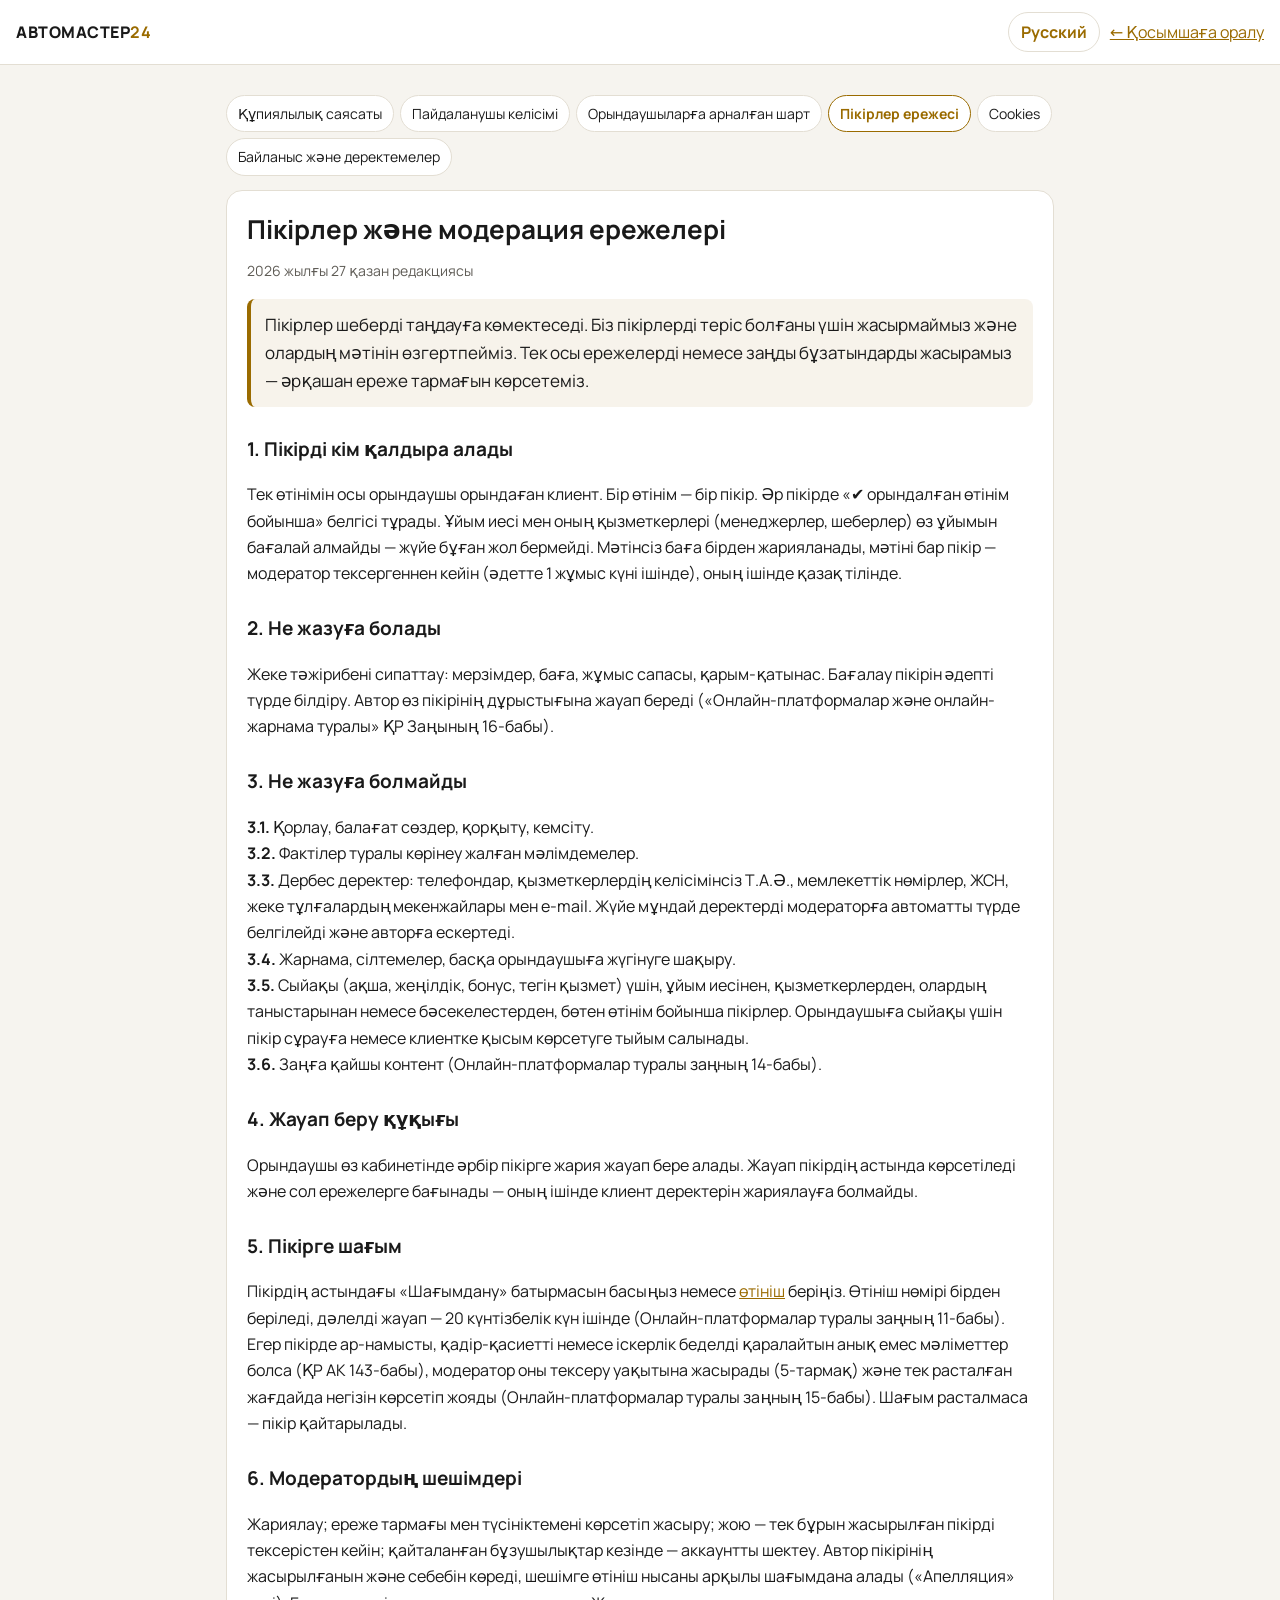
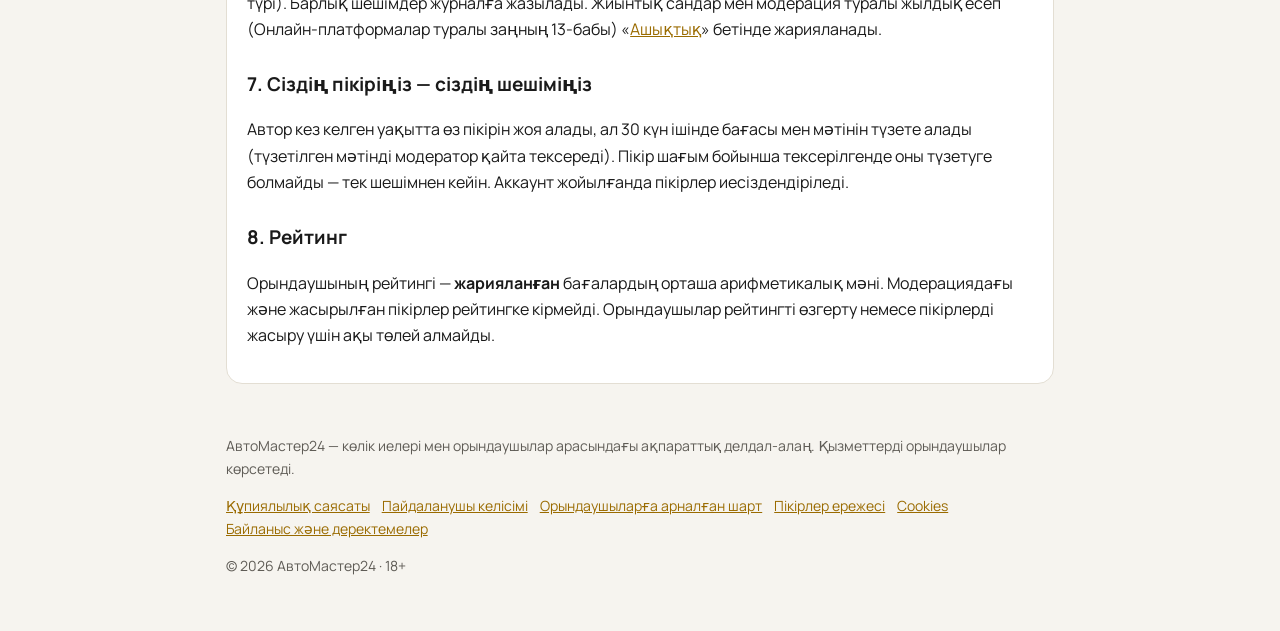
<file: site/legal/kk/reviews.html>
<!doctype html>
<html lang="kk"><head><meta charset="utf-8"><meta name="viewport" content="width=device-width, initial-scale=1">
<title>Пікірлер және модерация ережелері — АвтоМастер24</title><meta name="robots" content="index,follow">
<meta name="description" content="Пікірлер және модерация ережелері сервиса АвтоМастер24 (Казахстан).">
<link rel="icon" href="../../assets/favicon.svg" type="image/svg+xml">
<link rel="alternate" hreflang="ru" href="../reviews.html">
<style>@import url("../../assets/fonts/fonts.css");
:root{--p:#9a6b00;--bg:#F6F4EF;--s1:#fff;--t:#1a1a1a;--m:#5f5c56;--line:#e3ded3}
@media (prefers-color-scheme:dark){:root{--p:#E8B84B;--bg:#0F0F0F;--s1:#181818;--t:#f2f2f2;--m:#a7a7a7;--line:#2a2a2a}}
*{box-sizing:border-box}body{margin:0;background:var(--bg);color:var(--t);font:16px/1.65 Manrope,system-ui,sans-serif}
a{color:var(--p)}.wrap{max-width:860px;margin:0 auto;padding:16px}
header{display:flex;gap:10px;align-items:center;flex-wrap:wrap;padding:12px 16px;border-bottom:1px solid var(--line);background:var(--s1);position:sticky;top:0}
.logo{font-weight:800;letter-spacing:.5px;color:var(--t);text-decoration:none;margin-right:auto}.logo b{color:var(--p)}
.lang{padding:6px 12px;border:1px solid var(--line);border-radius:999px;text-decoration:none;font-weight:700}
nav.docs{display:flex;gap:6px;flex-wrap:wrap;margin:14px 0}nav.docs a{padding:6px 11px;border-radius:999px;background:var(--s1);border:1px solid var(--line);text-decoration:none;font-size:14px;color:var(--t)}nav.docs a[aria-current]{border-color:var(--p);color:var(--p);font-weight:700}
article{background:var(--s1);border:1px solid var(--line);border-radius:16px;padding:18px 20px}
h1{font-size:26px;line-height:1.2;margin:.2em 0}h2{font-size:19px;margin:1.4em 0 .4em}.ver{color:var(--m);font-size:14px}
.lead{font-size:17px;padding:12px 14px;border-left:4px solid var(--p);background:color-mix(in srgb,var(--p) 8%,transparent);border-radius:8px}
.summary{border:1px solid var(--p);border-radius:12px;padding:4px 16px;margin:12px 0}
table{border-collapse:collapse;width:100%;margin:10px 0;font-size:15px}td,th{border:1px solid var(--line);padding:7px 9px;text-align:left;vertical-align:top}th{background:color-mix(in srgb,var(--p) 10%,transparent)}
mark.fill{background:#ffe08a;color:#3a2c00;padding:0 3px;border-radius:4px}
.mono{font-family:'JetBrains Mono',monospace;font-size:13px}.muted{color:var(--m)}.small{font-size:14px}
.btn{display:inline-block;padding:10px 16px;border-radius:12px;background:var(--p);color:#111!important;font-weight:800;text-decoration:none}
footer{color:var(--m);font-size:14px;padding:20px 16px 40px;max-width:860px;margin:0 auto}footer a{margin-right:12px;display:inline-block}
.note{background:#fff3d1;color:#5a4300;border-radius:10px;padding:8px 12px;font-size:14px}
:focus-visible{outline:3px solid var(--p);outline-offset:2px}.skip{position:absolute;left:-999px}.skip:focus{left:8px;top:8px;background:var(--p);color:#111;padding:6px 10px;z-index:9}
@media print{header,nav.docs,footer{display:none}article{border:0}}</style></head>
<body><a class="skip" href="#doc">Мазмұнға өту</a>
<header><a class="logo" href="../../?lang=kk">АВТОМАСТЕР<b>24</b></a><a class="lang" href="../reviews.html" lang="ru">Русский</a><a href="../../?lang=kk">← Қосымшаға оралу</a></header>
<div class="wrap"><nav class="docs" aria-label="Құжаттар"><a href="privacy.html">Құпиялылық саясаты</a><a href="terms.html">Пайдаланушы келісімі</a><a href="offer.html">Орындаушыларға арналған шарт</a><a href="reviews.html" aria-current="page">Пікірлер ережесі</a><a href="cookies.html">Cookies</a><a href="contacts.html">Байланыс және деректемелер</a></nav>
<article id="doc"><h1>Пікірлер және модерация ережелері</h1><p class="ver">2026 жылғы 27 қазан редакциясы</p>
<p class="lead">Пікірлер шеберді таңдауға көмектеседі. Біз пікірлерді теріс болғаны үшін жасырмаймыз және олардың мәтінін өзгертпейміз. Тек осы ережелерді немесе заңды бұзатындарды жасырамыз — әрқашан ереже тармағын көрсетеміз.</p>
<h2>1. Пікірді кім қалдыра алады</h2>
<p>Тек өтінімін осы орындаушы орындаған клиент. Бір өтінім — бір пікір. Әр пікірде «✔ орындалған өтінім бойынша» белгісі тұрады. Ұйым иесі мен оның қызметкерлері (менеджерлер, шеберлер) өз ұйымын бағалай алмайды — жүйе бұған жол бермейді. Мәтінсіз баға бірден жарияланады, мәтіні бар пікір — модератор тексергеннен кейін (әдетте 1 жұмыс күні ішінде), оның ішінде қазақ тілінде.</p>
<h2>2. Не жазуға болады</h2>
<p>Жеке тәжірибені сипаттау: мерзімдер, баға, жұмыс сапасы, қарым-қатынас. Бағалау пікірін әдепті түрде білдіру. Автор өз пікірінің дұрыстығына жауап береді («Онлайн-платформалар және онлайн-жарнама туралы» ҚР Заңының 16-бабы).</p>
<h2>3. Не жазуға болмайды</h2>
<ul class="rules" style="list-style:none;padding-left:0"><li><b>3.1.</b> Қорлау, балағат сөздер, қорқыту, кемсіту.</li><li><b>3.2.</b> Фактілер туралы көрінеу жалған мәлімдемелер.</li><li><b>3.3.</b> Дербес деректер: телефондар, қызметкерлердің келісімінсіз Т.А.Ә., мемлекеттік нөмірлер, ЖСН, жеке тұлғалардың мекенжайлары мен e-mail. Жүйе мұндай деректерді модераторға автоматты түрде белгілейді және авторға ескертеді.</li><li><b>3.4.</b> Жарнама, сілтемелер, басқа орындаушыға жүгінуге шақыру.</li><li><b>3.5.</b> Сыйақы (ақша, жеңілдік, бонус, тегін қызмет) үшін, ұйым иесінен, қызметкерлерден, олардың таныстарынан немесе бәсекелестерден, бөтен өтінім бойынша пікірлер. Орындаушыға сыйақы үшін пікір сұрауға немесе клиентке қысым көрсетуге тыйым салынады.</li><li><b>3.6.</b> Заңға қайшы контент (Онлайн-платформалар туралы заңның 14-бабы).</li></ul>
<h2>4. Жауап беру құқығы</h2>
<p>Орындаушы өз кабинетінде әрбір пікірге жария жауап бере алады. Жауап пікірдің астында көрсетіледі және сол ережелерге бағынады — оның ішінде клиент деректерін жариялауға болмайды.</p>
<h2>5. Пікірге шағым</h2>
<p>Пікірдің астындағы «Шағымдану» батырмасын басыңыз немесе <a href="../../?lang=kk#/complaint?type=review">өтініш</a> беріңіз. Өтініш нөмірі бірден беріледі, дәлелді жауап — 20 күнтізбелік күн ішінде (Онлайн-платформалар туралы заңның 11-бабы). Егер пікірде ар-намысты, қадір-қасиетті немесе іскерлік беделді қаралайтын анық емес мәліметтер болса (ҚР АК 143-бабы), модератор оны тексеру уақытына жасырады (5-тармақ) және тек расталған жағдайда негізін көрсетіп жояды (Онлайн-платформалар туралы заңның 15-бабы). Шағым расталмаса — пікір қайтарылады.</p>
<h2>6. Модератордың шешімдері</h2>
<p>Жариялау; ереже тармағы мен түсініктемені көрсетіп жасыру; жою — тек бұрын жасырылған пікірді тексерістен кейін; қайталанған бұзушылықтар кезінде — аккаунтты шектеу. Автор пікірінің жасырылғанын және себебін көреді, шешімге өтініш нысаны арқылы шағымдана алады («Апелляция» түрі). Барлық шешімдер журналға жазылады. Жиынтық сандар мен модерация туралы жылдық есеп (Онлайн-платформалар туралы заңның 13-бабы) «<a href="../../?lang=kk#/transparency">Ашықтық</a>» бетінде жарияланады.</p>
<h2>7. Сіздің пікіріңіз — сіздің шешіміңіз</h2>
<p>Автор кез келген уақытта өз пікірін жоя алады, ал 30 күн ішінде бағасы мен мәтінін түзете алады (түзетілген мәтінді модератор қайта тексереді). Пікір шағым бойынша тексерілгенде оны түзетуге болмайды — тек шешімнен кейін. Аккаунт жойылғанда пікірлер иесіздендіріледі.</p>
<h2>8. Рейтинг</h2>
<p>Орындаушының рейтингі — <b>жарияланған</b> бағалардың орташа арифметикалық мәні. Модерациядағы және жасырылған пікірлер рейтингке кірмейді. Орындаушылар рейтингті өзгерту немесе пікірлерді жасыру үшін ақы төлей алмайды.</p>
</article></div>
<footer><p>АвтоМастер24 — көлік иелері мен орындаушылар арасындағы ақпараттық делдал-алаң. Қызметтерді орындаушылар көрсетеді.</p><p><a href="privacy.html">Құпиялылық саясаты</a><a href="terms.html">Пайдаланушы келісімі</a><a href="offer.html">Орындаушыларға арналған шарт</a><a href="reviews.html">Пікірлер ережесі</a><a href="cookies.html">Cookies</a><a href="contacts.html">Байланыс және деректемелер</a></p><p>© 2026 АвтоМастер24 · 18+</p></footer>
</body></html>
</file>
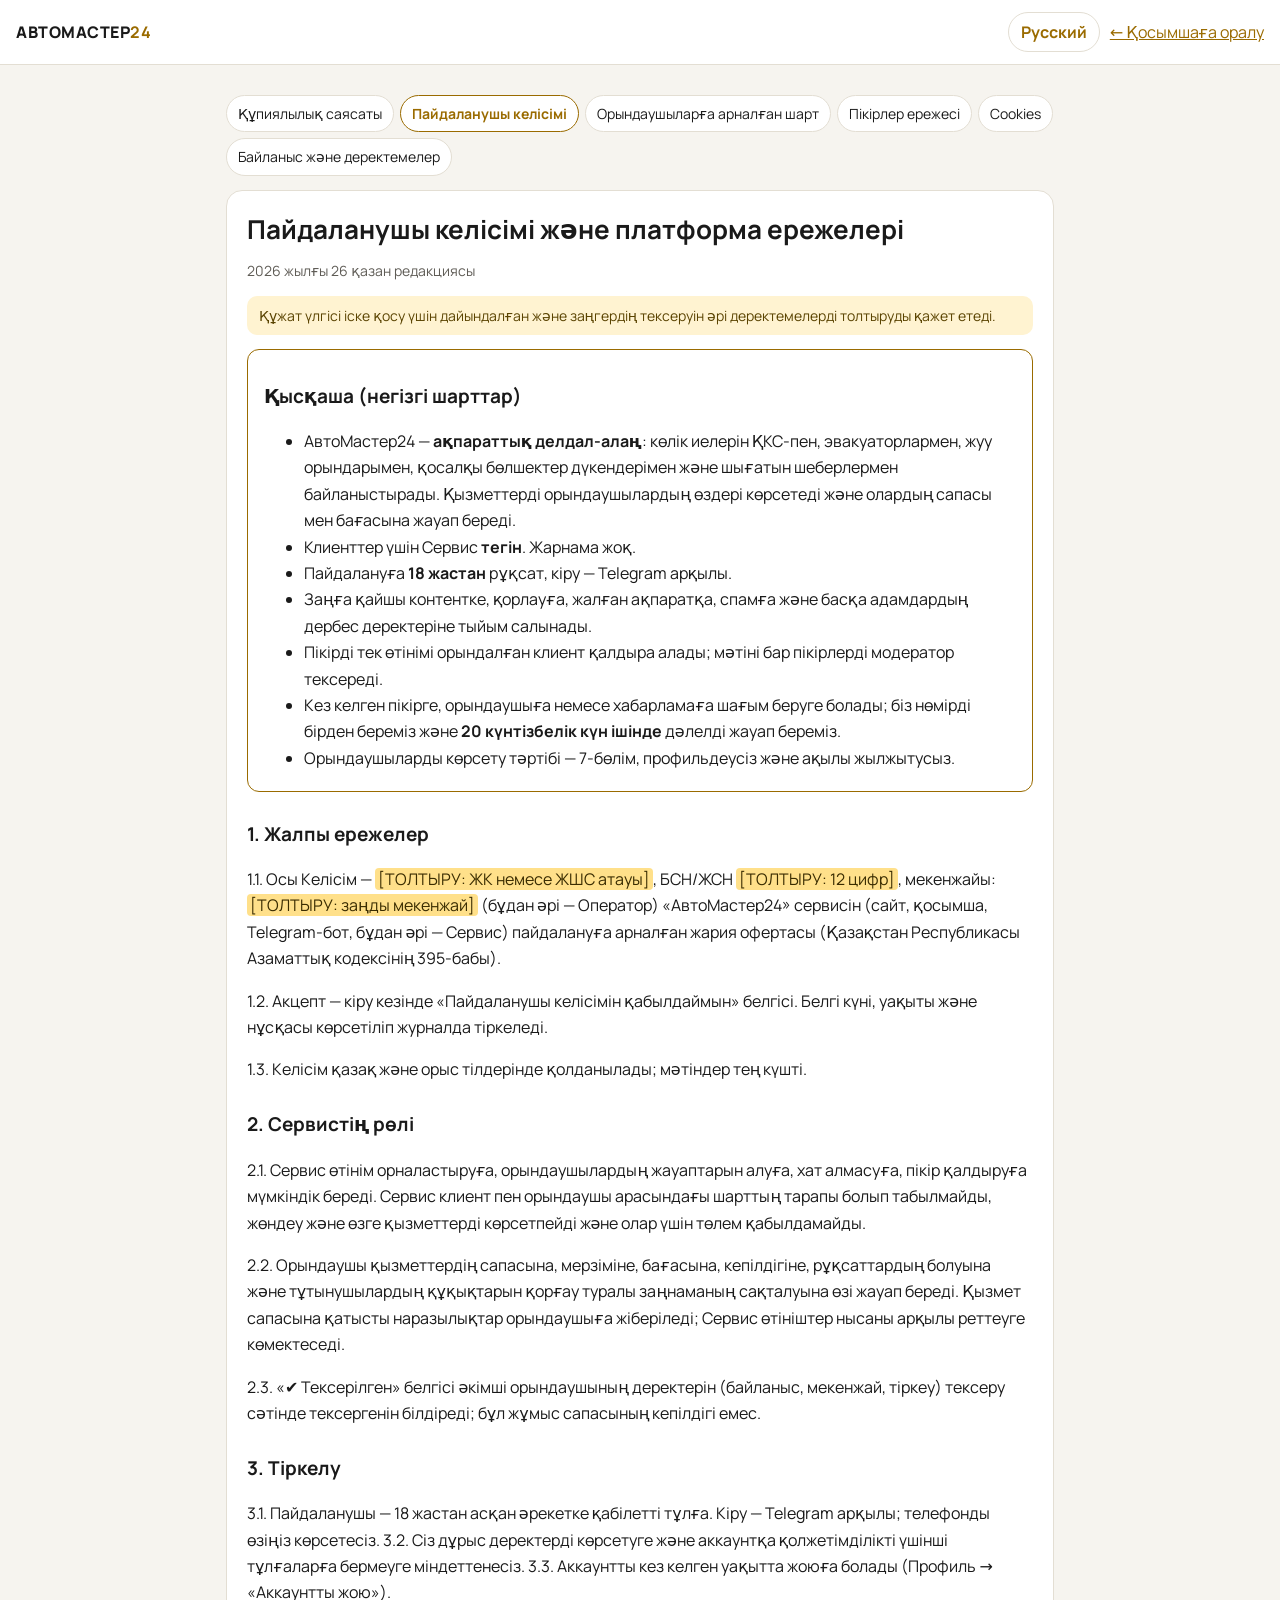
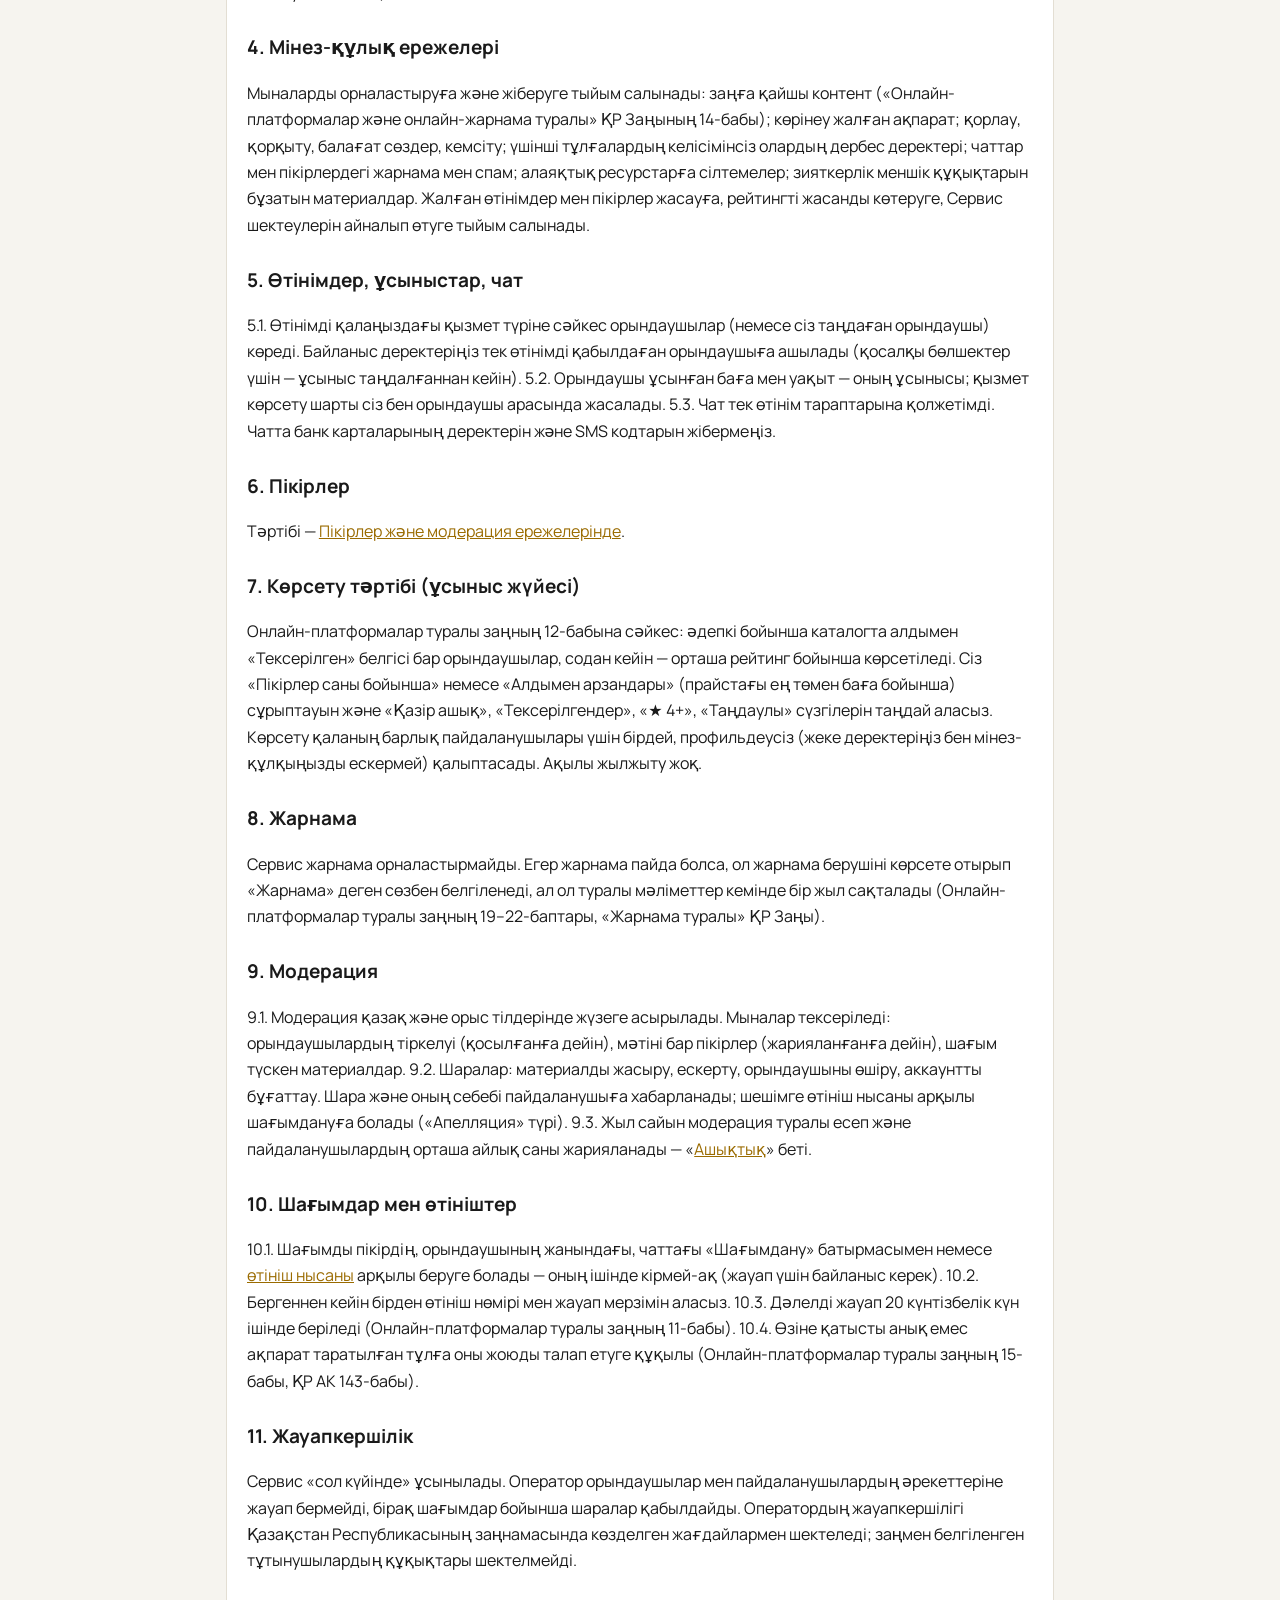
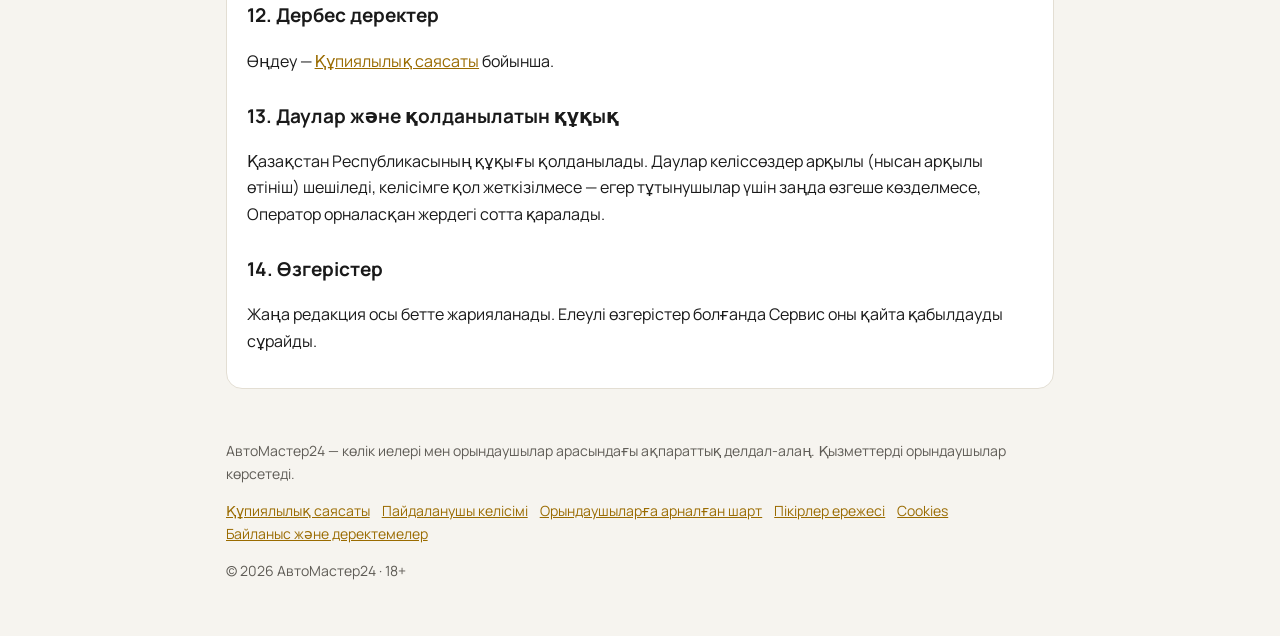
<file: site/legal/kk/terms.html>
<!doctype html>
<html lang="kk"><head><meta charset="utf-8"><meta name="viewport" content="width=device-width, initial-scale=1">
<title>Пайдаланушы келісімі және платформа ережелері — АвтоМастер24</title><meta name="robots" content="index,follow">
<meta name="description" content="Пайдаланушы келісімі және платформа ережелері сервиса АвтоМастер24 (Казахстан).">
<link rel="icon" href="../../assets/favicon.svg" type="image/svg+xml">
<link rel="alternate" hreflang="ru" href="../terms.html">
<style>@import url("../../assets/fonts/fonts.css");
:root{--p:#9a6b00;--bg:#F6F4EF;--s1:#fff;--t:#1a1a1a;--m:#5f5c56;--line:#e3ded3}
@media (prefers-color-scheme:dark){:root{--p:#E8B84B;--bg:#0F0F0F;--s1:#181818;--t:#f2f2f2;--m:#a7a7a7;--line:#2a2a2a}}
*{box-sizing:border-box}body{margin:0;background:var(--bg);color:var(--t);font:16px/1.65 Manrope,system-ui,sans-serif}
a{color:var(--p)}.wrap{max-width:860px;margin:0 auto;padding:16px}
header{display:flex;gap:10px;align-items:center;flex-wrap:wrap;padding:12px 16px;border-bottom:1px solid var(--line);background:var(--s1);position:sticky;top:0}
.logo{font-weight:800;letter-spacing:.5px;color:var(--t);text-decoration:none;margin-right:auto}.logo b{color:var(--p)}
.lang{padding:6px 12px;border:1px solid var(--line);border-radius:999px;text-decoration:none;font-weight:700}
nav.docs{display:flex;gap:6px;flex-wrap:wrap;margin:14px 0}nav.docs a{padding:6px 11px;border-radius:999px;background:var(--s1);border:1px solid var(--line);text-decoration:none;font-size:14px;color:var(--t)}nav.docs a[aria-current]{border-color:var(--p);color:var(--p);font-weight:700}
article{background:var(--s1);border:1px solid var(--line);border-radius:16px;padding:18px 20px}
h1{font-size:26px;line-height:1.2;margin:.2em 0}h2{font-size:19px;margin:1.4em 0 .4em}.ver{color:var(--m);font-size:14px}
.lead{font-size:17px;padding:12px 14px;border-left:4px solid var(--p);background:color-mix(in srgb,var(--p) 8%,transparent);border-radius:8px}
.summary{border:1px solid var(--p);border-radius:12px;padding:4px 16px;margin:12px 0}
table{border-collapse:collapse;width:100%;margin:10px 0;font-size:15px}td,th{border:1px solid var(--line);padding:7px 9px;text-align:left;vertical-align:top}th{background:color-mix(in srgb,var(--p) 10%,transparent)}
mark.fill{background:#ffe08a;color:#3a2c00;padding:0 3px;border-radius:4px}
.mono{font-family:'JetBrains Mono',monospace;font-size:13px}.muted{color:var(--m)}.small{font-size:14px}
.btn{display:inline-block;padding:10px 16px;border-radius:12px;background:var(--p);color:#111!important;font-weight:800;text-decoration:none}
footer{color:var(--m);font-size:14px;padding:20px 16px 40px;max-width:860px;margin:0 auto}footer a{margin-right:12px;display:inline-block}
.note{background:#fff3d1;color:#5a4300;border-radius:10px;padding:8px 12px;font-size:14px}
:focus-visible{outline:3px solid var(--p);outline-offset:2px}.skip{position:absolute;left:-999px}.skip:focus{left:8px;top:8px;background:var(--p);color:#111;padding:6px 10px;z-index:9}
@media print{header,nav.docs,footer{display:none}article{border:0}}</style></head>
<body><a class="skip" href="#doc">Мазмұнға өту</a>
<header><a class="logo" href="../../?lang=kk">АВТОМАСТЕР<b>24</b></a><a class="lang" href="../terms.html" lang="ru">Русский</a><a href="../../?lang=kk">← Қосымшаға оралу</a></header>
<div class="wrap"><nav class="docs" aria-label="Құжаттар"><a href="privacy.html">Құпиялылық саясаты</a><a href="terms.html" aria-current="page">Пайдаланушы келісімі</a><a href="offer.html">Орындаушыларға арналған шарт</a><a href="reviews.html">Пікірлер ережесі</a><a href="cookies.html">Cookies</a><a href="contacts.html">Байланыс және деректемелер</a></nav>
<article id="doc"><h1>Пайдаланушы келісімі және платформа ережелері</h1><p class="ver">2026 жылғы 26 қазан редакциясы</p><p class="note">Құжат үлгісі іске қосу үшін дайындалған және заңгердің тексеруін әрі деректемелерді толтыруды қажет етеді.</p>
<div class="summary"><h2>Қысқаша (негізгі шарттар)</h2><ul>
<li>АвтоМастер24 — <b>ақпараттық делдал-алаң</b>: көлік иелерін ҚКС-пен, эвакуаторлармен, жуу орындарымен, қосалқы бөлшектер дүкендерімен және шығатын шеберлермен байланыстырады. Қызметтерді орындаушылардың өздері көрсетеді және олардың сапасы мен бағасына жауап береді.</li>
<li>Клиенттер үшін Сервис <b>тегін</b>. Жарнама жоқ.</li>
<li>Пайдалануға <b>18 жастан</b> рұқсат, кіру — Telegram арқылы.</li>
<li>Заңға қайшы контентке, қорлауға, жалған ақпаратқа, спамға және басқа адамдардың дербес деректеріне тыйым салынады.</li>
<li>Пікірді тек өтінімі орындалған клиент қалдыра алады; мәтіні бар пікірлерді модератор тексереді.</li>
<li>Кез келген пікірге, орындаушыға немесе хабарламаға шағым беруге болады; біз нөмірді бірден береміз және <b>20 күнтізбелік күн ішінде</b> дәлелді жауап береміз.</li>
<li>Орындаушыларды көрсету тәртібі — 7-бөлім, профильдеусіз және ақылы жылжытусыз.</li></ul></div>
<h2>1. Жалпы ережелер</h2>
<p>1.1. Осы Келісім — <mark class="fill">[ТОЛТЫРУ: ЖК немесе ЖШС атауы]</mark>, БСН/ЖСН <mark class="fill">[ТОЛТЫРУ: 12 цифр]</mark>, мекенжайы: <mark class="fill">[ТОЛТЫРУ: заңды мекенжай]</mark> (бұдан әрі — Оператор) «АвтоМастер24» сервисін (сайт, қосымша, Telegram-бот, бұдан әрі — Сервис) пайдалануға арналған жария офертасы (Қазақстан Республикасы Азаматтық кодексінің 395-бабы).</p>
<p>1.2. Акцепт — кіру кезінде «Пайдаланушы келісімін қабылдаймын» белгісі. Белгі күні, уақыты және нұсқасы көрсетіліп журналда тіркеледі.</p>
<p>1.3. Келісім қазақ және орыс тілдерінде қолданылады; мәтіндер тең күшті.</p>
<h2>2. Сервистің рөлі</h2>
<p>2.1. Сервис өтінім орналастыруға, орындаушылардың жауаптарын алуға, хат алмасуға, пікір қалдыруға мүмкіндік береді. Сервис клиент пен орындаушы арасындағы шарттың тарапы болып табылмайды, жөндеу және өзге қызметтерді көрсетпейді және олар үшін төлем қабылдамайды.</p>
<p>2.2. Орындаушы қызметтердің сапасына, мерзіміне, бағасына, кепілдігіне, рұқсаттардың болуына және тұтынушылардың құқықтарын қорғау туралы заңнаманың сақталуына өзі жауап береді. Қызмет сапасына қатысты наразылықтар орындаушыға жіберіледі; Сервис өтініштер нысаны арқылы реттеуге көмектеседі.</p>
<p>2.3. «✔ Тексерілген» белгісі әкімші орындаушының деректерін (байланыс, мекенжай, тіркеу) тексеру сәтінде тексергенін білдіреді; бұл жұмыс сапасының кепілдігі емес.</p>
<h2>3. Тіркелу</h2>
<p>3.1. Пайдаланушы — 18 жастан асқан әрекетке қабілетті тұлға. Кіру — Telegram арқылы; телефонды өзіңіз көрсетесіз. 3.2. Сіз дұрыс деректерді көрсетуге және аккаунтқа қолжетімділікті үшінші тұлғаларға бермеуге міндеттенесіз. 3.3. Аккаунтты кез келген уақытта жоюға болады (Профиль → «Аккаунтты жою»).</p>
<h2>4. Мінез-құлық ережелері</h2>
<p>Мыналарды орналастыруға және жіберуге тыйым салынады: заңға қайшы контент («Онлайн-платформалар және онлайн-жарнама туралы» ҚР Заңының 14-бабы); көрінеу жалған ақпарат; қорлау, қорқыту, балағат сөздер, кемсіту; үшінші тұлғалардың келісімінсіз олардың дербес деректері; чаттар мен пікірлердегі жарнама мен спам; алаяқтық ресурстарға сілтемелер; зияткерлік меншік құқықтарын бұзатын материалдар. Жалған өтінімдер мен пікірлер жасауға, рейтингті жасанды көтеруге, Сервис шектеулерін айналып өтуге тыйым салынады.</p>
<h2>5. Өтінімдер, ұсыныстар, чат</h2>
<p>5.1. Өтінімді қалаңыздағы қызмет түріне сәйкес орындаушылар (немесе сіз таңдаған орындаушы) көреді. Байланыс деректеріңіз тек өтінімді қабылдаған орындаушыға ашылады (қосалқы бөлшектер үшін — ұсыныс таңдалғаннан кейін). 5.2. Орындаушы ұсынған баға мен уақыт — оның ұсынысы; қызмет көрсету шарты сіз бен орындаушы арасында жасалады. 5.3. Чат тек өтінім тараптарына қолжетімді. Чатта банк карталарының деректерін және SMS кодтарын жібермеңіз.</p>
<h2>6. Пікірлер</h2>
<p>Тәртібі — <a href="reviews.html">Пікірлер және модерация ережелерінде</a>.</p>
<h2>7. Көрсету тәртібі (ұсыныс жүйесі)</h2>
<p>Онлайн-платформалар туралы заңның 12-бабына сәйкес: әдепкі бойынша каталогта алдымен «Тексерілген» белгісі бар орындаушылар, содан кейін — орташа рейтинг бойынша көрсетіледі. Сіз «Пікірлер саны бойынша» немесе «Алдымен арзандары» (прайстағы ең төмен баға бойынша) сұрыптауын және «Қазір ашық», «Тексерілгендер», «★ 4+», «Таңдаулы» сүзгілерін таңдай аласыз. Көрсету қаланың барлық пайдаланушылары үшін бірдей, профильдеусіз (жеке деректеріңіз бен мінез-құлқыңызды ескермей) қалыптасады. Ақылы жылжыту жоқ.</p>
<h2>8. Жарнама</h2>
<p>Сервис жарнама орналастырмайды. Егер жарнама пайда болса, ол жарнама берушіні көрсете отырып «Жарнама» деген сөзбен белгіленеді, ал ол туралы мәліметтер кемінде бір жыл сақталады (Онлайн-платформалар туралы заңның 19–22-баптары, «Жарнама туралы» ҚР Заңы).</p>
<h2>9. Модерация</h2>
<p>9.1. Модерация қазақ және орыс тілдерінде жүзеге асырылады. Мыналар тексеріледі: орындаушылардың тіркелуі (қосылғанға дейін), мәтіні бар пікірлер (жарияланғанға дейін), шағым түскен материалдар. 9.2. Шаралар: материалды жасыру, ескерту, орындаушыны өшіру, аккаунтты бұғаттау. Шара және оның себебі пайдаланушыға хабарланады; шешімге өтініш нысаны арқылы шағымдануға болады («Апелляция» түрі). 9.3. Жыл сайын модерация туралы есеп және пайдаланушылардың орташа айлық саны жарияланады — «<a href="../../?lang=kk#/transparency">Ашықтық</a>» беті.</p>
<h2>10. Шағымдар мен өтініштер</h2>
<p>10.1. Шағымды пікірдің, орындаушының жанындағы, чаттағы «Шағымдану» батырмасымен немесе <a href="../../?lang=kk#/complaint">өтініш нысаны</a> арқылы беруге болады — оның ішінде кірмей-ақ (жауап үшін байланыс керек). 10.2. Бергеннен кейін бірден өтініш нөмірі мен жауап мерзімін аласыз. 10.3. Дәлелді жауап 20 күнтізбелік күн ішінде беріледі (Онлайн-платформалар туралы заңның 11-бабы). 10.4. Өзіне қатысты анық емес ақпарат таратылған тұлға оны жоюды талап етуге құқылы (Онлайн-платформалар туралы заңның 15-бабы, ҚР АК 143-бабы).</p>
<h2>11. Жауапкершілік</h2>
<p>Сервис «сол күйінде» ұсынылады. Оператор орындаушылар мен пайдаланушылардың әрекеттеріне жауап бермейді, бірақ шағымдар бойынша шаралар қабылдайды. Оператордың жауапкершілігі Қазақстан Республикасының заңнамасында көзделген жағдайлармен шектеледі; заңмен белгіленген тұтынушылардың құқықтары шектелмейді.</p>
<h2>12. Дербес деректер</h2>
<p>Өңдеу — <a href="privacy.html">Құпиялылық саясаты</a> бойынша.</p>
<h2>13. Даулар және қолданылатын құқық</h2>
<p>Қазақстан Республикасының құқығы қолданылады. Даулар келіссөздер арқылы (нысан арқылы өтініш) шешіледі, келісімге қол жеткізілмесе — егер тұтынушылар үшін заңда өзгеше көзделмесе, Оператор орналасқан жердегі сотта қаралады.</p>
<h2>14. Өзгерістер</h2>
<p>Жаңа редакция осы бетте жарияланады. Елеулі өзгерістер болғанда Сервис оны қайта қабылдауды сұрайды.</p>
</article></div>
<footer><p>АвтоМастер24 — көлік иелері мен орындаушылар арасындағы ақпараттық делдал-алаң. Қызметтерді орындаушылар көрсетеді.</p><p><a href="privacy.html">Құпиялылық саясаты</a><a href="terms.html">Пайдаланушы келісімі</a><a href="offer.html">Орындаушыларға арналған шарт</a><a href="reviews.html">Пікірлер ережесі</a><a href="cookies.html">Cookies</a><a href="contacts.html">Байланыс және деректемелер</a></p><p>© 2026 АвтоМастер24 · 18+</p></footer>
</body></html>
</file>
